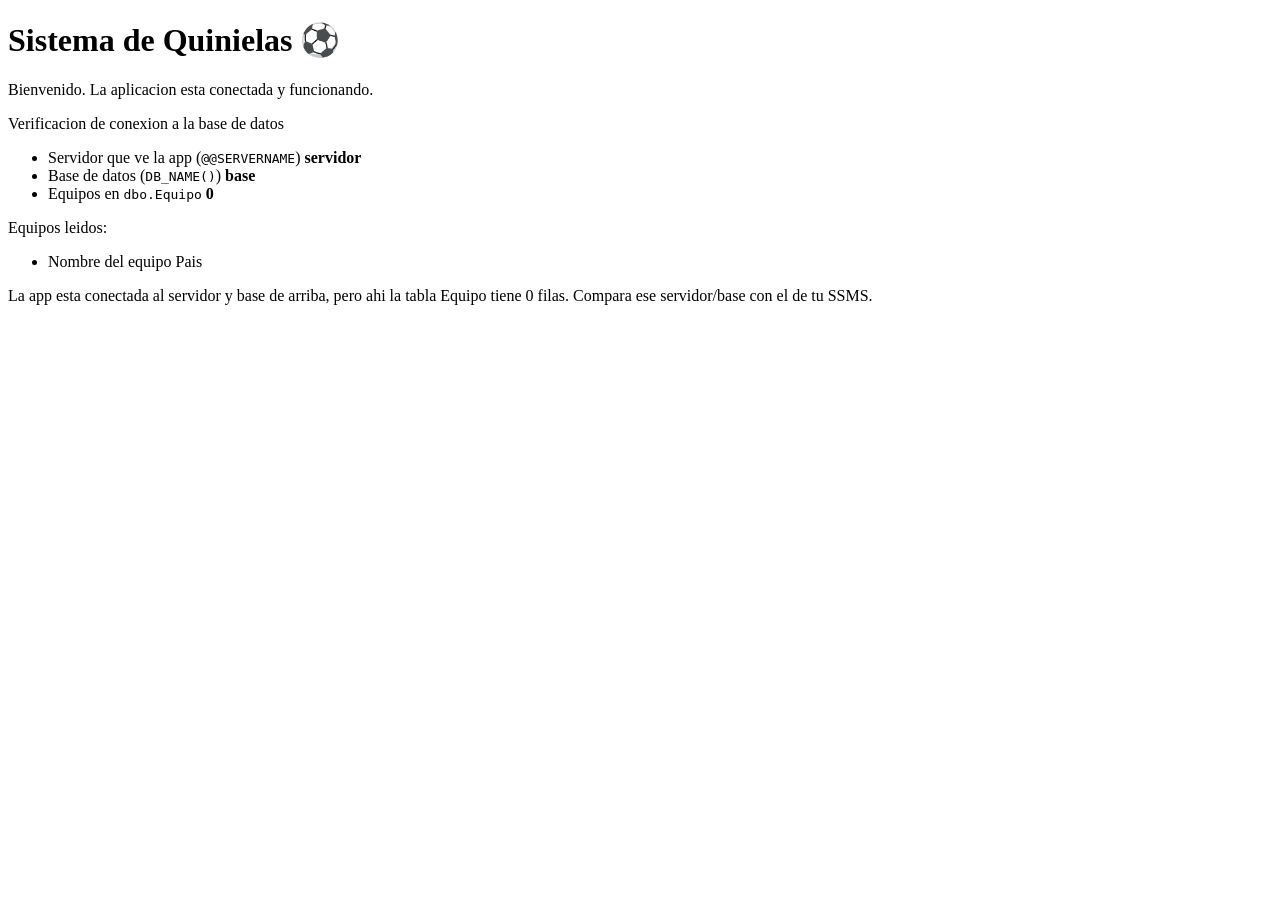
<file: src/main/resources/templates/index.html>
<!DOCTYPE html>
<html lang="es" xmlns:th="http://www.thymeleaf.org">

<head th:replace="~{fragments :: head('Inicio - Quiniela UNA')}"></head>

<body>
<nav th:replace="~{fragments :: navbar}"></nav>

<div class="container mt-4">
    <div th:replace="~{fragments :: alerts}"></div>

    <h1 class="fw-bold">Sistema de Quinielas &#9917;</h1>
    <p class="text-muted">Bienvenido. La aplicacion esta conectada y funcionando.</p>

    <div class="card mt-4 card-accent">
        <div class="card-header bg-dark text-white fw-semibold">Verificacion de conexion a la base de datos</div>
        <div class="card-body">
            <ul class="list-group mb-3">
                <li class="list-group-item d-flex justify-content-between">
                    <span><i class="bi bi-circle-fill text-success me-2" style="font-size:.55rem;vertical-align:middle"></i>Servidor que ve la app (<code>@@SERVERNAME</code>)</span>
                    <strong th:text="${conexion.servidor}">servidor</strong>
                </li>
                <li class="list-group-item d-flex justify-content-between">
                    <span><i class="bi bi-circle-fill text-success me-2" style="font-size:.55rem;vertical-align:middle"></i>Base de datos (<code>DB_NAME()</code>)</span>
                    <strong th:text="${conexion.base}">base</strong>
                </li>
                <li class="list-group-item d-flex justify-content-between">
                    <span><i class="bi bi-circle-fill text-success me-2" style="font-size:.55rem;vertical-align:middle"></i>Equipos en <code>dbo.Equipo</code></span>
                    <strong th:text="${conexion.totalEquipos}">0</strong>
                </li>
            </ul>

            <p>Equipos leidos:</p>

            <ul class="list-group" th:if="${not #lists.isEmpty(equipos)}">
                <li class="list-group-item d-flex justify-content-between align-items-center"
                    th:each="e : ${equipos}">
                    <span th:text="${e.nombre}">Nombre del equipo</span>
                    <span class="badge bg-success bg-opacity-10 text-success border border-success" th:text="${e.pais}">Pais</span>
                </li>
            </ul>

            <div class="alert alert-warning mb-0" th:if="${#lists.isEmpty(equipos)}">
                La app esta conectada al servidor y base de arriba, pero ahi la tabla
                Equipo tiene 0 filas. Compara ese servidor/base con el de tu SSMS.
            </div>
        </div>
    </div>
</div>

<footer th:replace="~{fragments :: footer}"></footer>
</body>
</html>
</file>
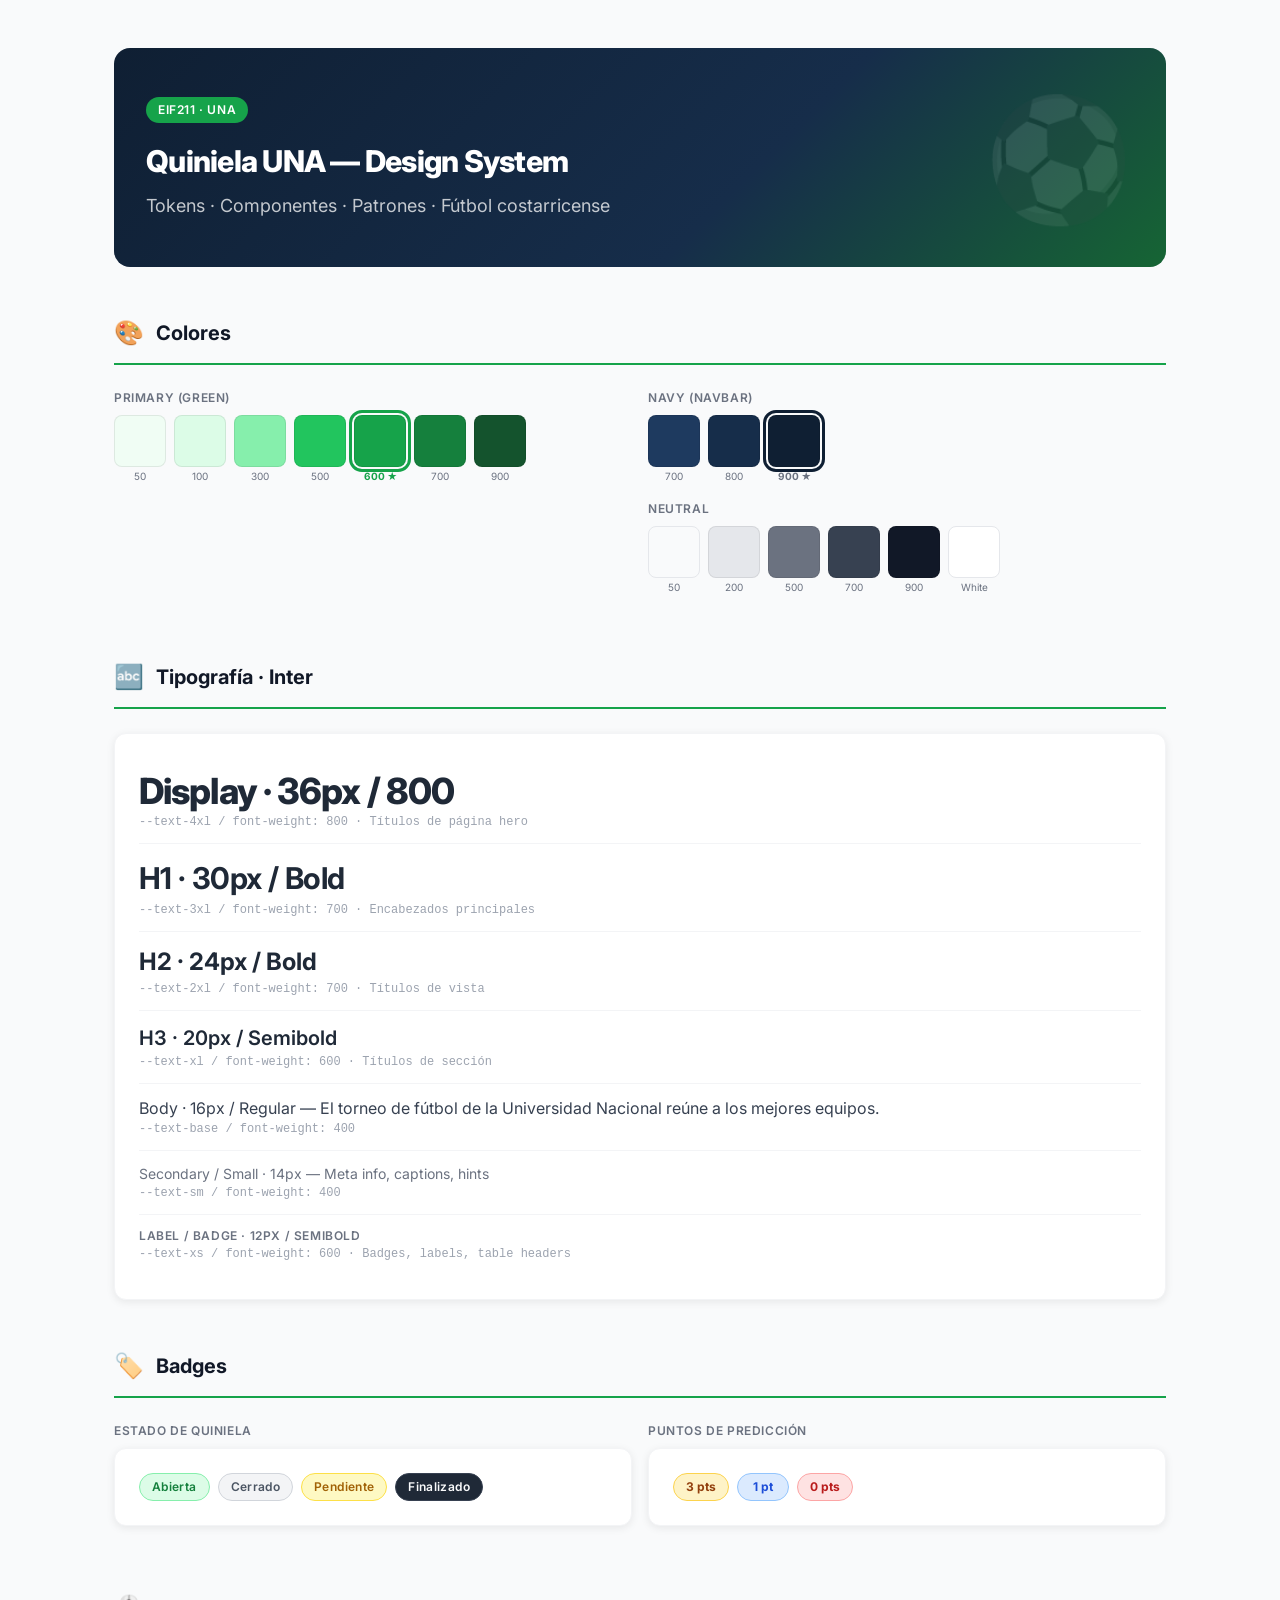
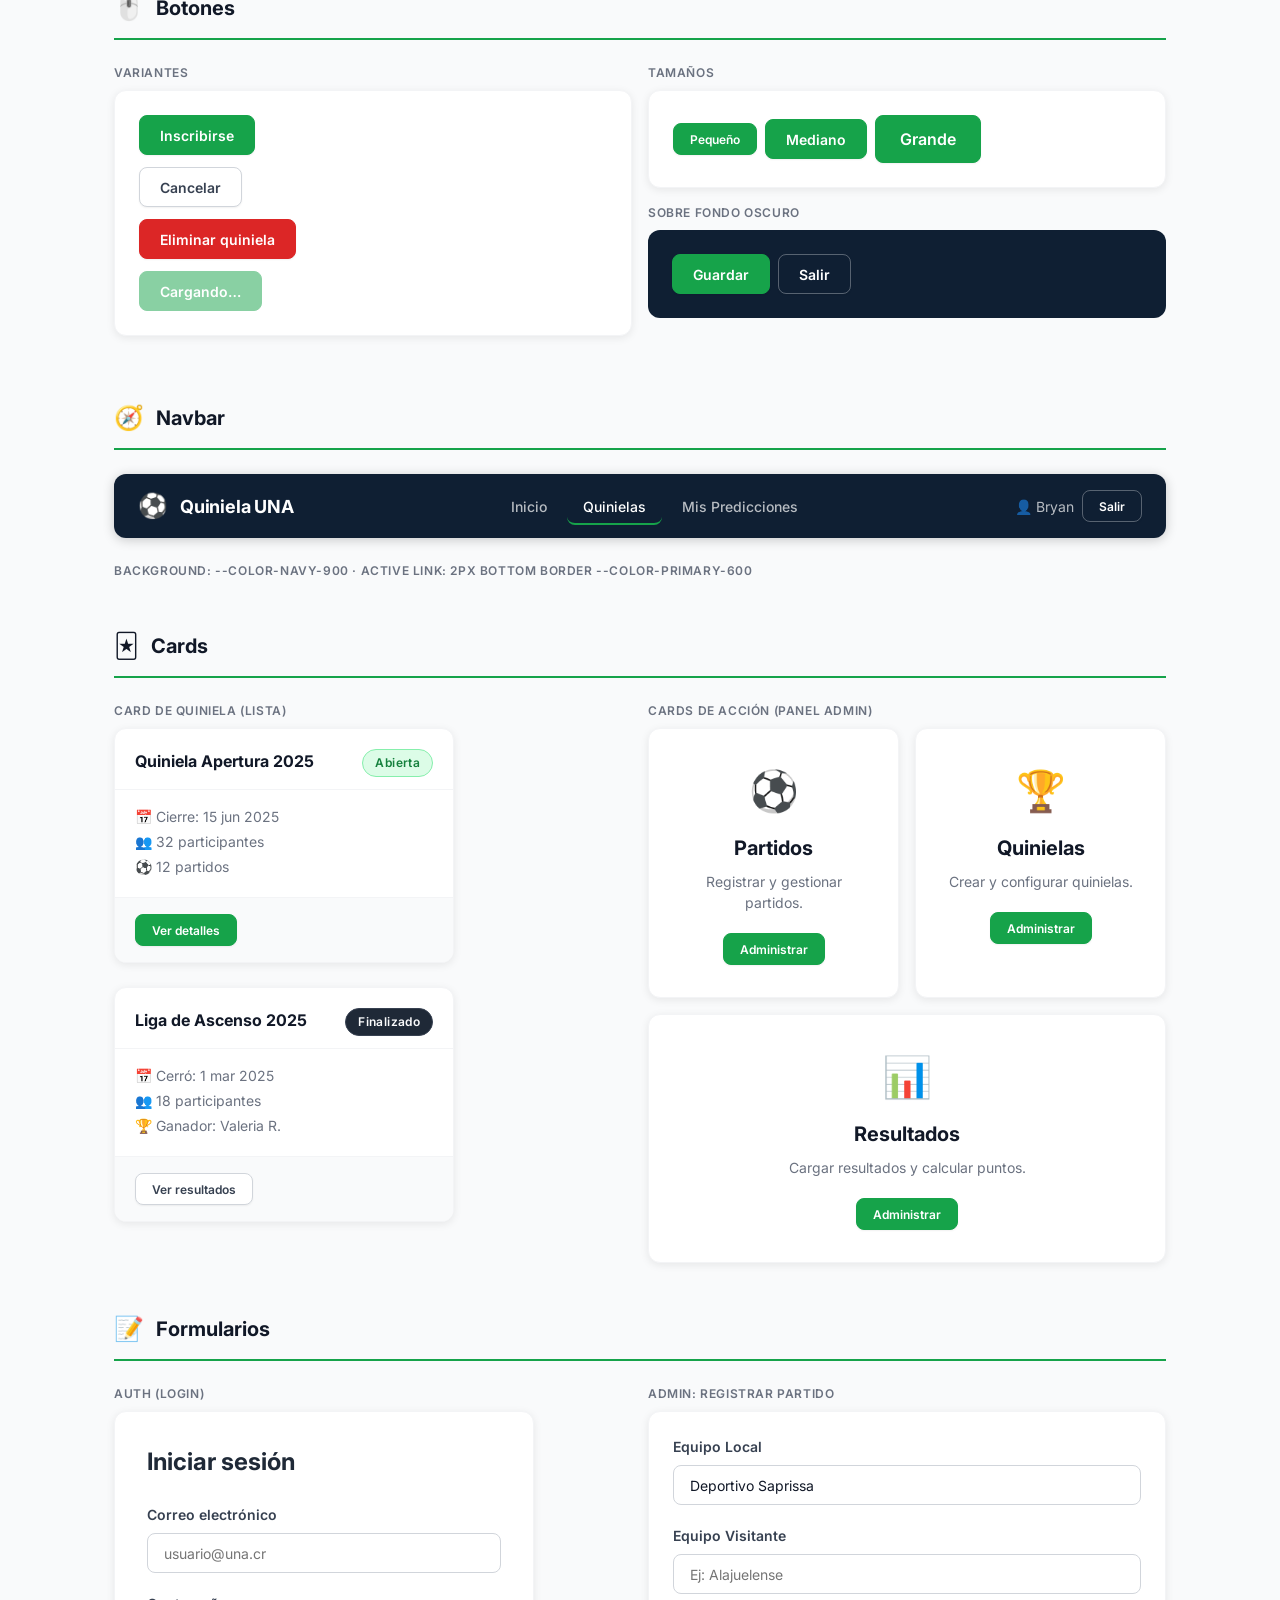
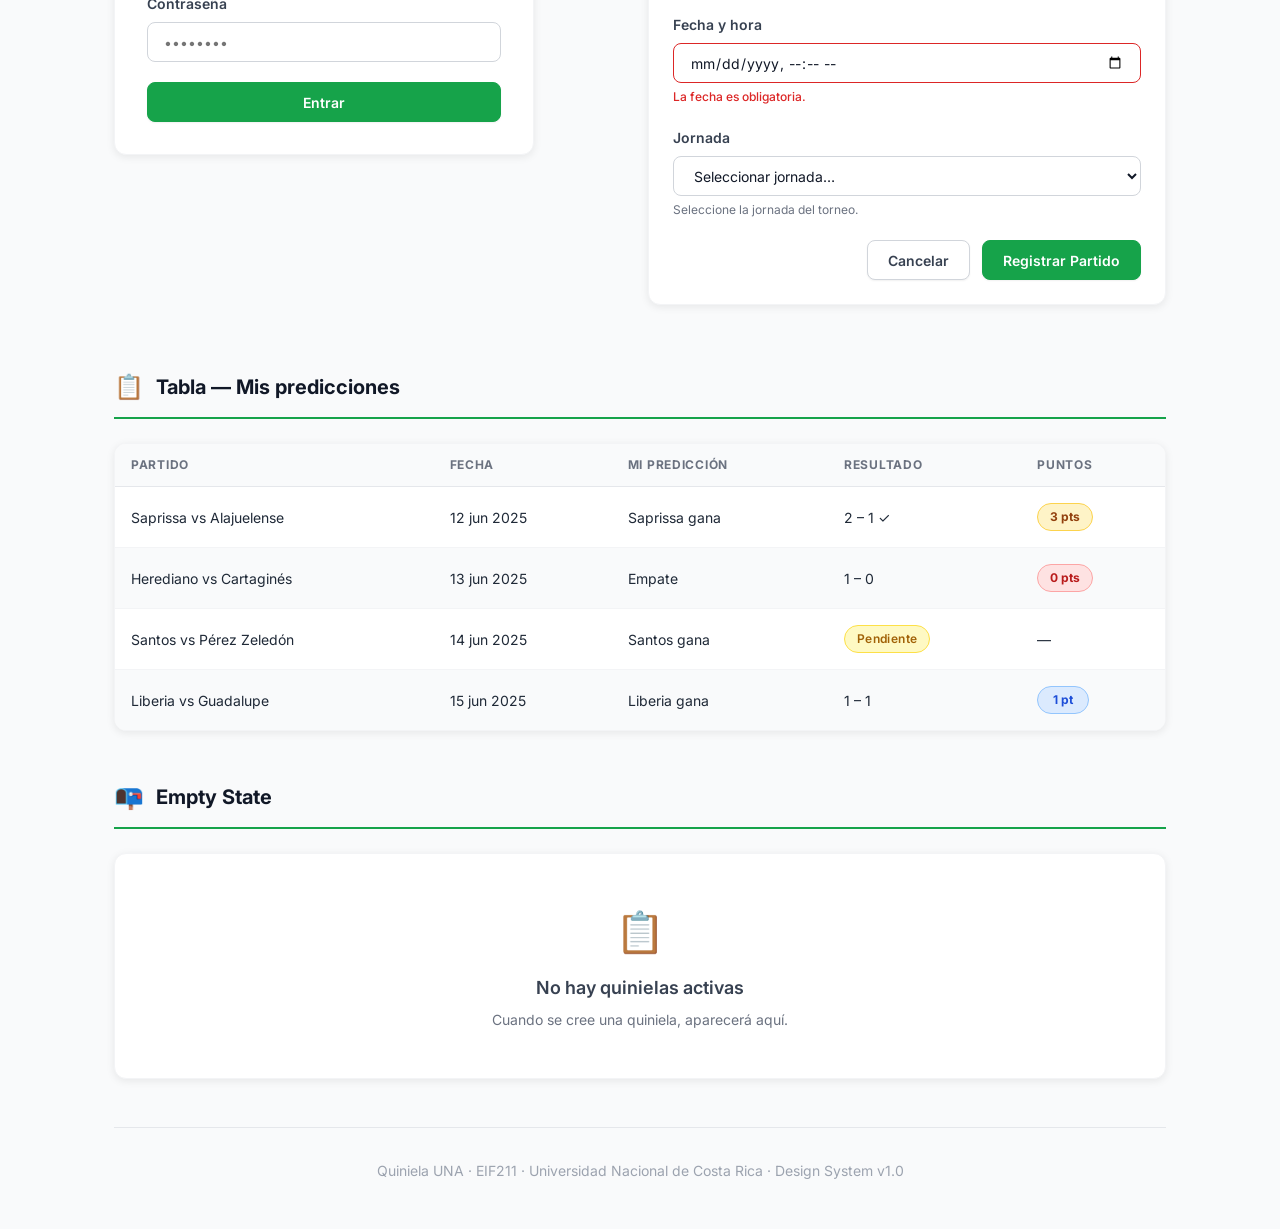
<file: design-system-showcase.html>
<!DOCTYPE html>
<html lang="es">
<head>
<meta charset="UTF-8">
<meta name="viewport" content="width=device-width, initial-scale=1.0">
<title>Quiniela UNA — Design System</title>
<link rel="preconnect" href="https://fonts.googleapis.com">
<link href="https://fonts.googleapis.com/css2?family=Inter:wght@400;500;600;700;800&display=swap" rel="stylesheet">
<style>
/* ================================================================
   DESIGN TOKENS
================================================================ */
:root {
  --color-primary-50:  #f0fdf4;
  --color-primary-100: #dcfce7;
  --color-primary-200: #bbf7d0;
  --color-primary-300: #86efac;
  --color-primary-400: #4ade80;
  --color-primary-500: #22c55e;
  --color-primary-600: #16a34a;
  --color-primary-700: #15803d;
  --color-primary-800: #166534;
  --color-primary-900: #14532d;

  --color-navy-700: #1e3a5f;
  --color-navy-800: #162d4a;
  --color-navy-900: #0f1f33;

  --color-white:    #ffffff;
  --color-gray-50:  #f9fafb;
  --color-gray-100: #f3f4f6;
  --color-gray-200: #e5e7eb;
  --color-gray-300: #d1d5db;
  --color-gray-400: #9ca3af;
  --color-gray-500: #6b7280;
  --color-gray-600: #4b5563;
  --color-gray-700: #374151;
  --color-gray-800: #1f2937;
  --color-gray-900: #111827;

  --badge-abierta-bg:   #dcfce7; --badge-abierta-text:    #15803d; --badge-abierta-border:  #86efac;
  --badge-cerrado-bg:   #f3f4f6; --badge-cerrado-text:    #4b5563; --badge-cerrado-border:  #d1d5db;
  --badge-pendiente-bg: #fef9c3; --badge-pendiente-text:  #a16207; --badge-pendiente-border:#fde047;
  --badge-finalizado-bg:#1f2937; --badge-finalizado-text: #f9fafb; --badge-finalizado-border:#374151;

  --badge-1pt-bg:   #dbeafe; --badge-1pt-text:   #1d4ed8; --badge-1pt-border:  #93c5fd;
  --badge-3pt-bg:   #fef3c7; --badge-3pt-text:   #92400e; --badge-3pt-border:  #fcd34d;
  --badge-0pt-bg:   #fee2e2; --badge-0pt-text:   #b91c1c; --badge-0pt-border:  #fca5a5;

  --font-sans: 'Inter', 'Segoe UI', system-ui, sans-serif;
  --text-xs:   0.75rem;
  --text-sm:   0.875rem;
  --text-base: 1rem;
  --text-lg:   1.125rem;
  --text-xl:   1.25rem;
  --text-2xl:  1.5rem;
  --text-3xl:  1.875rem;

  --space-1:  0.25rem; --space-2:  0.5rem;  --space-3:  0.75rem;
  --space-4:  1rem;    --space-5:  1.25rem; --space-6:  1.5rem;
  --space-8:  2rem;    --space-10: 2.5rem;  --space-12: 3rem;
  --space-16: 4rem;

  --radius-sm:   0.25rem; --radius-md:   0.5rem;
  --radius-lg:   0.75rem; --radius-xl:   1rem;
  --radius-full: 9999px;

  --shadow-card: 0 2px 8px 0 rgb(0 0 0 / 0.08);
  --shadow-md:   0 4px 6px -1px rgb(0 0 0 / 0.10), 0 2px 4px -2px rgb(0 0 0 / 0.10);
  --shadow-nav:  0 2px 12px 0 rgb(0 0 0 / 0.20);
  --duration-slow: 300ms;
  --ease-default: cubic-bezier(0.4, 0, 0.2, 1);
}

/* ================================================================
   BASE
================================================================ */
*, *::before, *::after { box-sizing: border-box; margin: 0; padding: 0; }
body {
  font-family: var(--font-sans);
  font-size: var(--text-base);
  color: var(--color-gray-800);
  background: var(--color-gray-50);
  line-height: 1.5;
}
a { color: inherit; text-decoration: none; }

/* ================================================================
   SHOWCASE LAYOUT
================================================================ */
.ds-page { max-width: 1100px; margin: 0 auto; padding: var(--space-12) var(--space-6); }
.ds-hero {
  background: linear-gradient(135deg, var(--color-navy-900) 0%, var(--color-navy-800) 60%, var(--color-primary-800) 100%);
  color: var(--color-white);
  padding: var(--space-12) var(--space-8);
  border-radius: var(--radius-xl);
  margin-bottom: var(--space-12);
  position: relative; overflow: hidden;
}
.ds-hero::after {
  content: '⚽'; font-size: 120px; position: absolute;
  right: var(--space-8); top: 50%; transform: translateY(-50%);
  opacity: 0.10; pointer-events: none;
}
.ds-hero h1 { font-size: var(--text-3xl); font-weight: 800; letter-spacing: -0.025em; }
.ds-hero p  { font-size: var(--text-lg); opacity: 0.75; margin-top: var(--space-2); }
.ds-tag {
  display: inline-block;
  background: var(--color-primary-600);
  color: var(--color-white);
  font-size: var(--text-xs); font-weight: 600;
  padding: var(--space-1) var(--space-3);
  border-radius: var(--radius-full);
  letter-spacing: 0.05em; text-transform: uppercase;
  margin-bottom: var(--space-4);
}

.ds-section { margin-bottom: var(--space-12); }
.ds-section-title {
  font-size: var(--text-xl); font-weight: 700;
  color: var(--color-gray-900);
  padding-bottom: var(--space-3);
  border-bottom: 2px solid var(--color-primary-600);
  margin-bottom: var(--space-6);
  display: flex; align-items: center; gap: var(--space-3);
}
.ds-section-title span { font-size: 1.2em; }
.ds-row  { display: flex; flex-wrap: wrap; gap: var(--space-4); align-items: flex-start; }
.ds-col  { flex: 1 1 300px; }
.ds-label {
  font-size: var(--text-xs); font-weight: 600;
  color: var(--color-gray-500); letter-spacing: 0.05em;
  text-transform: uppercase; margin-bottom: var(--space-2);
}
.ds-swatch-row { display: flex; flex-wrap: wrap; gap: var(--space-2); margin-bottom: var(--space-4); }
.ds-swatch {
  width: 52px; height: 52px;
  border-radius: var(--radius-md);
  border: 1px solid rgb(0 0 0 / 0.08);
}
.ds-swatch-label { font-size: 10px; color: var(--color-gray-500); text-align: center; margin-top: 2px; }

/* ================================================================
   NAVBAR COMPONENT
================================================================ */
.navbar {
  background: var(--color-navy-900);
  box-shadow: var(--shadow-nav);
  padding: 0 var(--space-6);
  height: 64px;
  display: flex; align-items: center; justify-content: space-between;
  border-radius: var(--radius-lg);
  margin-bottom: var(--space-6);
}
.navbar__brand { display: flex; align-items: center; gap: var(--space-3); }
.navbar__logo  { font-size: 1.5rem; }
.navbar__title {
  color: var(--color-white); font-weight: 700;
  font-size: var(--text-lg); letter-spacing: -0.01em;
}
.navbar__links { display: flex; gap: var(--space-1); list-style: none; }
.navbar__link {
  color: rgb(255 255 255 / 0.7);
  font-size: var(--text-sm); font-weight: 500;
  padding: var(--space-2) var(--space-4);
  border-radius: var(--radius-md);
  transition: all 150ms var(--ease-default);
}
.navbar__link:hover { color: var(--color-white); background: rgb(255 255 255 / 0.08); }
.navbar__link--active {
  color: var(--color-white);
  border-bottom: 2px solid var(--color-primary-600);
}
.navbar__user { color: rgb(255 255 255 / 0.7); font-size: var(--text-sm); margin-right: var(--space-2); }

/* ================================================================
   BADGES — Status
================================================================ */
.badge {
  display: inline-flex; align-items: center;
  font-size: var(--text-xs); font-weight: 600;
  padding: var(--space-1) var(--space-3);
  border-radius: var(--radius-full);
  border: 1px solid transparent;
  letter-spacing: 0.03em;
  white-space: nowrap;
}
.badge--abierta   { background: var(--badge-abierta-bg);   color: var(--badge-abierta-text);   border-color: var(--badge-abierta-border);   }
.badge--cerrado   { background: var(--badge-cerrado-bg);   color: var(--badge-cerrado-text);   border-color: var(--badge-cerrado-border);   }
.badge--pendiente { background: var(--badge-pendiente-bg); color: var(--badge-pendiente-text); border-color: var(--badge-pendiente-border); }
.badge--finalizado{ background: var(--badge-finalizado-bg);color: var(--badge-finalizado-text);border-color: var(--badge-finalizado-border);}

/* Points badges */
.badge-pts {
  display: inline-flex; align-items: center; justify-content: center;
  font-size: var(--text-xs); font-weight: 700;
  padding: var(--space-1) var(--space-3);
  border-radius: var(--radius-full);
  border: 1px solid transparent;
  min-width: 52px;
}
.badge-pts--zero  { background: var(--badge-0pt-bg);  color: var(--badge-0pt-text);  border-color: var(--badge-0pt-border);  }
.badge-pts--one   { background: var(--badge-1pt-bg);  color: var(--badge-1pt-text);  border-color: var(--badge-1pt-border);  }
.badge-pts--three { background: var(--badge-3pt-bg);  color: var(--badge-3pt-text);  border-color: var(--badge-3pt-border);  }

/* ================================================================
   BUTTONS
================================================================ */
.btn {
  display: inline-flex; align-items: center; justify-content: center;
  gap: var(--space-2);
  font-family: var(--font-sans);
  font-size: var(--text-sm); font-weight: 600;
  padding: 0 var(--space-5);
  height: 40px;
  border-radius: var(--radius-md);
  border: 1.5px solid transparent;
  cursor: pointer;
  transition: all 150ms var(--ease-default);
  white-space: nowrap;
  box-shadow: 0 1px 2px rgb(0 0 0 / 0.06);
}
.btn:focus-visible {
  outline: 3px solid var(--color-primary-600);
  outline-offset: 2px;
}
.btn--primary {
  background: var(--color-primary-600); color: var(--color-white);
  border-color: var(--color-primary-600);
}
.btn--primary:hover { background: var(--color-primary-700); border-color: var(--color-primary-700); transform: translateY(-1px); box-shadow: var(--shadow-md); }
.btn--primary:active { transform: translateY(0); box-shadow: none; }

.btn--secondary {
  background: var(--color-white); color: var(--color-gray-700);
  border-color: var(--color-gray-300);
}
.btn--secondary:hover { background: var(--color-gray-50); border-color: var(--color-gray-400); }

.btn--ghost {
  background: transparent; color: var(--color-white);
  border-color: rgb(255 255 255 / 0.3);
}
.btn--ghost:hover { background: rgb(255 255 255 / 0.1); }

.btn--danger {
  background: #dc2626; color: var(--color-white); border-color: #dc2626;
}
.btn--danger:hover { background: #b91c1c; border-color: #b91c1c; }

.btn--sm  { height: 32px; padding: 0 var(--space-4); font-size: var(--text-xs); }
.btn--lg  { height: 48px; padding: 0 var(--space-6); font-size: var(--text-base); }
.btn:disabled { opacity: 0.5; cursor: not-allowed; transform: none !important; box-shadow: none !important; }

/* ================================================================
   CARDS
================================================================ */
.card {
  background: var(--color-white);
  border-radius: var(--radius-lg);
  box-shadow: var(--shadow-card);
  border: 1px solid var(--color-gray-100);
  transition: box-shadow var(--duration-slow) var(--ease-default),
              transform var(--duration-slow) var(--ease-default);
  overflow: hidden;
}
.card:hover { box-shadow: var(--shadow-md); transform: translateY(-2px); }

.card--quiniela { padding: 0; }
.card--quiniela .card__header {
  padding: var(--space-5) var(--space-5) var(--space-3);
  display: flex; justify-content: space-between; align-items: flex-start;
  border-bottom: 1px solid var(--color-gray-100);
}
.card__title { font-size: var(--text-base); font-weight: 700; color: var(--color-gray-900); }
.card--quiniela .card__body { padding: var(--space-4) var(--space-5); }
.card__meta { font-size: var(--text-sm); color: var(--color-gray-500); margin-bottom: var(--space-1); }
.card--quiniela .card__footer {
  padding: var(--space-4) var(--space-5);
  background: var(--color-gray-50);
  border-top: 1px solid var(--color-gray-100);
}

.card--action {
  padding: var(--space-8);
  text-align: center;
  cursor: pointer;
}
.card--action .card__icon { font-size: 2.5rem; margin-bottom: var(--space-3); }
.card--action .card__title { font-size: var(--text-xl); margin-bottom: var(--space-2); }
.card--action .card__description { color: var(--color-gray-500); font-size: var(--text-sm); margin-bottom: var(--space-5); }

.card--auth { max-width: 420px; padding: var(--space-8); }
.card--auth h2 { font-size: var(--text-2xl); font-weight: 700; margin-bottom: var(--space-6); }

/* ================================================================
   FORMS
================================================================ */
.form-group { margin-bottom: var(--space-5); }
.form-label {
  display: block;
  font-size: var(--text-sm); font-weight: 600;
  color: var(--color-gray-700);
  margin-bottom: var(--space-2);
}
.form-input,
.form-select {
  width: 100%;
  font-family: var(--font-sans);
  font-size: var(--text-sm);
  color: var(--color-gray-900);
  background: var(--color-white);
  border: 1.5px solid var(--color-gray-300);
  border-radius: var(--radius-md);
  padding: var(--space-2) var(--space-4);
  height: 40px;
  transition: border-color 150ms, box-shadow 150ms;
  outline: none;
}
.form-input:hover, .form-select:hover { border-color: var(--color-gray-400); }
.form-input:focus, .form-select:focus {
  border-color: var(--color-primary-600);
  box-shadow: 0 0 0 3px rgb(22 163 74 / 0.12);
}
.form-hint { font-size: var(--text-xs); color: var(--color-gray-500); margin-top: var(--space-1); }
.form-group--error .form-input { border-color: #dc2626; }
.form-group--error .form-input:focus { box-shadow: 0 0 0 3px rgb(220 38 38 / 0.12); }
.form-error { font-size: var(--text-xs); color: #dc2626; font-weight: 500; margin-top: var(--space-1); }

/* ================================================================
   TABLE
================================================================ */
.table-wrapper {
  background: var(--color-white);
  border-radius: var(--radius-lg);
  box-shadow: var(--shadow-card);
  border: 1px solid var(--color-gray-100);
  overflow: hidden;
}
.table { width: 100%; border-collapse: collapse; font-size: var(--text-sm); }
.table thead tr { background: var(--color-gray-50); }
.table thead th {
  padding: var(--space-3) var(--space-4);
  text-align: left;
  font-size: var(--text-xs); font-weight: 700;
  color: var(--color-gray-500);
  letter-spacing: 0.06em; text-transform: uppercase;
  border-bottom: 1px solid var(--color-gray-200);
}
.table tbody td { padding: var(--space-4); border-bottom: 1px solid var(--color-gray-100); }
.table tbody tr:last-child td { border-bottom: none; }
.table tbody tr:nth-child(even) { background: var(--color-gray-50); }
.table tbody tr:hover { background: var(--color-primary-50); }

/* ================================================================
   SHOWCASE HELPERS
================================================================ */
.demo-box {
  background: var(--color-white);
  border-radius: var(--radius-lg);
  box-shadow: var(--shadow-card);
  border: 1px solid var(--color-gray-100);
  padding: var(--space-6);
  margin-bottom: var(--space-4);
}
.demo-box--dark {
  background: var(--color-navy-900);
  padding: var(--space-6);
  border-radius: var(--radius-lg);
}
.token-grid {
  display: grid;
  grid-template-columns: repeat(auto-fill, minmax(120px, 1fr));
  gap: var(--space-3);
}
.token-item { text-align: center; }
.type-sample { padding: var(--space-3) 0; border-bottom: 1px solid var(--color-gray-100); }
.type-sample:last-child { border-bottom: none; }
.type-sample p { margin: 0; }
.type-meta { font-size: var(--text-xs); color: var(--color-gray-400); font-family: monospace; }
.chips { display: flex; flex-wrap: wrap; gap: var(--space-2); }
.empty-state {
  text-align: center;
  padding: var(--space-12) var(--space-8);
  color: var(--color-gray-500);
}
.empty-state__icon { font-size: 2.5rem; display: block; margin-bottom: var(--space-3); }
.empty-state__title { font-size: var(--text-lg); font-weight: 600; color: var(--color-gray-700); margin-bottom: var(--space-2); }
.empty-state__desc  { font-size: var(--text-sm); }
</style>
</head>
<body>

<!-- ========================================================
     SHOWCASE PAGE
======================================================== -->
<div class="ds-page">

  <!-- HERO -->
  <div class="ds-hero">
    <div class="ds-tag">EIF211 · UNA</div>
    <h1>Quiniela UNA — Design System</h1>
    <p>Tokens · Componentes · Patrones · Fútbol costarricense</p>
  </div>

  <!-- 1. COLORS -->
  <section class="ds-section">
    <h2 class="ds-section-title"><span>🎨</span> Colores</h2>
    <div class="ds-row">
      <div class="ds-col">
        <p class="ds-label">Primary (Green)</p>
        <div class="ds-swatch-row">
          <div class="token-item">
            <div class="ds-swatch" style="background:#f0fdf4"></div>
            <div class="ds-swatch-label">50</div>
          </div>
          <div class="token-item">
            <div class="ds-swatch" style="background:#dcfce7"></div>
            <div class="ds-swatch-label">100</div>
          </div>
          <div class="token-item">
            <div class="ds-swatch" style="background:#86efac"></div>
            <div class="ds-swatch-label">300</div>
          </div>
          <div class="token-item">
            <div class="ds-swatch" style="background:#22c55e"></div>
            <div class="ds-swatch-label">500</div>
          </div>
          <div class="token-item">
            <div class="ds-swatch" style="background:#16a34a; outline: 3px solid #16a34a; outline-offset: 2px;"></div>
            <div class="ds-swatch-label" style="font-weight:700; color: #16a34a;">600 ★</div>
          </div>
          <div class="token-item">
            <div class="ds-swatch" style="background:#15803d"></div>
            <div class="ds-swatch-label">700</div>
          </div>
          <div class="token-item">
            <div class="ds-swatch" style="background:#14532d"></div>
            <div class="ds-swatch-label">900</div>
          </div>
        </div>
      </div>
      <div class="ds-col">
        <p class="ds-label">Navy (Navbar)</p>
        <div class="ds-swatch-row">
          <div class="token-item">
            <div class="ds-swatch" style="background:#1e3a5f"></div>
            <div class="ds-swatch-label">700</div>
          </div>
          <div class="token-item">
            <div class="ds-swatch" style="background:#162d4a"></div>
            <div class="ds-swatch-label">800</div>
          </div>
          <div class="token-item">
            <div class="ds-swatch" style="background:#0f1f33; outline: 3px solid #0f1f33; outline-offset: 2px;"></div>
            <div class="ds-swatch-label" style="font-weight:700">900 ★</div>
          </div>
        </div>
        <p class="ds-label" style="margin-top:var(--space-4)">Neutral</p>
        <div class="ds-swatch-row">
          <div class="token-item"><div class="ds-swatch" style="background:#f9fafb; border:1px solid #e5e7eb"></div><div class="ds-swatch-label">50</div></div>
          <div class="token-item"><div class="ds-swatch" style="background:#e5e7eb"></div><div class="ds-swatch-label">200</div></div>
          <div class="token-item"><div class="ds-swatch" style="background:#6b7280"></div><div class="ds-swatch-label">500</div></div>
          <div class="token-item"><div class="ds-swatch" style="background:#374151"></div><div class="ds-swatch-label">700</div></div>
          <div class="token-item"><div class="ds-swatch" style="background:#111827"></div><div class="ds-swatch-label">900</div></div>
          <div class="token-item"><div class="ds-swatch" style="background:#ffffff; border:1px solid #e5e7eb"></div><div class="ds-swatch-label">White</div></div>
        </div>
      </div>
    </div>
  </section>

  <!-- 2. TYPOGRAPHY -->
  <section class="ds-section">
    <h2 class="ds-section-title"><span>🔤</span> Tipografía · Inter</h2>
    <div class="demo-box">
      <div class="type-sample">
        <p style="font-size:2.25rem; font-weight:800; letter-spacing:-0.025em; line-height:1.2">Display · 36px / 800</p>
        <p class="type-meta">--text-4xl / font-weight: 800 · Títulos de página hero</p>
      </div>
      <div class="type-sample">
        <p style="font-size:1.875rem; font-weight:700; letter-spacing:-0.02em">H1 · 30px / Bold</p>
        <p class="type-meta">--text-3xl / font-weight: 700 · Encabezados principales</p>
      </div>
      <div class="type-sample">
        <p style="font-size:1.5rem; font-weight:700">H2 · 24px / Bold</p>
        <p class="type-meta">--text-2xl / font-weight: 700 · Títulos de vista</p>
      </div>
      <div class="type-sample">
        <p style="font-size:1.25rem; font-weight:600">H3 · 20px / Semibold</p>
        <p class="type-meta">--text-xl / font-weight: 600 · Títulos de sección</p>
      </div>
      <div class="type-sample">
        <p style="font-size:1rem; font-weight:400; color:#374151">Body · 16px / Regular — El torneo de fútbol de la Universidad Nacional reúne a los mejores equipos.</p>
        <p class="type-meta">--text-base / font-weight: 400</p>
      </div>
      <div class="type-sample">
        <p style="font-size:0.875rem; font-weight:400; color:#6b7280">Secondary / Small · 14px — Meta info, captions, hints</p>
        <p class="type-meta">--text-sm / font-weight: 400</p>
      </div>
      <div class="type-sample">
        <p style="font-size:0.75rem; font-weight:600; letter-spacing:0.05em; text-transform:uppercase; color:#6b7280">LABEL / BADGE · 12px / Semibold</p>
        <p class="type-meta">--text-xs / font-weight: 600 · Badges, labels, table headers</p>
      </div>
    </div>
  </section>

  <!-- 3. BADGES -->
  <section class="ds-section">
    <h2 class="ds-section-title"><span>🏷️</span> Badges</h2>
    <div class="ds-row">
      <div class="ds-col">
        <p class="ds-label">Estado de quiniela</p>
        <div class="demo-box">
          <div class="chips">
            <span class="badge badge--abierta">Abierta</span>
            <span class="badge badge--cerrado">Cerrado</span>
            <span class="badge badge--pendiente">Pendiente</span>
            <span class="badge badge--finalizado">Finalizado</span>
          </div>
        </div>
      </div>
      <div class="ds-col">
        <p class="ds-label">Puntos de predicción</p>
        <div class="demo-box">
          <div class="chips">
            <span class="badge-pts badge-pts--three">3 pts</span>
            <span class="badge-pts badge-pts--one">1 pt</span>
            <span class="badge-pts badge-pts--zero">0 pts</span>
          </div>
        </div>
      </div>
    </div>
  </section>

  <!-- 4. BUTTONS -->
  <section class="ds-section">
    <h2 class="ds-section-title"><span>🖱️</span> Botones</h2>
    <div class="ds-row">
      <div class="ds-col">
        <p class="ds-label">Variantes</p>
        <div class="demo-box">
          <div class="chips" style="flex-direction:column; align-items:flex-start; gap:var(--space-3)">
            <button class="btn btn--primary">Inscribirse</button>
            <button class="btn btn--secondary">Cancelar</button>
            <button class="btn btn--danger">Eliminar quiniela</button>
            <button class="btn btn--primary" disabled>Cargando…</button>
          </div>
        </div>
      </div>
      <div class="ds-col">
        <p class="ds-label">Tamaños</p>
        <div class="demo-box">
          <div class="chips" style="align-items:center">
            <button class="btn btn--primary btn--sm">Pequeño</button>
            <button class="btn btn--primary">Mediano</button>
            <button class="btn btn--primary btn--lg">Grande</button>
          </div>
        </div>
        <p class="ds-label" style="margin-top:var(--space-4)">Sobre fondo oscuro</p>
        <div class="demo-box--dark">
          <div class="chips">
            <button class="btn btn--primary">Guardar</button>
            <button class="btn btn--ghost">Salir</button>
          </div>
        </div>
      </div>
    </div>
  </section>

  <!-- 5. NAVBAR -->
  <section class="ds-section">
    <h2 class="ds-section-title"><span>🧭</span> Navbar</h2>
    <nav class="navbar" aria-label="Navegación principal">
      <div class="navbar__brand">
        <span class="navbar__logo">⚽</span>
        <span class="navbar__title">Quiniela UNA</span>
      </div>
      <ul class="navbar__links">
        <li><a class="navbar__link" href="#">Inicio</a></li>
        <li><a class="navbar__link navbar__link--active" href="#">Quinielas</a></li>
        <li><a class="navbar__link" href="#">Mis Predicciones</a></li>
      </ul>
      <div style="display:flex; align-items:center">
        <span class="navbar__user">👤 Bryan</span>
        <button class="btn btn--ghost btn--sm">Salir</button>
      </div>
    </nav>
    <p class="ds-label" style="margin-top:var(--space-2)">background: --color-navy-900 · active link: 2px bottom border --color-primary-600</p>
  </section>

  <!-- 6. CARDS -->
  <section class="ds-section">
    <h2 class="ds-section-title"><span>🃏</span> Cards</h2>
    <div class="ds-row">
      <!-- Quiniela card -->
      <div class="ds-col">
        <p class="ds-label">Card de quiniela (lista)</p>
        <div class="card card--quiniela" style="max-width:340px">
          <div class="card__header">
            <h2 class="card__title">Quiniela Apertura 2025</h2>
            <span class="badge badge--abierta">Abierta</span>
          </div>
          <div class="card__body">
            <p class="card__meta">📅 Cierre: 15 jun 2025</p>
            <p class="card__meta">👥 32 participantes</p>
            <p class="card__meta">⚽ 12 partidos</p>
          </div>
          <div class="card__footer">
            <button class="btn btn--primary btn--sm">Ver detalles</button>
          </div>
        </div>
        <br>
        <div class="card card--quiniela" style="max-width:340px">
          <div class="card__header">
            <h2 class="card__title">Liga de Ascenso 2025</h2>
            <span class="badge badge--finalizado">Finalizado</span>
          </div>
          <div class="card__body">
            <p class="card__meta">📅 Cerró: 1 mar 2025</p>
            <p class="card__meta">👥 18 participantes</p>
            <p class="card__meta">🏆 Ganador: Valeria R.</p>
          </div>
          <div class="card__footer">
            <button class="btn btn--secondary btn--sm">Ver resultados</button>
          </div>
        </div>
      </div>
      <!-- Admin action cards -->
      <div class="ds-col">
        <p class="ds-label">Cards de acción (panel admin)</p>
        <div style="display:grid; grid-template-columns: 1fr 1fr; gap:var(--space-4)">
          <div class="card card--action">
            <div class="card__icon">⚽</div>
            <h3 class="card__title">Partidos</h3>
            <p class="card__description">Registrar y gestionar partidos.</p>
            <button class="btn btn--primary btn--sm">Administrar</button>
          </div>
          <div class="card card--action">
            <div class="card__icon">🏆</div>
            <h3 class="card__title">Quinielas</h3>
            <p class="card__description">Crear y configurar quinielas.</p>
            <button class="btn btn--primary btn--sm">Administrar</button>
          </div>
          <div class="card card--action" style="grid-column: 1/-1">
            <div class="card__icon">📊</div>
            <h3 class="card__title">Resultados</h3>
            <p class="card__description">Cargar resultados y calcular puntos.</p>
            <button class="btn btn--primary btn--sm">Administrar</button>
          </div>
        </div>
      </div>
    </div>
  </section>

  <!-- 7. FORMS -->
  <section class="ds-section">
    <h2 class="ds-section-title"><span>📝</span> Formularios</h2>
    <div class="ds-row">
      <div class="ds-col">
        <p class="ds-label">Auth (Login)</p>
        <div class="card card--auth">
          <h2>Iniciar sesión</h2>
          <div class="form-group">
            <label class="form-label" for="email">Correo electrónico</label>
            <input class="form-input" id="email" type="email" placeholder="usuario@una.cr">
          </div>
          <div class="form-group">
            <label class="form-label" for="pass">Contraseña</label>
            <input class="form-input" id="pass" type="password" placeholder="••••••••">
          </div>
          <button class="btn btn--primary" style="width:100%">Entrar</button>
        </div>
      </div>
      <div class="ds-col">
        <p class="ds-label">Admin: Registrar partido</p>
        <div class="demo-box">
          <div class="form-group">
            <label class="form-label" for="local">Equipo Local</label>
            <input class="form-input" id="local" type="text" value="Deportivo Saprissa">
          </div>
          <div class="form-group">
            <label class="form-label" for="visita">Equipo Visitante</label>
            <input class="form-input" id="visita" type="text" placeholder="Ej: Alajuelense">
          </div>
          <div class="form-group form-group--error">
            <label class="form-label" for="fecha2">Fecha y hora</label>
            <input class="form-input" id="fecha2" type="datetime-local">
            <span class="form-error" role="alert">La fecha es obligatoria.</span>
          </div>
          <div class="form-group">
            <label class="form-label" for="jornada">Jornada</label>
            <select class="form-select" id="jornada">
              <option value="">Seleccionar jornada…</option>
              <option>Jornada 1</option>
              <option>Jornada 2</option>
            </select>
            <span class="form-hint">Seleccione la jornada del torneo.</span>
          </div>
          <div style="display:flex; gap:var(--space-3); justify-content:flex-end">
            <button class="btn btn--secondary">Cancelar</button>
            <button class="btn btn--primary">Registrar Partido</button>
          </div>
        </div>
      </div>
    </div>
  </section>

  <!-- 8. TABLE -->
  <section class="ds-section">
    <h2 class="ds-section-title"><span>📋</span> Tabla — Mis predicciones</h2>
    <div class="table-wrapper">
      <table class="table" aria-label="Mis predicciones">
        <thead>
          <tr>
            <th scope="col">Partido</th>
            <th scope="col">Fecha</th>
            <th scope="col">Mi predicción</th>
            <th scope="col">Resultado</th>
            <th scope="col">Puntos</th>
          </tr>
        </thead>
        <tbody>
          <tr>
            <td>Saprissa vs Alajuelense</td>
            <td>12 jun 2025</td>
            <td>Saprissa gana</td>
            <td>2 – 1 ✓</td>
            <td><span class="badge-pts badge-pts--three">3 pts</span></td>
          </tr>
          <tr>
            <td>Herediano vs Cartaginés</td>
            <td>13 jun 2025</td>
            <td>Empate</td>
            <td>1 – 0</td>
            <td><span class="badge-pts badge-pts--zero">0 pts</span></td>
          </tr>
          <tr>
            <td>Santos vs Pérez Zeledón</td>
            <td>14 jun 2025</td>
            <td>Santos gana</td>
            <td><span class="badge badge--pendiente">Pendiente</span></td>
            <td>—</td>
          </tr>
          <tr>
            <td>Liberia vs Guadalupe</td>
            <td>15 jun 2025</td>
            <td>Liberia gana</td>
            <td>1 – 1</td>
            <td><span class="badge-pts badge-pts--one">1 pt</span></td>
          </tr>
        </tbody>
      </table>
    </div>
  </section>

  <!-- 9. EMPTY STATE -->
  <section class="ds-section">
    <h2 class="ds-section-title"><span>📭</span> Empty State</h2>
    <div class="card">
      <div class="empty-state">
        <span class="empty-state__icon">📋</span>
        <p class="empty-state__title">No hay quinielas activas</p>
        <p class="empty-state__desc">Cuando se cree una quiniela, aparecerá aquí.</p>
      </div>
    </div>
  </section>

  <!-- FOOTER -->
  <footer style="text-align:center; color:var(--color-gray-400); font-size:var(--text-sm); padding-top:var(--space-8); border-top:1px solid var(--color-gray-200)">
    Quiniela UNA · EIF211 · Universidad Nacional de Costa Rica · Design System v1.0
  </footer>

</div>
</body>
</html>
</file>
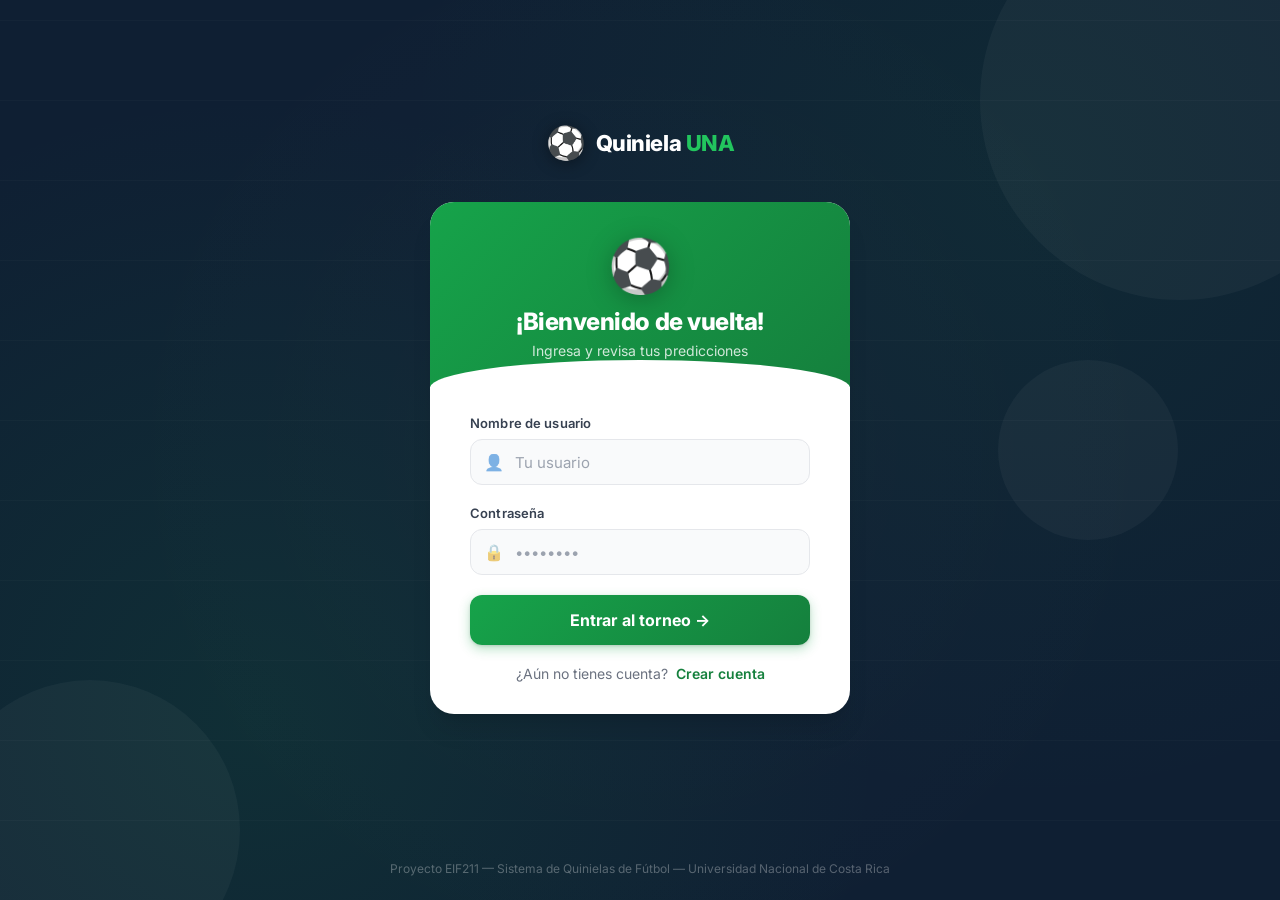
<file: login-redesign-preview.html>
<!DOCTYPE html>
<html lang="es">
<head>
<meta charset="UTF-8">
<meta name="viewport" content="width=device-width, initial-scale=1.0">
<title>Quiniela UNA — Iniciar sesión</title>
<link rel="preconnect" href="https://fonts.googleapis.com">
<link href="https://fonts.googleapis.com/css2?family=Inter:wght@400;500;600;700;800&display=swap" rel="stylesheet">
<style>
/* ── Tokens ─────────────────────────────────────────────── */
:root {
  --green-50:  #f0fdf4; --green-100: #dcfce7; --green-200: #bbf7d0;
  --green-500: #22c55e; --green-600: #16a34a; --green-700: #15803d;
  --green-800: #166534; --green-900: #14532d;
  --navy-800:  #162d4a; --navy-900:  #0f1f33;
  --gray-50:   #f9fafb; --gray-100:  #f3f4f6; --gray-200:  #e5e7eb;
  --gray-300:  #d1d5db; --gray-400:  #9ca3af; --gray-500:  #6b7280;
  --gray-600:  #4b5563; --gray-700:  #374151; --gray-800:  #1f2937;
  --white: #ffffff;
  --font: 'Inter', 'Segoe UI', system-ui, sans-serif;
  --radius-md: 0.5rem; --radius-lg: 0.75rem; --radius-xl: 1rem; --radius-2xl: 1.5rem; --radius-full: 9999px;
  --shadow-card: 0 2px 8px rgb(0 0 0 / 0.08);
  --shadow-lg: 0 10px 15px -3px rgb(0 0 0 / 0.10), 0 4px 6px -4px rgb(0 0 0 / 0.10);
  --shadow-xl: 0 20px 25px -5px rgb(0 0 0 / 0.10), 0 8px 10px -6px rgb(0 0 0 / 0.10);
}

/* ── Reset ──────────────────────────────────────────────── */
*, *::before, *::after { box-sizing: border-box; margin: 0; padding: 0; }
body {
  font-family: var(--font);
  min-height: 100vh;
  display: flex;
  flex-direction: column;
  background: var(--navy-900);
  /* Subtle pitch pattern overlay */
  background-image:
    radial-gradient(circle at 20% 80%, rgb(22 163 74 / 0.12) 0%, transparent 50%),
    radial-gradient(circle at 80% 20%, rgb(22 163 74 / 0.08) 0%, transparent 50%),
    radial-gradient(circle at 50% 50%, rgb(255 255 255 / 0.02) 0%, transparent 70%);
}

/* ── Pitch lines decoration ─────────────────────────────── */
body::before {
  content: '';
  position: fixed; inset: 0;
  background-image:
    repeating-linear-gradient(
      0deg,
      transparent,
      transparent 79px,
      rgb(255 255 255 / 0.025) 79px,
      rgb(255 255 255 / 0.025) 80px
    );
  pointer-events: none;
  z-index: 0;
}

/* ── Layout ─────────────────────────────────────────────── */
.page {
  position: relative; z-index: 1;
  flex: 1;
  display: flex;
  flex-direction: column;
  align-items: center;
  justify-content: center;
  padding: 2rem 1rem;
}

/* ── Brand strip (top) ──────────────────────────────────── */
.brand-strip {
  display: flex;
  align-items: center;
  gap: 0.625rem;
  margin-bottom: 2.5rem;
}
.brand-strip__logo {
  font-size: 2rem;
  filter: drop-shadow(0 2px 8px rgb(0 0 0 / 0.40));
}
.brand-strip__name {
  font-size: 1.375rem;
  font-weight: 800;
  letter-spacing: -0.02em;
  color: var(--white);
}
.brand-strip__name span {
  color: var(--green-500);
}

/* ── Card ───────────────────────────────────────────────── */
.card {
  width: 100%;
  max-width: 420px;
  background: var(--white);
  border-radius: var(--radius-2xl);
  box-shadow: var(--shadow-xl);
  overflow: hidden;
}

/* Card header — green accent band */
.card__head {
  background: linear-gradient(135deg, var(--green-600) 0%, var(--green-700) 100%);
  padding: 2rem 2.5rem 1.75rem;
  text-align: center;
  position: relative;
  overflow: hidden;
}
.card__head::after {
  content: '';
  position: absolute;
  bottom: -1px; left: 0; right: 0;
  height: 28px;
  background: var(--white);
  border-radius: 50% 50% 0 0 / 100% 100% 0 0;
}
.card__head-ball {
  font-size: 3.25rem;
  display: block;
  margin-bottom: 0.625rem;
  filter: drop-shadow(0 4px 12px rgb(0 0 0 / 0.25));
  position: relative; z-index: 1;
}
.card__head-title {
  font-size: 1.5rem;
  font-weight: 800;
  color: var(--white);
  letter-spacing: -0.02em;
  position: relative; z-index: 1;
}
.card__head-sub {
  font-size: 0.875rem;
  color: rgb(255 255 255 / 0.80);
  margin-top: 0.375rem;
  position: relative; z-index: 1;
}

/* Card body */
.card__body {
  padding: 1.75rem 2.5rem 2rem;
}

/* ── Form ───────────────────────────────────────────────── */
.form-group { margin-bottom: 1.25rem; }
.form-label {
  display: block;
  font-size: 0.8125rem;
  font-weight: 600;
  color: var(--gray-700);
  margin-bottom: 0.5rem;
  letter-spacing: 0.01em;
}
.form-input-wrap {
  position: relative;
}
.form-input-icon {
  position: absolute;
  left: 0.875rem;
  top: 50%;
  transform: translateY(-50%);
  font-size: 1rem;
  pointer-events: none;
  opacity: 0.55;
}
.form-input {
  width: 100%;
  font-family: var(--font);
  font-size: 0.9375rem;
  color: var(--gray-900, #111827);
  background: var(--gray-50);
  border: 1.5px solid var(--gray-200);
  border-radius: var(--radius-lg);
  padding: 0.6875rem 1rem 0.6875rem 2.75rem;
  height: 46px;
  transition: border-color 150ms, box-shadow 150ms, background 150ms;
  outline: none;
}
.form-input::placeholder { color: var(--gray-400); }
.form-input:hover  { border-color: var(--gray-300); background: var(--white); }
.form-input:focus  {
  border-color: var(--green-600);
  background: var(--white);
  box-shadow: 0 0 0 3px rgb(22 163 74 / 0.12);
}

/* ── Divider ─────────────────────────────────────────────── */
.divider {
  display: flex; align-items: center; gap: 0.75rem;
  margin: 1.5rem 0 1.25rem;
}
.divider::before, .divider::after {
  content: '';
  flex: 1;
  height: 1px;
  background: var(--gray-200);
}
.divider span { font-size: 0.75rem; color: var(--gray-400); white-space: nowrap; }

/* ── CTA Button ─────────────────────────────────────────── */
.btn-primary {
  display: flex; align-items: center; justify-content: center; gap: 0.5rem;
  width: 100%;
  font-family: var(--font);
  font-size: 1rem;
  font-weight: 700;
  color: var(--white);
  background: linear-gradient(135deg, var(--green-600) 0%, var(--green-700) 100%);
  border: none;
  border-radius: var(--radius-lg);
  height: 50px;
  cursor: pointer;
  letter-spacing: 0.01em;
  box-shadow: 0 1px 3px rgb(0 0 0 / 0.12), 0 4px 12px rgb(22 163 74 / 0.30);
  transition: all 150ms cubic-bezier(0.4, 0, 0.2, 1);
  text-decoration: none;
}
.btn-primary:hover {
  background: linear-gradient(135deg, var(--green-700) 0%, var(--green-800) 100%);
  box-shadow: 0 2px 6px rgb(0 0 0 / 0.15), 0 6px 20px rgb(22 163 74 / 0.35);
  transform: translateY(-1px);
}
.btn-primary:active { transform: translateY(0); box-shadow: none; }
.btn-primary:focus-visible { outline: 3px solid var(--green-600); outline-offset: 2px; }

/* ── Register link ──────────────────────────────────────── */
.register-row {
  text-align: center;
  margin-top: 1.25rem;
  font-size: 0.875rem;
  color: var(--gray-500);
}
.register-row a {
  color: var(--green-700);
  font-weight: 600;
  text-decoration: none;
  transition: color 150ms;
}
.register-row a:hover { color: var(--green-600); text-decoration: underline; }

/* ── Footer ─────────────────────────────────────────────── */
footer {
  position: relative; z-index: 1;
  padding: 1.5rem;
  text-align: center;
  font-size: 0.75rem;
  color: rgb(255 255 255 / 0.30);
}

/* ── Error alert (Spring Security) ─────────────────────── */
.alert-error {
  display: flex; align-items: flex-start; gap: 0.625rem;
  background: #fef2f2;
  border: 1.5px solid #fca5a5;
  border-radius: var(--radius-lg);
  padding: 0.75rem 1rem;
  margin-bottom: 1.25rem;
  font-size: 0.8125rem;
  color: #b91c1c;
  font-weight: 500;
}
.alert-error__icon { font-size: 1rem; flex-shrink: 0; margin-top: 1px; }

/* ── Decorative dots (background flavor) ────────────────── */
.bg-dots {
  position: fixed; inset: 0; pointer-events: none; z-index: 0; overflow: hidden;
}
.bg-dots span {
  position: absolute;
  border-radius: 50%;
  background: rgb(255 255 255 / 0.04);
}
</style>
</head>
<body>

<!-- Background dots -->
<div class="bg-dots" aria-hidden="true">
  <span style="width:400px;height:400px;top:-100px;right:-100px;"></span>
  <span style="width:300px;height:300px;bottom:-80px;left:-60px;"></span>
  <span style="width:180px;height:180px;top:40%;right:8%;"></span>
</div>

<main class="page">

  <!-- Brand above card -->
  <div class="brand-strip" aria-label="Quiniela UNA">
    <span class="brand-strip__logo" aria-hidden="true">⚽</span>
    <span class="brand-strip__name">Quiniela <span>UNA</span></span>
  </div>

  <!-- Login card -->
  <div class="card" role="main">

    <!-- Green header -->
    <div class="card__head">
      <span class="card__head-ball" aria-hidden="true">⚽</span>
      <h1 class="card__head-title">¡Bienvenido de vuelta!</h1>
      <p class="card__head-sub">Ingresa y revisa tus predicciones</p>
    </div>

    <!-- Form body -->
    <div class="card__body">

      <!-- Error alert — shown by Spring Security on bad credentials -->
      <!-- (hidden in preview; shown via Thymeleaf th:if="${param.error}") -->
      <div class="alert-error" style="display:none" aria-live="polite">
        <span class="alert-error__icon">⚠️</span>
        Usuario o contraseña incorrectos. Vuelve a intentarlo.
      </div>

      <form method="post" action="/login" novalidate>

        <!-- Username -->
        <div class="form-group">
          <label class="form-label" for="username">Nombre de usuario</label>
          <div class="form-input-wrap">
            <span class="form-input-icon" aria-hidden="true">👤</span>
            <input class="form-input"
                   id="username"
                   name="username"
                   type="text"
                   placeholder="Tu usuario"
                   autocomplete="username"
                   required>
          </div>
        </div>

        <!-- Password -->
        <div class="form-group">
          <label class="form-label" for="password">Contraseña</label>
          <div class="form-input-wrap">
            <span class="form-input-icon" aria-hidden="true">🔒</span>
            <input class="form-input"
                   id="password"
                   name="password"
                   type="password"
                   placeholder="••••••••"
                   autocomplete="current-password"
                   required>
          </div>
        </div>

        <!-- CSRF hidden (Thymeleaf auto-injects this) -->
        <!-- <input type="hidden" th:name="${_csrf.parameterName}" th:value="${_csrf.token}"> -->

        <!-- Submit -->
        <button class="btn-primary" type="submit">
          Entrar al torneo →
        </button>

      </form>

      <!-- Register link -->
      <p class="register-row">
        ¿Aún no tienes cuenta?&nbsp;
        <a href="/register">Crear cuenta</a>
      </p>

    </div>
  </div>

</main>

<footer>
  Proyecto EIF211 &mdash; Sistema de Quinielas de Fútbol &mdash; Universidad Nacional de Costa Rica
</footer>

</body>
</html>
</file>
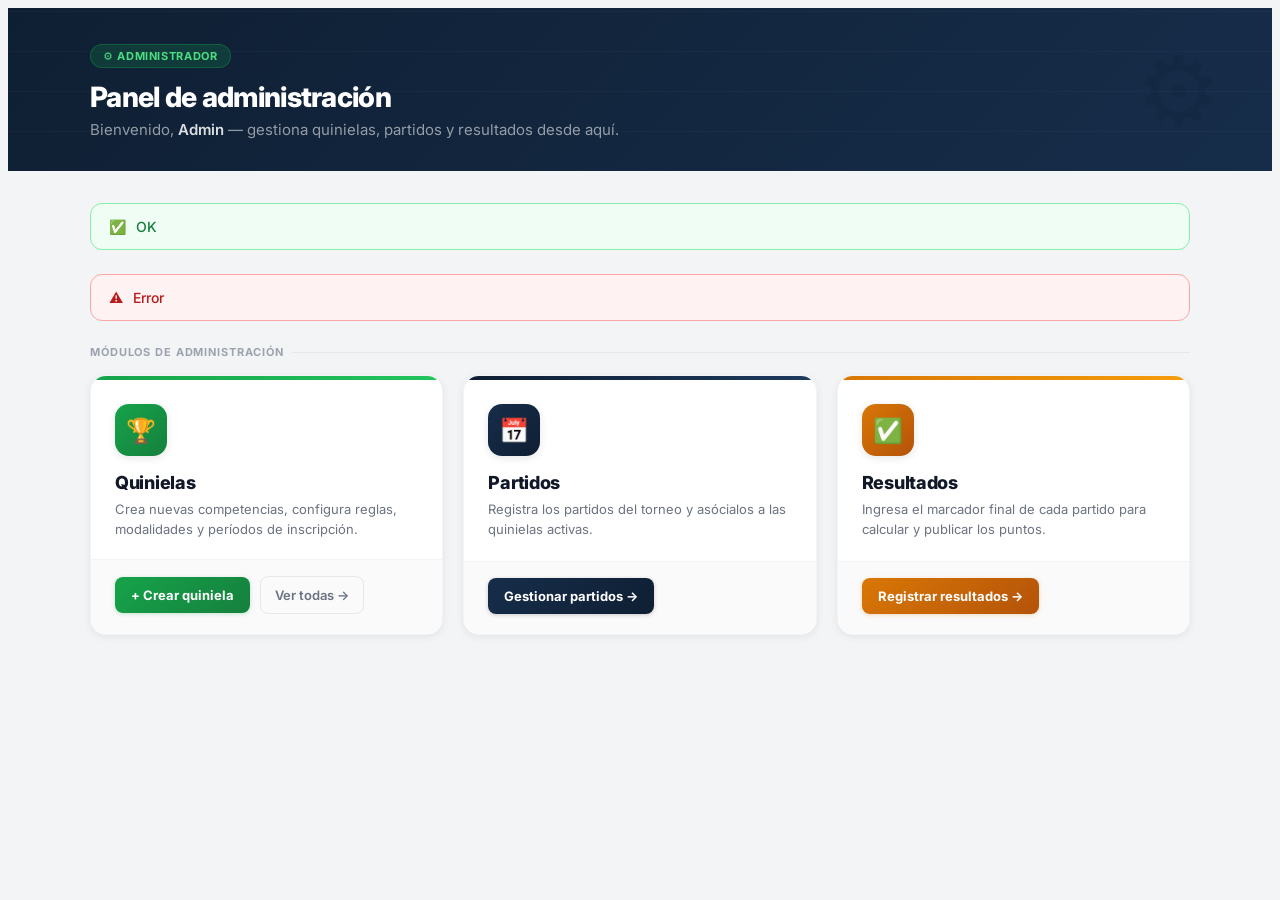
<file: src/main/resources/templates/Admin.html>
<!DOCTYPE html>
<html lang="es" xmlns:th="http://www.thymeleaf.org">

<head th:replace="~{fragments :: head('Panel de administracion - Quiniela UNA')}">
    <link rel="preconnect" href="https://fonts.googleapis.com">
    <link href="https://fonts.googleapis.com/css2?family=Inter:wght@400;500;600;700;800&display=swap" rel="stylesheet">
</head>

<body>
<nav th:replace="~{fragments :: navbar}"></nav>

<style>
body { background: #f3f4f6; font-family: 'Inter','Segoe UI',system-ui,sans-serif; }

/* ── Admin hero ──────────────────────────────────────────── */
.admin-hero {
    background: linear-gradient(135deg, #0f1f33 0%, #162d4a 100%);
    padding: 2.25rem 0 2rem;
    margin-bottom: 0;
    position: relative; overflow: hidden;
}
.admin-hero::before {
    content: '';
    position: absolute; inset: 0;
    background-image:
        repeating-linear-gradient(0deg, transparent, transparent 39px,
            rgb(255 255 255 / 0.025) 39px, rgb(255 255 255 / 0.025) 40px);
    pointer-events: none;
}
.admin-hero::after {
    content: '⚙️';
    position: absolute; right: 4%; top: 50%; transform: translateY(-50%);
    font-size: 6rem; opacity: 0.06; pointer-events: none; line-height: 1;
}
.admin-hero__inner {
    max-width: 1100px; margin: 0 auto; padding: 0 1.5rem;
    position: relative; z-index: 1;
}
.admin-hero__badge {
    display: inline-flex; align-items: center; gap: 0.375rem;
    background: rgb(22 163 74 / 0.20); border: 1px solid rgb(22 163 74 / 0.35);
    color: #4ade80; font-size: 0.6875rem; font-weight: 700;
    padding: 0.25rem 0.75rem; border-radius: 9999px;
    letter-spacing: 0.06em; text-transform: uppercase;
    margin-bottom: 0.75rem;
}
.admin-hero__title {
    font-size: 1.75rem; font-weight: 800; color: #ffffff;
    letter-spacing: -0.025em; margin: 0;
}
.admin-hero__sub {
    font-size: 0.9375rem; color: rgb(255 255 255 / 0.55);
    margin: 0.375rem 0 0;
}
.admin-hero__sub strong { color: rgb(255 255 255 / 0.85); font-weight: 600; }

/* ── Page wrapper ────────────────────────────────────────── */
.admin-page {
    max-width: 1100px; margin: 0 auto;
    padding: 2rem 1.5rem 4rem;
}

/* ── Alerts ──────────────────────────────────────────────── */
.admin-alert {
    display: flex; align-items: flex-start; gap: 0.625rem;
    border-radius: 0.75rem; padding: 0.875rem 1.125rem;
    margin-bottom: 1.5rem; font-size: 0.875rem; font-weight: 500;
}
.admin-alert--success { background: #f0fdf4; border: 1.5px solid #86efac; color: #15803d; }
.admin-alert--error   { background: #fef2f2; border: 1.5px solid #fca5a5; color: #b91c1c; }

/* ── Section label ───────────────────────────────────────── */
.section-label {
    font-size: 0.6875rem; font-weight: 700; color: #9ca3af;
    text-transform: uppercase; letter-spacing: 0.08em;
    margin-bottom: 1rem; display: flex; align-items: center; gap: 0.5rem;
}
.section-label::after {
    content: ''; flex: 1; height: 1px; background: #e5e7eb;
}

/* ── Card grid ───────────────────────────────────────────── */
.admin-grid {
    display: grid;
    grid-template-columns: repeat(3, 1fr);
    gap: 1.25rem;
}

/* ── Admin card ──────────────────────────────────────────── */
.admin-card {
    background: #ffffff; border-radius: 1rem;
    box-shadow: 0 2px 8px rgb(0 0 0 / 0.07);
    border: 1px solid #f1f5f9;
    overflow: hidden; display: flex; flex-direction: column;
    transition: box-shadow 250ms ease, transform 250ms ease;
}
.admin-card:hover {
    box-shadow: 0 6px 20px rgb(0 0 0 / 0.10);
    transform: translateY(-2px);
}

/* Card color accent bar at top */
.admin-card__bar {
    height: 4px;
    background: linear-gradient(90deg, #16a34a, #22c55e);
}
.admin-card--partidos .admin-card__bar {
    background: linear-gradient(90deg, #0f1f33, #1e3a5f);
}
.admin-card--resultados .admin-card__bar {
    background: linear-gradient(90deg, #d97706, #f59e0b);
}

.admin-card__body { padding: 1.5rem 1.5rem 1.25rem; flex: 1; }

/* Icon tile */
.admin-card__icon {
    width: 52px; height: 52px; border-radius: 0.875rem;
    display: flex; align-items: center; justify-content: center;
    font-size: 1.5rem; margin-bottom: 1rem;
    box-shadow: 0 2px 8px rgb(0 0 0 / 0.10);
}
.admin-card--quinielas  .admin-card__icon { background: linear-gradient(135deg, #16a34a, #15803d); }
.admin-card--partidos   .admin-card__icon { background: linear-gradient(135deg, #162d4a, #0f1f33); }
.admin-card--resultados .admin-card__icon { background: linear-gradient(135deg, #d97706, #b45309); }

.admin-card__title {
    font-size: 1.125rem; font-weight: 800; color: #111827;
    letter-spacing: -0.015em; margin: 0 0 0.375rem;
}
.admin-card__desc {
    font-size: 0.8125rem; color: #6b7280; line-height: 1.55; margin: 0;
}

/* Card footer */
.admin-card__foot {
    padding: 1rem 1.5rem 1.25rem;
    border-top: 1px solid #f3f4f6;
    background: #fafafa;
    display: flex; align-items: center; gap: 0.625rem; flex-wrap: wrap;
}

/* Buttons */
.btn-cta {
    display: inline-flex; align-items: center; gap: 0.375rem;
    font-family: inherit; font-size: 0.8125rem; font-weight: 700;
    color: #ffffff; border: none; border-radius: 0.5rem;
    height: 36px; padding: 0 1rem; text-decoration: none;
    cursor: pointer; white-space: nowrap;
    transition: all 150ms ease;
}
.btn-cta--green {
    background: linear-gradient(135deg, #16a34a, #15803d);
    box-shadow: 0 1px 4px rgb(22 163 74 / 0.25);
}
.btn-cta--green:hover {
    background: linear-gradient(135deg, #15803d, #166534);
    transform: translateY(-1px); color: #ffffff; text-decoration: none;
    box-shadow: 0 3px 10px rgb(22 163 74 / 0.30);
}
.btn-cta--navy {
    background: linear-gradient(135deg, #162d4a, #0f1f33);
    box-shadow: 0 1px 4px rgb(0 0 0 / 0.20);
}
.btn-cta--navy:hover {
    background: linear-gradient(135deg, #0f1f33, #0a1628);
    transform: translateY(-1px); color: #ffffff; text-decoration: none;
}
.btn-cta--amber {
    background: linear-gradient(135deg, #d97706, #b45309);
    box-shadow: 0 1px 4px rgb(217 119 6 / 0.25);
}
.btn-cta--amber:hover {
    background: linear-gradient(135deg, #b45309, #92400e);
    transform: translateY(-1px); color: #ffffff; text-decoration: none;
}
.btn-ghost {
    display: inline-flex; align-items: center; gap: 0.375rem;
    font-family: inherit; font-size: 0.8125rem; font-weight: 600;
    color: #6b7280; background: transparent;
    border: 1.5px solid #e5e7eb; border-radius: 0.5rem;
    height: 36px; padding: 0 0.875rem; text-decoration: none;
    cursor: pointer; white-space: nowrap; transition: all 150ms ease;
}
.btn-ghost:hover {
    background: #f3f4f6; border-color: #d1d5db;
    color: #374151; text-decoration: none;
}

/* ── Responsive ──────────────────────────────────────────── */
@media (max-width: 768px) {
    .admin-grid { grid-template-columns: 1fr; }
    .admin-hero__title { font-size: 1.375rem; }
}
</style>

<!-- ── Admin hero ─────────────────────────────────────────── -->
<div class="admin-hero">
    <div class="admin-hero__inner">
        <div class="admin-hero__badge">⚙️ Administrador</div>
        <h1 class="admin-hero__title">Panel de administración</h1>
        <p class="admin-hero__sub">
            Bienvenido, <strong th:text="${session.usuario.nombreCompleto}">Admin</strong> &mdash;
            gestiona quinielas, partidos y resultados desde aquí.
        </p>
    </div>
</div>

<!-- ── Page body ──────────────────────────────────────────── -->
<div class="admin-page">

    <!-- Alerts -->
    <div class="admin-alert admin-alert--success" th:if="${exito}" role="status">
        <span aria-hidden="true">✅</span><span th:text="${exito}">OK</span>
    </div>
    <div class="admin-alert admin-alert--error" th:if="${error}" role="alert">
        <span aria-hidden="true">⚠️</span><span th:text="${error}">Error</span>
    </div>

    <p class="section-label">Módulos de administración</p>

    <!-- ── 3-card grid ────────────────────────────────────── -->
    <div class="admin-grid">

        <!-- Quinielas -->
        <div class="admin-card admin-card--quinielas">
            <div class="admin-card__bar"></div>
            <div class="admin-card__body">
                <div class="admin-card__icon" aria-hidden="true">🏆</div>
                <h2 class="admin-card__title">Quinielas</h2>
                <p class="admin-card__desc">
                    Crea nuevas competencias, configura reglas, modalidades y períodos de inscripción.
                </p>
            </div>
            <div class="admin-card__foot">
                <a class="btn-cta btn-cta--green"
                   th:href="@{/admin/quinielas/nueva}">+ Crear quiniela</a>
                <a class="btn-ghost"
                   th:href="@{/quinielas}">Ver todas →</a>
            </div>
        </div>

        <!-- Partidos -->
        <div class="admin-card admin-card--partidos">
            <div class="admin-card__bar"></div>
            <div class="admin-card__body">
                <div class="admin-card__icon" aria-hidden="true">📅</div>
                <h2 class="admin-card__title">Partidos</h2>
                <p class="admin-card__desc">
                    Registra los partidos del torneo y asócialos a las quinielas activas.
                </p>
            </div>
            <div class="admin-card__foot">
                <a class="btn-cta btn-cta--navy"
                   th:href="@{/admin/partidos}">Gestionar partidos →</a>
            </div>
        </div>

        <!-- Resultados -->
        <div class="admin-card admin-card--resultados">
            <div class="admin-card__bar"></div>
            <div class="admin-card__body">
                <div class="admin-card__icon" aria-hidden="true">✅</div>
                <h2 class="admin-card__title">Resultados</h2>
                <p class="admin-card__desc">
                    Ingresa el marcador final de cada partido para calcular y publicar los puntos.
                </p>
            </div>
            <div class="admin-card__foot">
                <a class="btn-cta btn-cta--amber"
                   th:href="@{/admin/partidos}">Registrar resultados →</a>
            </div>
        </div>

    </div><!-- /.admin-grid -->

</div><!-- /.admin-page -->

<footer th:replace="~{fragments :: footer}"></footer>
</body>
</html>
</file>
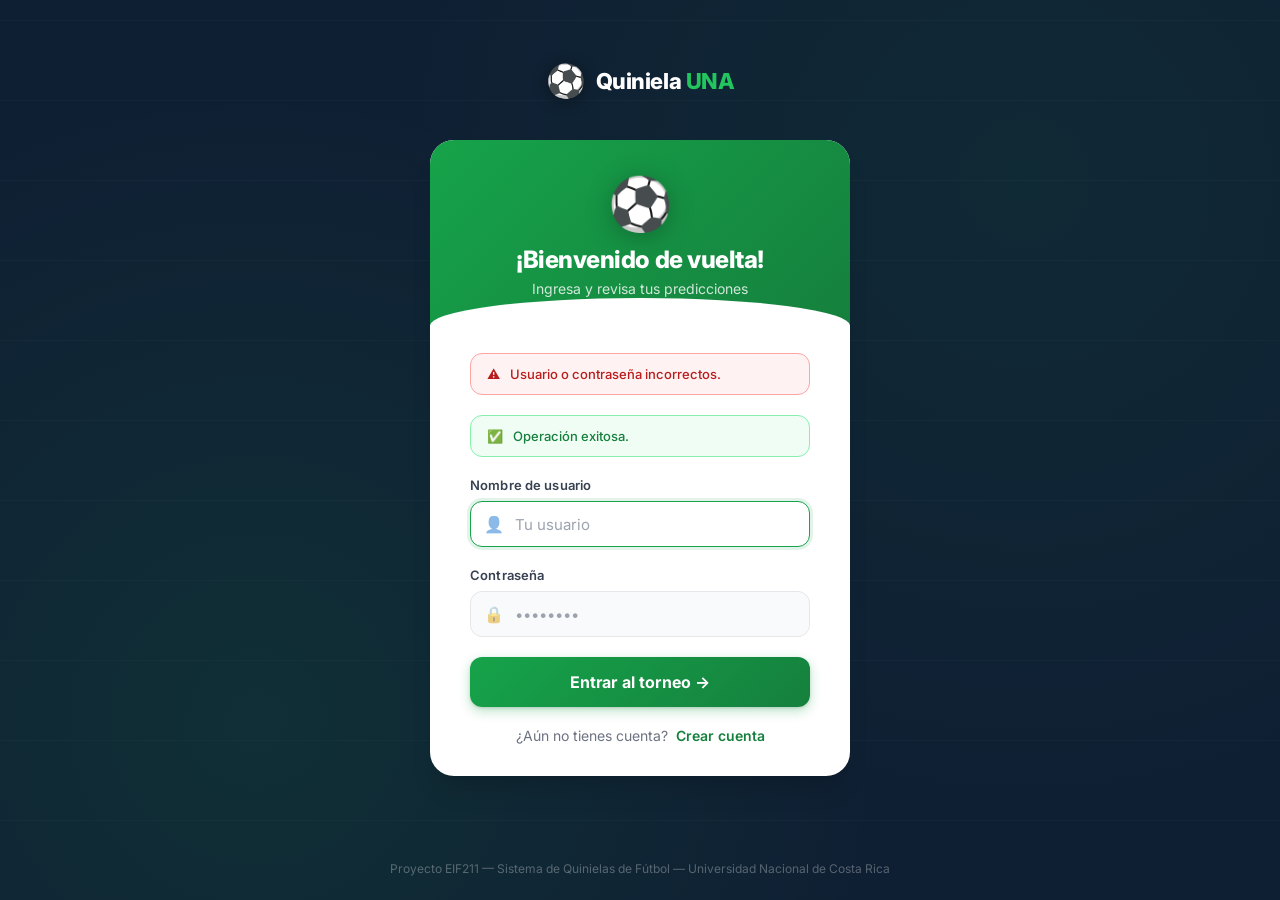
<file: src/main/resources/templates/login.html>
<!DOCTYPE html>
<html lang="es" xmlns:th="http://www.thymeleaf.org">
<head>
<meta charset="UTF-8">
<meta name="viewport" content="width=device-width, initial-scale=1.0">
<title>Iniciar sesión — Quiniela UNA</title>
<link rel="preconnect" href="https://fonts.googleapis.com">
<link href="https://fonts.googleapis.com/css2?family=Inter:wght@400;500;600;700;800&display=swap" rel="stylesheet">
<style>
/* ── Reset & base ─────────────────────────────────────── */
*, *::before, *::after { box-sizing: border-box; margin: 0; padding: 0; }

body {
    font-family: 'Inter', 'Segoe UI', system-ui, sans-serif;
    min-height: 100vh;
    display: flex;
    flex-direction: column;
    background: #0f1f33;
    background-image:
        radial-gradient(circle at 20% 80%, rgb(22 163 74 / 0.12) 0%, transparent 50%),
        radial-gradient(circle at 80% 20%, rgb(22 163 74 / 0.08) 0%, transparent 50%);
}
body::before {
    content: '';
    position: fixed; inset: 0;
    background-image:
        repeating-linear-gradient(0deg, transparent, transparent 79px,
            rgb(255 255 255 / 0.025) 79px, rgb(255 255 255 / 0.025) 80px);
    pointer-events: none; z-index: 0;
}

/* ── Layout ───────────────────────────────────────────── */
.page {
    position: relative; z-index: 1;
    flex: 1;
    display: flex;
    flex-direction: column;
    align-items: center;
    justify-content: center;
    padding: 2rem 1rem;
}

/* ── Brand ────────────────────────────────────────────── */
.brand-strip {
    display: flex; align-items: center; gap: 0.625rem;
    margin-bottom: 2.5rem;
}
.brand-strip__logo {
    font-size: 2rem;
    filter: drop-shadow(0 2px 8px rgb(0 0 0 / 0.4));
}
.brand-strip__name {
    font-size: 1.375rem; font-weight: 800;
    letter-spacing: -0.02em; color: #ffffff;
}
.brand-strip__name span { color: #22c55e; }

/* ── Card ─────────────────────────────────────────────── */
.auth-card {
    width: 100%; max-width: 420px;
    background: #ffffff;
    border-radius: 1.5rem;
    box-shadow: 0 20px 25px -5px rgb(0 0 0 / 0.10), 0 8px 10px -6px rgb(0 0 0 / 0.10);
    overflow: hidden;
}
.auth-card__head {
    background: linear-gradient(135deg, #16a34a 0%, #15803d 100%);
    padding: 2rem 2.5rem 1.75rem;
    text-align: center;
    position: relative; overflow: hidden;
}
.auth-card__head::after {
    content: '';
    position: absolute; bottom: -1px; left: 0; right: 0;
    height: 28px; background: #ffffff;
    border-radius: 50% 50% 0 0 / 100% 100% 0 0;
}
.auth-card__ball {
    font-size: 3.25rem; display: block; margin-bottom: 0.625rem;
    filter: drop-shadow(0 4px 12px rgb(0 0 0 / 0.25));
    position: relative; z-index: 1;
}
.auth-card__title {
    font-size: 1.5rem; font-weight: 800; color: #ffffff;
    letter-spacing: -0.02em; position: relative; z-index: 1;
}
.auth-card__sub {
    font-size: 0.875rem; color: rgb(255 255 255 / 0.8);
    margin-top: 0.375rem; position: relative; z-index: 1;
}
.auth-card__body { padding: 1.75rem 2.5rem 2rem; }

/* ── Alerts ───────────────────────────────────────────── */
.alert {
    display: flex; align-items: flex-start; gap: 0.625rem;
    border-radius: 0.75rem; padding: 0.75rem 1rem;
    margin-bottom: 1.25rem;
    font-size: 0.8125rem; font-weight: 500;
}
.alert--error   { background: #fef2f2; border: 1.5px solid #fca5a5; color: #b91c1c; }
.alert--success { background: #f0fdf4; border: 1.5px solid #86efac; color: #15803d; }

/* ── Form ─────────────────────────────────────────────── */
.form-group { margin-bottom: 1.25rem; }
.form-label {
    display: block; font-size: 0.8125rem; font-weight: 600;
    color: #374151; margin-bottom: 0.5rem; letter-spacing: 0.01em;
}
.input-wrap { position: relative; }
.input-icon {
    position: absolute; left: 0.875rem; top: 50%; transform: translateY(-50%);
    font-size: 1rem; pointer-events: none; opacity: 0.5;
}
.form-input {
    width: 100%; font-family: inherit; font-size: 0.9375rem;
    color: #111827; background: #f9fafb;
    border: 1.5px solid #e5e7eb; border-radius: 0.75rem;
    padding: 0.6875rem 1rem 0.6875rem 2.75rem;
    height: 46px; outline: none;
    transition: border-color 150ms, box-shadow 150ms, background 150ms;
}
.form-input::placeholder { color: #9ca3af; }
.form-input:hover  { border-color: #d1d5db; background: #ffffff; }
.form-input:focus  {
    border-color: #16a34a; background: #ffffff;
    box-shadow: 0 0 0 3px rgb(22 163 74 / 0.12);
}

/* ── Button ───────────────────────────────────────────── */
.btn-login {
    display: flex; align-items: center; justify-content: center; gap: 0.5rem;
    width: 100%; font-family: inherit;
    font-size: 1rem; font-weight: 700; color: #ffffff;
    background: linear-gradient(135deg, #16a34a 0%, #15803d 100%);
    border: none; border-radius: 0.75rem; height: 50px;
    cursor: pointer; letter-spacing: 0.01em;
    box-shadow: 0 1px 3px rgb(0 0 0 / 0.12), 0 4px 12px rgb(22 163 74 / 0.30);
    transition: all 150ms ease;
    margin-top: 0.25rem;
}
.btn-login:hover {
    background: linear-gradient(135deg, #15803d 0%, #166534 100%);
    box-shadow: 0 2px 6px rgb(0 0 0 / 0.15), 0 6px 20px rgb(22 163 74 / 0.35);
    transform: translateY(-1px);
}
.btn-login:active  { transform: translateY(0); box-shadow: none; }
.btn-login:focus-visible { outline: 3px solid #16a34a; outline-offset: 2px; }

/* ── Register row ─────────────────────────────────────── */
.register-row {
    text-align: center; margin-top: 1.25rem;
    font-size: 0.875rem; color: #6b7280;
}
.register-row a {
    color: #15803d; font-weight: 600; text-decoration: none;
    transition: color 150ms;
}
.register-row a:hover { color: #16a34a; text-decoration: underline; }

/* ── Page footer ──────────────────────────────────────── */
.page-footer {
    position: relative; z-index: 1;
    padding: 1.5rem; text-align: center;
    font-size: 0.75rem; color: rgb(255 255 255 / 0.30);
}
</style>
</head>

<body>
<main class="page">

    <!-- Brand strip -->
    <div class="brand-strip" aria-label="Quiniela UNA">
        <span class="brand-strip__logo" aria-hidden="true">⚽</span>
        <span class="brand-strip__name">Quiniela <span>UNA</span></span>
    </div>

    <!-- Login card -->
    <div class="auth-card">

        <!-- Green header band -->
        <div class="auth-card__head">
            <span class="auth-card__ball" aria-hidden="true">⚽</span>
            <h1 class="auth-card__title">¡Bienvenido de vuelta!</h1>
            <p class="auth-card__sub">Ingresa y revisa tus predicciones</p>
        </div>

        <div class="auth-card__body">

            <!-- Session error (e.g. bad credentials forwarded by controller) -->
            <div class="alert alert--error" th:if="${error}" role="alert" aria-live="polite">
                <span aria-hidden="true">⚠️</span>
                <span th:text="${error}">Usuario o contraseña incorrectos.</span>
            </div>

            <!-- Success message (e.g. after registration) -->
            <div class="alert alert--success" th:if="${exito}" role="status" aria-live="polite">
                <span aria-hidden="true">✅</span>
                <span th:text="${exito}">Operación exitosa.</span>
            </div>

            <!-- Login form — binds to LoginForm DTO -->
            <form th:action="@{/login}" th:object="${loginForm}" method="post" novalidate>

                <!-- Username -->
                <div class="form-group">
                    <label class="form-label" for="nombreUsuario">Nombre de usuario</label>
                    <div class="input-wrap">
                        <span class="input-icon" aria-hidden="true">👤</span>
                        <input class="form-input"
                               id="nombreUsuario"
                               type="text"
                               th:field="*{nombreUsuario}"
                               placeholder="Tu usuario"
                               autocomplete="username"
                               required
                               autofocus>
                    </div>
                </div>

                <!-- Password -->
                <div class="form-group">
                    <label class="form-label" for="contrasena">Contraseña</label>
                    <div class="input-wrap">
                        <span class="input-icon" aria-hidden="true">🔒</span>
                        <input class="form-input"
                               id="contrasena"
                               type="password"
                               th:field="*{contrasena}"
                               placeholder="••••••••"
                               autocomplete="current-password"
                               required>
                    </div>
                </div>

                <button class="btn-login" type="submit">
                    Entrar al torneo →
                </button>

            </form>

            <!-- Register link -->
            <p class="register-row">
                ¿Aún no tienes cuenta?&nbsp;
                <a th:href="@{/registro}">Crear cuenta</a>
            </p>

        </div><!-- /.auth-card__body -->
    </div><!-- /.auth-card -->

</main>

<footer class="page-footer">
    Proyecto EIF211 &mdash; Sistema de Quinielas de Fútbol &mdash; Universidad Nacional de Costa Rica
</footer>

</body>
</html>
</file>
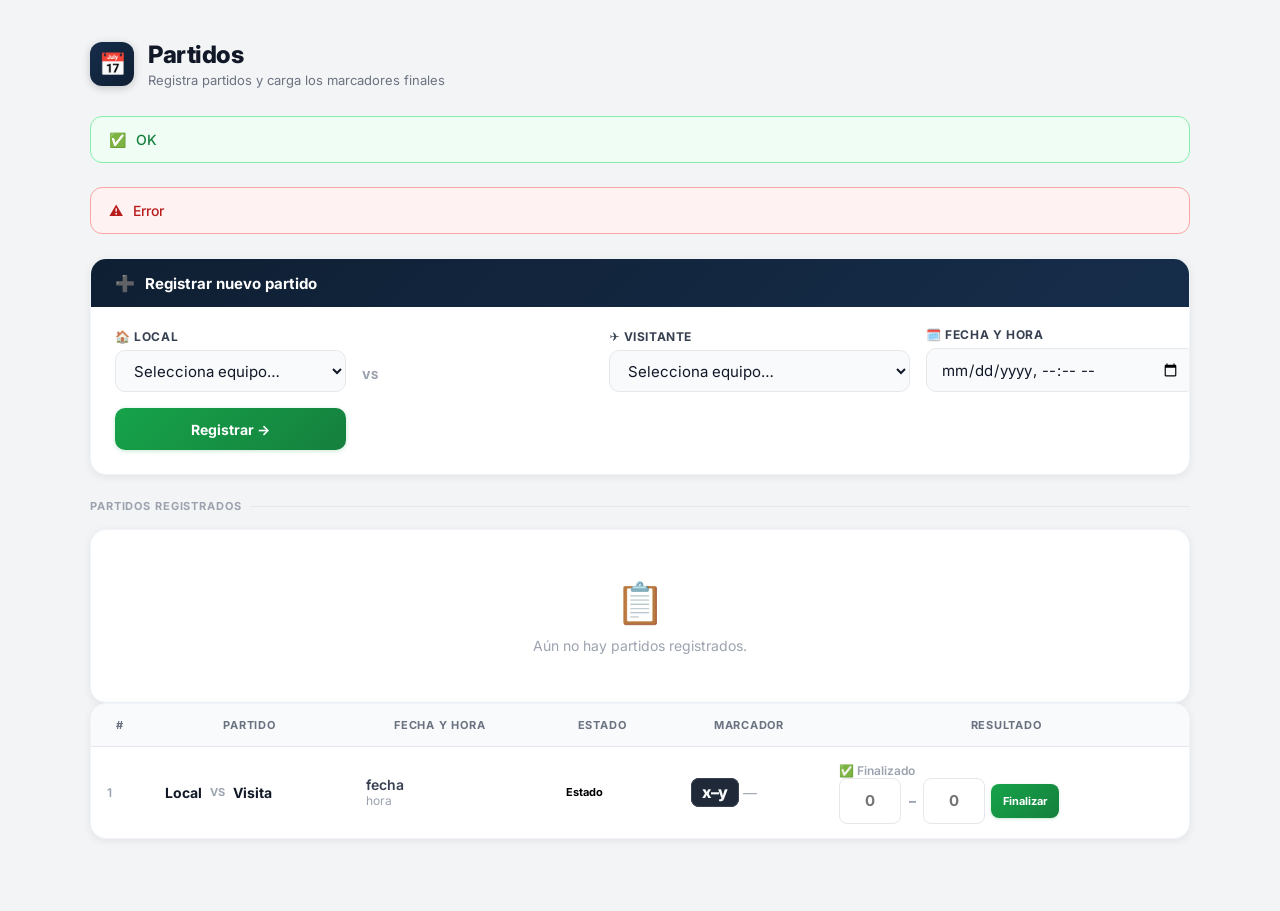
<file: src/main/resources/templates/Partidos.html>
<!DOCTYPE html>
<html lang="es" xmlns:th="http://www.thymeleaf.org">

<head th:replace="~{fragments :: head('Partidos - Quiniela UNA')}">
    <link rel="preconnect" href="https://fonts.googleapis.com">
    <link href="https://fonts.googleapis.com/css2?family=Inter:wght@400;500;600;700;800&display=swap" rel="stylesheet">
</head>

<body>
<nav th:replace="~{fragments :: navbar}"></nav>

<style>
body { background: #f3f4f6; font-family: 'Inter','Segoe UI',system-ui,sans-serif; }

/* ── Page wrapper ────────────────────────────────────────── */
.pt-page { max-width: 1100px; margin: 0 auto; padding: 2rem 1.5rem 4rem; }

/* ── Page header ─────────────────────────────────────────── */
.pt-header { display: flex; align-items: center; gap: 0.875rem; margin-bottom: 1.75rem; }
.pt-header__icon {
    width: 44px; height: 44px; border-radius: 0.75rem;
    background: linear-gradient(135deg, #162d4a, #0f1f33);
    display: flex; align-items: center; justify-content: center;
    font-size: 1.375rem; flex-shrink: 0;
    box-shadow: 0 2px 8px rgb(0 0 0 / 0.20);
}
.pt-header h1 {
    font-size: 1.5rem; font-weight: 800; color: #111827;
    letter-spacing: -0.02em; margin: 0;
}
.pt-header p { font-size: 0.8125rem; color: #6b7280; margin: 0.2rem 0 0; }

/* ── Alerts ──────────────────────────────────────────────── */
.pt-alert {
    display: flex; align-items: flex-start; gap: 0.625rem;
    border-radius: 0.75rem; padding: 0.875rem 1.125rem;
    margin-bottom: 1.5rem; font-size: 0.875rem; font-weight: 500;
}
.pt-alert--success { background: #f0fdf4; border: 1.5px solid #86efac; color: #15803d; }
.pt-alert--error   { background: #fef2f2; border: 1.5px solid #fca5a5; color: #b91c1c; }

/* ── Register card ───────────────────────────────────────── */
.register-card {
    background: #ffffff; border-radius: 1rem;
    box-shadow: 0 2px 8px rgb(0 0 0 / 0.07);
    border: 1px solid #f1f5f9;
    overflow: hidden; margin-bottom: 1.5rem;
}
.register-card__head {
    padding: 0.875rem 1.5rem;
    background: linear-gradient(135deg, #0f1f33, #162d4a);
    display: flex; align-items: center; gap: 0.625rem;
}
.register-card__head h2 {
    font-size: 0.9375rem; font-weight: 700; color: #ffffff; margin: 0;
}
.register-card__body { padding: 1.25rem 1.5rem 1.5rem; }

/* Form row */
.reg-form-row {
    display: grid;
    grid-template-columns: 1fr 1fr 1.3fr auto;
    gap: 1rem; align-items: flex-end;
}
.form-group { display: flex; flex-direction: column; gap: 0.375rem; }
.form-label {
    font-size: 0.75rem; font-weight: 700; color: #374151;
    text-transform: uppercase; letter-spacing: 0.05em;
}

/* VS divider between team selects */
.vs-divider {
    display: flex; align-items: flex-end; padding-bottom: 0.625rem;
    font-size: 0.6875rem; font-weight: 800; color: #9ca3af;
    letter-spacing: 0.05em; text-transform: uppercase;
}

.form-select-custom,
.form-input-custom {
    width: 100%; font-family: inherit; font-size: 0.9375rem;
    color: #111827; background: #f9fafb;
    border: 1.5px solid #e5e7eb; border-radius: 0.625rem;
    padding: 0 0.875rem; height: 42px; outline: none;
    transition: border-color 150ms, box-shadow 150ms, background 150ms;
    cursor: pointer;
}
.form-select-custom:hover, .form-input-custom:hover  { border-color: #d1d5db; background: #ffffff; }
.form-select-custom:focus, .form-input-custom:focus  {
    border-color: #16a34a; background: #ffffff;
    box-shadow: 0 0 0 3px rgb(22 163 74 / 0.12);
}

.btn-register {
    font-family: inherit; font-size: 0.875rem; font-weight: 700;
    color: #ffffff; background: linear-gradient(135deg, #16a34a, #15803d);
    border: none; border-radius: 0.625rem; height: 42px;
    padding: 0 1.5rem; cursor: pointer; white-space: nowrap;
    box-shadow: 0 1px 4px rgb(22 163 74 / 0.25);
    transition: all 150ms ease;
}
.btn-register:hover {
    background: linear-gradient(135deg, #15803d, #166534);
    transform: translateY(-1px); box-shadow: 0 3px 10px rgb(22 163 74 / 0.30);
}

/* ── Section label ───────────────────────────────────────── */
.section-label {
    font-size: 0.6875rem; font-weight: 700; color: #9ca3af;
    text-transform: uppercase; letter-spacing: 0.08em;
    margin-bottom: 1rem; display: flex; align-items: center; gap: 0.5rem;
}
.section-label::after { content: ''; flex: 1; height: 1px; background: #e5e7eb; }

/* ── Table card ──────────────────────────────────────────── */
.table-card {
    background: #ffffff; border-radius: 1rem;
    box-shadow: 0 2px 8px rgb(0 0 0 / 0.07);
    border: 1px solid #f1f5f9; overflow: hidden;
}
.pt-table { width: 100%; border-collapse: collapse; font-size: 0.875rem; }
.pt-table thead tr { background: #f8fafc; }
.pt-table thead th {
    padding: 0.875rem 1rem;
    font-size: 0.6875rem; font-weight: 700; color: #6b7280;
    text-transform: uppercase; letter-spacing: 0.07em;
    border-bottom: 1px solid #e5e7eb; white-space: nowrap;
}
.pt-table tbody tr {
    border-bottom: 1px solid #f3f4f6;
    transition: background 120ms;
}
.pt-table tbody tr:last-child { border-bottom: none; }
.pt-table tbody tr:hover { background: #fafafa; }
.pt-table tbody td { padding: 0.875rem 1rem; vertical-align: middle; }

/* ID cell */
.td-id { font-size: 0.75rem; color: #9ca3af; font-weight: 600; }

/* Match cell */
.match-col { display: flex; align-items: center; gap: 0.5rem; font-weight: 700; color: #111827; }
.match-col .vs { font-size: 0.6875rem; font-weight: 700; color: #9ca3af; text-transform: uppercase; }

/* Date cell */
.td-date { white-space: nowrap; }
.td-date__day  { font-weight: 600; color: #374151; font-size: 0.875rem; }
.td-date__time { font-size: 0.75rem; color: #9ca3af; }

/* Estado badges */
.estado-badge {
    display: inline-flex; align-items: center; gap: 0.275rem;
    font-size: 0.6875rem; font-weight: 700;
    padding: 0.25rem 0.625rem; border-radius: 9999px;
    border: 1px solid transparent; white-space: nowrap; text-transform: capitalize;
}
.estado-badge .dot { width: 5px; height: 5px; border-radius: 50%; flex-shrink: 0; }
.estado-badge--pendiente  { background: #fef9c3; color: #a16207; border-color: #fde047; }
.estado-badge--pendiente .dot  { background: #d97706; }
.estado-badge--en_curso   { background: #dcfce7; color: #15803d; border-color: #86efac; }
.estado-badge--en_curso .dot   { background: #16a34a; }
.estado-badge--finalizado { background: #1f2937; color: #f9fafb; border-color: #374151; }
.estado-badge--finalizado .dot { background: #9ca3af; }

/* Score display */
.score-chip {
    font-size: 1rem; font-weight: 800; color: #111827;
    background: #f3f4f6; border: 1px solid #e5e7eb;
    border-radius: 0.5rem; padding: 0.2rem 0.625rem;
    letter-spacing: -0.02em; white-space: nowrap;
}
.score-chip--finalizado { background: #1f2937; color: #f9fafb; border-color: #374151; }

/* Inline result form */
.result-form { display: flex; align-items: center; gap: 0.375rem; }
.score-in {
    width: 52px; font-family: inherit; font-size: 0.9375rem; font-weight: 700;
    text-align: center; color: #111827; background: #ffffff;
    border: 1.5px solid #e5e7eb; border-radius: 0.5rem;
    padding: 0.3rem 0.25rem; height: 34px; outline: none;
    transition: border-color 150ms, box-shadow 150ms;
    -moz-appearance: textfield;
}
.score-in::-webkit-inner-spin-button,
.score-in::-webkit-outer-spin-button { -webkit-appearance: none; }
.score-in:focus { border-color: #16a34a; box-shadow: 0 0 0 3px rgb(22 163 74 / 0.12); }
.score-sep { font-weight: 800; color: #9ca3af; padding: 0 0.1rem; }
.btn-finalizar {
    font-family: inherit; font-size: 0.6875rem; font-weight: 700;
    color: #ffffff; background: linear-gradient(135deg, #16a34a, #15803d);
    border: none; border-radius: 0.5rem; height: 34px;
    padding: 0 0.75rem; cursor: pointer; white-space: nowrap;
    box-shadow: 0 1px 3px rgb(22 163 74 / 0.25);
    transition: all 120ms ease;
}
.btn-finalizar:hover {
    background: linear-gradient(135deg, #15803d, #166534); transform: translateY(-1px);
}
.done-tag {
    display: inline-flex; align-items: center; gap: 0.3rem;
    font-size: 0.75rem; font-weight: 600; color: #9ca3af;
}

/* Empty state */
.pt-empty {
    padding: 3rem 1.5rem; text-align: center; font-size: 0.875rem; color: #9ca3af;
}
.pt-empty__icon { font-size: 2.5rem; display: block; margin-bottom: 0.625rem; }

/* Responsive */
@media (max-width: 900px) {
    .reg-form-row { grid-template-columns: 1fr 1fr; }
    .vs-divider { display: none; }
}
@media (max-width: 600px) {
    .reg-form-row { grid-template-columns: 1fr; }
    .pt-page { padding: 1.5rem 1rem 3rem; }
}
</style>

<div class="pt-page">

    <!-- Page header -->
    <div class="pt-header">
        <div class="pt-header__icon" aria-hidden="true">📅</div>
        <div>
            <h1>Partidos</h1>
            <p>Registra partidos y carga los marcadores finales</p>
        </div>
    </div>

    <!-- Alerts -->
    <div class="pt-alert pt-alert--success" th:if="${exito}" role="status">
        <span aria-hidden="true">✅</span><span th:text="${exito}">OK</span>
    </div>
    <div class="pt-alert pt-alert--error" th:if="${error}" role="alert">
        <span aria-hidden="true">⚠️</span><span th:text="${error}">Error</span>
    </div>

    <!-- ── Register form card ─────────────────────────────── -->
    <div class="register-card">
        <div class="register-card__head">
            <span aria-hidden="true">➕</span>
            <h2>Registrar nuevo partido</h2>
        </div>
        <div class="register-card__body">
            <form th:action="@{/admin/partidos}" th:object="${partidoForm}" method="post" novalidate>
                <div class="reg-form-row">

                    <!-- Local -->
                    <div class="form-group">
                        <label class="form-label" for="idEquipoLocal">🏠 Local</label>
                        <select class="form-select-custom" id="idEquipoLocal"
                                th:field="*{idEquipoLocal}" required>
                            <option value="">Selecciona equipo…</option>
                            <option th:each="e : ${equipos}"
                                    th:value="${e.idEquipo}"
                                    th:text="${e.nombre}">equipo</option>
                        </select>
                    </div>

                    <!-- VS label -->
                    <div class="vs-divider" aria-hidden="true">VS</div>

                    <!-- Visitante -->
                    <div class="form-group">
                        <label class="form-label" for="idEquipoVisita">✈️ Visitante</label>
                        <select class="form-select-custom" id="idEquipoVisita"
                                th:field="*{idEquipoVisita}" required>
                            <option value="">Selecciona equipo…</option>
                            <option th:each="e : ${equipos}"
                                    th:value="${e.idEquipo}"
                                    th:text="${e.nombre}">equipo</option>
                        </select>
                    </div>

                    <!-- Fecha y hora -->
                    <div class="form-group">
                        <label class="form-label" for="fechaHora">🗓️ Fecha y hora</label>
                        <input class="form-input-custom" id="fechaHora"
                               type="datetime-local" th:field="*{fechaHora}" required>
                    </div>

                    <!-- Submit -->
                    <div class="form-group" style="justify-content:flex-end">
                        <button class="btn-register" type="submit">Registrar →</button>
                    </div>

                </div>
            </form>
        </div>
    </div>

    <!-- ── Partidos table ─────────────────────────────────── -->
    <p class="section-label">Partidos registrados</p>

    <!-- Empty state -->
    <div class="table-card" th:if="${#lists.isEmpty(partidos)}">
        <div class="pt-empty">
            <span class="pt-empty__icon" aria-hidden="true">📋</span>
            Aún no hay partidos registrados.
        </div>
    </div>

    <!-- Table -->
    <div class="table-card" th:unless="${#lists.isEmpty(partidos)}">
        <table class="pt-table" aria-label="Partidos registrados">
            <thead>
                <tr>
                    <th scope="col">#</th>
                    <th scope="col">Partido</th>
                    <th scope="col">Fecha y hora</th>
                    <th scope="col">Estado</th>
                    <th scope="col">Marcador</th>
                    <th scope="col">Resultado</th>
                </tr>
            </thead>
            <tbody>
            <tr th:each="p : ${partidos}">

                <!-- # -->
                <td class="td-id" th:text="${p.idPartido}">1</td>

                <!-- Partido (Local vs Visitante merged) -->
                <td>
                    <div class="match-col">
                        <span th:text="${p.equipoLocal}">Local</span>
                        <span class="vs" aria-label="versus">vs</span>
                        <span th:text="${p.equipoVisita}">Visita</span>
                    </div>
                </td>

                <!-- Fecha formateada -->
                <td class="td-date">
                    <div class="td-date__day"
                         th:text="${#temporals.format(p.fechaHora, 'dd MMM yyyy')}">fecha</div>
                    <div class="td-date__time"
                         th:text="${#temporals.format(p.fechaHora, 'HH:mm')}">hora</div>
                </td>

                <!-- Estado badge -->
                <td>
                    <span class="estado-badge"
                          th:classappend="${p.estado == 'finalizado'} ? ' estado-badge--finalizado'
                                        : (${p.estado == 'en curso'} ? ' estado-badge--en_curso'
                                        : ' estado-badge--pendiente')">
                        <span class="dot" aria-hidden="true"></span>
                        <span th:text="${p.estado}">estado</span>
                    </span>
                </td>

                <!-- Marcador -->
                <td>
                    <span class="score-chip score-chip--finalizado"
                          th:if="${p.golesLocal != null}"
                          th:text="${p.golesLocal + ' – ' + p.golesVisita}">x–y</span>
                    <span th:unless="${p.golesLocal != null}" style="color:#9ca3af">—</span>
                </td>

                <!-- Resultado: form or done -->
                <td>
                    <span class="done-tag" th:if="${p.estado == 'finalizado'}">
                        ✅ Finalizado
                    </span>
                    <form class="result-form"
                          th:unless="${p.estado == 'finalizado'}"
                          th:action="@{/admin/partidos/{id}/resultado(id=${p.idPartido})}"
                          method="post">
                        <input class="score-in" type="number"
                               name="golesLocal" min="0" max="99"
                               placeholder="0" required
                               aria-label="Goles local">
                        <span class="score-sep" aria-hidden="true">–</span>
                        <input class="score-in" type="number"
                               name="golesVisita" min="0" max="99"
                               placeholder="0" required
                               aria-label="Goles visita">
                        <button class="btn-finalizar" type="submit">Finalizar</button>
                    </form>
                </td>

            </tr>
            </tbody>
        </table>
    </div>

</div><!-- /.pt-page -->

<footer th:replace="~{fragments :: footer}"></footer>
</body>
</html>
</file>
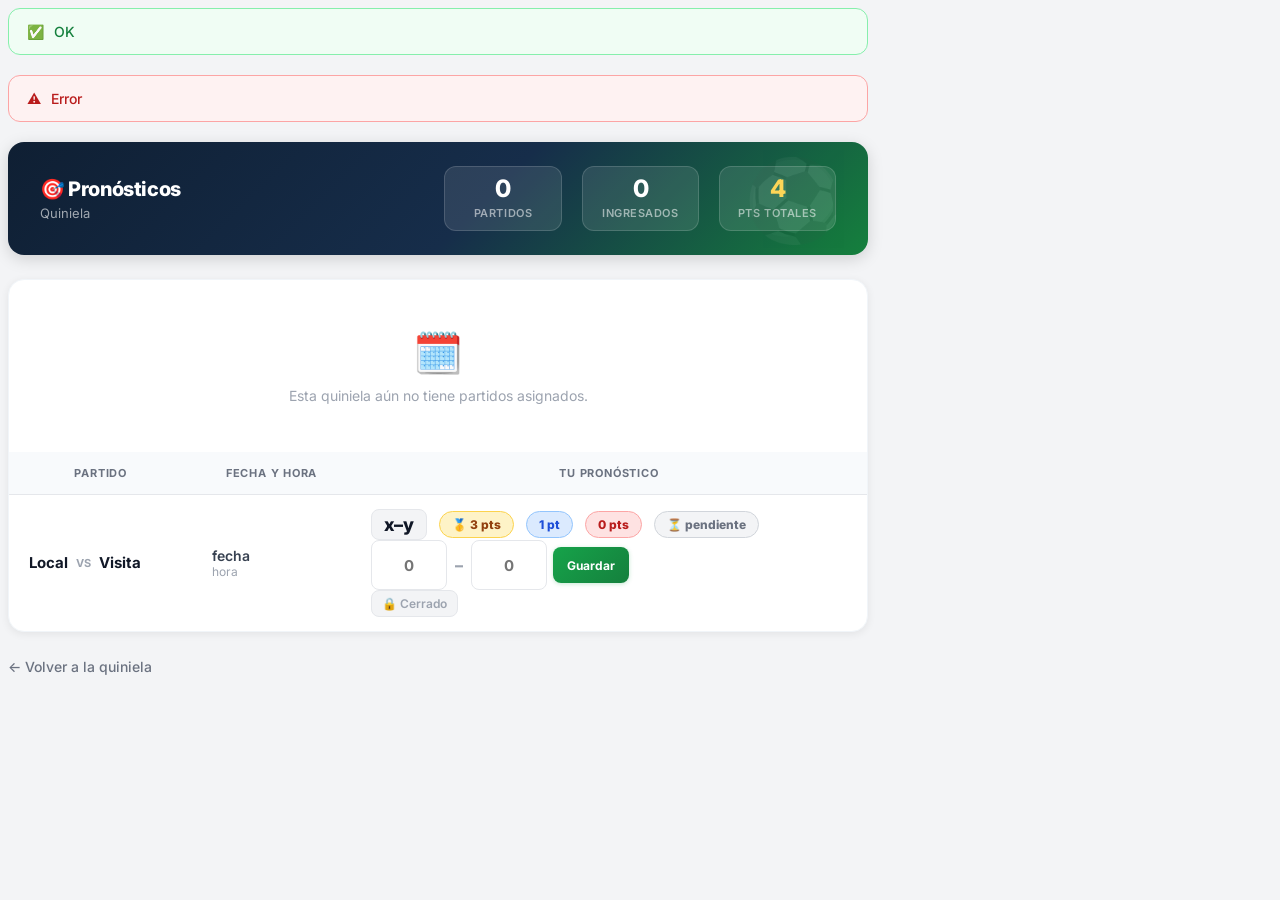
<file: src/main/resources/templates/Pronosticos.html>
<!DOCTYPE html>
<html lang="es" xmlns:th="http://www.thymeleaf.org">

<head th:replace="~{fragments :: head('Mis pronosticos - Quiniela UNA')}">
    <link rel="preconnect" href="https://fonts.googleapis.com">
    <link href="https://fonts.googleapis.com/css2?family=Inter:wght@400;500;600;700;800&display=swap" rel="stylesheet">
</head>

<body>
<nav th:replace="~{fragments :: navbar}"></nav>

<style>
body { background: #f3f4f6; font-family: 'Inter','Segoe UI',system-ui,sans-serif; }

/* ── Summary card ────────────────────────────────────────── */
.pron-summary {
    background: linear-gradient(135deg, #0f1f33 0%, #162d4a 55%, #15803d 100%);
    border-radius: 1rem; padding: 1.5rem 2rem;
    display: flex; align-items: center; justify-content: space-between;
    flex-wrap: wrap; gap: 1rem; margin-bottom: 1.5rem;
    box-shadow: 0 4px 16px rgb(0 0 0 / 0.15);
    position: relative; overflow: hidden;
}
.pron-summary::after {
    content: '⚽'; position: absolute; right: 1.5rem; top: 50%;
    transform: translateY(-50%); font-size: 5rem; opacity: 0.06;
    pointer-events: none; line-height: 1;
}
.pron-summary__left h1 {
    font-size: 1.25rem; font-weight: 800; color: #ffffff;
    letter-spacing: -0.02em; margin: 0;
}
.pron-summary__left p {
    font-size: 0.8125rem; color: rgb(255 255 255 / 0.60);
    margin: 0.25rem 0 0;
}
.pron-summary__stats {
    display: flex; align-items: center; gap: 1.25rem; flex-wrap: wrap;
}
.stat-pill {
    text-align: center;
    background: rgb(255 255 255 / 0.10);
    border: 1px solid rgb(255 255 255 / 0.15);
    border-radius: 0.75rem; padding: 0.6rem 1.1rem;
    min-width: 80px;
}
.stat-pill__value {
    font-size: 1.5rem; font-weight: 800; color: #ffffff;
    letter-spacing: -0.03em; line-height: 1; display: block;
}
.stat-pill__label {
    font-size: 0.6875rem; font-weight: 600; color: rgb(255 255 255 / 0.55);
    text-transform: uppercase; letter-spacing: 0.05em; margin-top: 0.2rem;
}
.stat-pill--pts .stat-pill__value { color: #fcd34d; }

/* ── Alerts ──────────────────────────────────────────────── */
.pron-alert {
    display: flex; align-items: flex-start; gap: 0.625rem;
    border-radius: 0.75rem; padding: 0.875rem 1.125rem;
    margin-bottom: 1.25rem; font-size: 0.875rem; font-weight: 500;
}
.pron-alert--success { background: #f0fdf4; border: 1.5px solid #86efac; color: #15803d; }
.pron-alert--error   { background: #fef2f2; border: 1.5px solid #fca5a5; color: #b91c1c; }

/* ── Table card ──────────────────────────────────────────── */
.table-card {
    background: #ffffff; border-radius: 1rem;
    box-shadow: 0 2px 8px rgb(0 0 0 / 0.07);
    border: 1px solid #f1f5f9;
    overflow: hidden; margin-bottom: 1.5rem;
}
.pron-table { width: 100%; border-collapse: collapse; font-size: 0.875rem; }
.pron-table thead tr { background: #f8fafc; }
.pron-table thead th {
    padding: 0.875rem 1.25rem;
    font-size: 0.6875rem; font-weight: 700;
    color: #6b7280; text-transform: uppercase; letter-spacing: 0.07em;
    border-bottom: 1px solid #e5e7eb; white-space: nowrap;
}
.pron-table tbody tr { border-bottom: 1px solid #f3f4f6; transition: background 120ms; }
.pron-table tbody tr:last-child { border-bottom: none; }

/* Row states */
.row--closed  { background: #f9fafb; }
.row--open    { background: #ffffff; }
.row--scored  { background: #f0fdf4; }
.row--closed:hover  { background: #f3f4f6; }
.row--open:hover    { background: #fafafa; }
.row--scored:hover  { background: #dcfce7; }

.pron-table tbody td { padding: 0.875rem 1.25rem; vertical-align: middle; }

/* Partido cell */
.match-cell { display: flex; flex-direction: column; gap: 0.125rem; }
.match-cell__teams {
    font-weight: 700; color: #111827; font-size: 0.9375rem;
    display: flex; align-items: center; gap: 0.5rem;
}
.match-cell__local   { color: #111827; }
.match-cell__vs      { font-size: 0.6875rem; font-weight: 700; color: #9ca3af; text-transform: uppercase; }
.match-cell__visita  { color: #111827; }
.match-cell__closed-tag {
    display: inline-flex; align-items: center; gap: 0.25rem;
    font-size: 0.6875rem; font-weight: 600; color: #9ca3af;
    margin-top: 0.1rem;
}

/* Date cell */
.date-cell { white-space: nowrap; }
.date-cell__day  { font-weight: 600; color: #374151; }
.date-cell__time { font-size: 0.75rem; color: #9ca3af; }

/* Pronostico cell */
.pron-cell { display: flex; align-items: center; gap: 0.75rem; flex-wrap: wrap; }

/* Submitted score */
.score-display {
    font-size: 1.125rem; font-weight: 800; color: #111827;
    letter-spacing: -0.02em;
    background: #f3f4f6; border: 1px solid #e5e7eb;
    border-radius: 0.5rem; padding: 0.25rem 0.75rem;
    white-space: nowrap;
}
.row--scored .score-display {
    background: #dcfce7; border-color: #86efac; color: #15803d;
}

/* Points badges */
.pts-badge {
    display: inline-flex; align-items: center;
    font-size: 0.75rem; font-weight: 800;
    padding: 0.3rem 0.75rem; border-radius: 9999px;
    border: 1.5px solid transparent; white-space: nowrap;
}
.pts-badge--three { background: #fef3c7; color: #92400e; border-color: #fcd34d; }
.pts-badge--one   { background: #dbeafe; color: #1d4ed8; border-color: #93c5fd; }
.pts-badge--zero  { background: #fee2e2; color: #b91c1c; border-color: #fca5a5; }
.pts-badge--pending { background: #f3f4f6; color: #6b7280; border-color: #d1d5db; }

/* Inline score form */
.score-form { display: flex; align-items: center; gap: 0.4rem; flex-wrap: nowrap; }
.score-input {
    width: 58px; font-family: inherit; font-size: 0.9375rem; font-weight: 700;
    text-align: center; color: #111827; background: #ffffff;
    border: 1.5px solid #e5e7eb; border-radius: 0.5rem;
    padding: 0.375rem 0.5rem; height: 36px; outline: none;
    transition: border-color 150ms, box-shadow 150ms;
    -moz-appearance: textfield;
}
.score-input::-webkit-inner-spin-button,
.score-input::-webkit-outer-spin-button { -webkit-appearance: none; }
.score-input:focus { border-color: #16a34a; box-shadow: 0 0 0 3px rgb(22 163 74 / 0.12); }
.score-sep { font-weight: 800; color: #9ca3af; font-size: 1rem; padding: 0 0.1rem; }
.btn-save {
    font-family: inherit; font-size: 0.75rem; font-weight: 700;
    color: #ffffff; background: linear-gradient(135deg, #16a34a, #15803d);
    border: none; border-radius: 0.5rem; height: 36px;
    padding: 0 0.875rem; cursor: pointer;
    box-shadow: 0 1px 4px rgb(22 163 74 / 0.25);
    transition: all 120ms ease; white-space: nowrap;
}
.btn-save:hover { background: linear-gradient(135deg, #15803d, #166534); transform: translateY(-1px); }

/* Closed tag */
.closed-tag {
    display: inline-flex; align-items: center; gap: 0.3rem;
    font-size: 0.75rem; font-weight: 600; color: #9ca3af;
    background: #f3f4f6; border: 1px solid #e5e7eb;
    border-radius: 0.5rem; padding: 0.3rem 0.625rem;
}

/* Empty state */
.pron-empty {
    padding: 3rem 1.5rem; text-align: center;
    font-size: 0.875rem; color: #9ca3af;
}
.pron-empty__icon { font-size: 2.5rem; display: block; margin-bottom: 0.625rem; }

/* ── Back link ───────────────────────────────────────────── */
.back-link {
    display: inline-flex; align-items: center; gap: 0.375rem;
    font-size: 0.875rem; font-weight: 500; color: #6b7280;
    text-decoration: none; transition: color 150ms;
}
.back-link:hover { color: #16a34a; text-decoration: none; }
</style>

<div class="container mt-4 mb-5" style="max-width: 860px;">

    <!-- Alerts -->
    <div class="pron-alert pron-alert--success" th:if="${exito}" role="status">
        <span aria-hidden="true">✅</span><span th:text="${exito}">OK</span>
    </div>
    <div class="pron-alert pron-alert--error" th:if="${error}" role="alert">
        <span aria-hidden="true">⚠️</span><span th:text="${error}">Error</span>
    </div>

    <!-- ── Summary card ──────────────────────────────────── -->
    <div class="pron-summary">
        <div class="pron-summary__left">
            <h1>🎯 Pronósticos</h1>
            <p th:text="${quiniela.nombre}">Quiniela</p>
        </div>
        <div class="pron-summary__stats">
            <div class="stat-pill">
                <span class="stat-pill__value"
                      th:text="${#lists.size(partidos)}">0</span>
                <span class="stat-pill__label">Partidos</span>
            </div>
            <div class="stat-pill">
                <span class="stat-pill__value"
                      th:text="${#maps.size(misPronosticos)}">0</span>
                <span class="stat-pill__label">Ingresados</span>
            </div>
            <!-- Total pts — summed by JS from data-pts attributes -->
            <div class="stat-pill stat-pill--pts">
                <span class="stat-pill__value" id="total-pts">—</span>
                <span class="stat-pill__label">Pts totales</span>
            </div>
        </div>
    </div>

    <!-- ── Table ─────────────────────────────────────────── -->
    <div class="table-card">

        <!-- Empty -->
        <div class="pron-empty" th:if="${#lists.isEmpty(partidos)}">
            <span class="pron-empty__icon" aria-hidden="true">🗓️</span>
            Esta quiniela aún no tiene partidos asignados.
        </div>

        <table class="pron-table" th:unless="${#lists.isEmpty(partidos)}"
               aria-label="Mis pronósticos">
            <thead>
                <tr>
                    <th scope="col">Partido</th>
                    <th scope="col">Fecha y hora</th>
                    <th scope="col">Tu pronóstico</th>
                </tr>
            </thead>
            <tbody>
            <tr th:each="p : ${partidos}"
                th:with="pron=${misPronosticos.get(p.idPartido)}"
                th:classappend="${pron != null and pron.puntos != null} ? 'row--scored'
                              : (${pron != null} ? 'row--scored'
                              : (${p.pronosticable} ? 'row--open' : 'row--closed'))">

                <!-- Partido -->
                <td>
                    <div class="match-cell">
                        <div class="match-cell__teams">
                            <span class="match-cell__local"  th:text="${p.equipoLocal}">Local</span>
                            <span class="match-cell__vs" aria-hidden="true">vs</span>
                            <span class="match-cell__visita" th:text="${p.equipoVisita}">Visita</span>
                        </div>
                    </div>
                </td>

                <!-- Fecha y hora — formatted -->
                <td class="date-cell">
                    <div class="date-cell__day"
                         th:text="${#temporals.format(p.fechaHora, 'dd MMM')}">fecha</div>
                    <div class="date-cell__time"
                         th:text="${#temporals.format(p.fechaHora, 'HH:mm')}">hora</div>
                </td>

                <!-- Tu pronóstico -->
                <td>
                    <!-- Has pronóstico -->
                    <th:block th:if="${pron != null}">
                        <div class="pron-cell">
                            <span class="score-display"
                                  th:text="${pron.golesLocal + ' – ' + pron.golesVisita}">x–y</span>

                            <!-- Points badge — 3pts gold, 1pt blue, 0pts red, null=pending -->
                            <span class="pts-badge pts-badge--three"
                                  th:if="${pron.puntos == 3}"
                                  data-pts="3">🥇 3 pts</span>
                            <span class="pts-badge pts-badge--one"
                                  th:if="${pron.puntos == 1}"
                                  data-pts="1">1 pt</span>
                            <span class="pts-badge pts-badge--zero"
                                  th:if="${pron.puntos == 0}"
                                  data-pts="0">0 pts</span>
                            <span class="pts-badge pts-badge--pending"
                                  th:if="${pron.puntos == null}">
                                ⏳ pendiente
                            </span>
                        </div>
                    </th:block>

                    <!-- No pronóstico — open to predict -->
                    <th:block th:unless="${pron != null}">
                        <form th:if="${p.pronosticable}"
                              th:action="@{/quinielas/{id}/pronosticos(id=${quiniela.idQuiniela})}"
                              method="post">
                            <input type="hidden" name="idPartido" th:value="${p.idPartido}">
                            <div class="score-form">
                                <input class="score-input" type="number"
                                       name="golesLocal" min="0" max="99"
                                       placeholder="0" required
                                       aria-label="Goles local">
                                <span class="score-sep" aria-hidden="true">–</span>
                                <input class="score-input" type="number"
                                       name="golesVisita" min="0" max="99"
                                       placeholder="0" required
                                       aria-label="Goles visita">
                                <button class="btn-save" type="submit">Guardar</button>
                            </div>
                        </form>
                        <span class="closed-tag" th:unless="${p.pronosticable}">
                            🔒 Cerrado
                        </span>
                    </th:block>
                </td>

            </tr>
            </tbody>
        </table>
    </div><!-- /.table-card -->

    <a class="back-link" th:href="@{/quinielas/{id}(id=${quiniela.idQuiniela})}">
        ← Volver a la quiniela
    </a>

</div>

<!-- Sum pts badges via JS -->
<script>
(function () {
    var badges = document.querySelectorAll('[data-pts]');
    var total = 0;
    badges.forEach(function (el) { total += parseInt(el.getAttribute('data-pts'), 10) || 0; });
    var el = document.getElementById('total-pts');
    if (el) el.textContent = badges.length ? total : '—';
})();
</script>

<footer th:replace="~{fragments :: footer}"></footer>
</body>
</html>
</file>
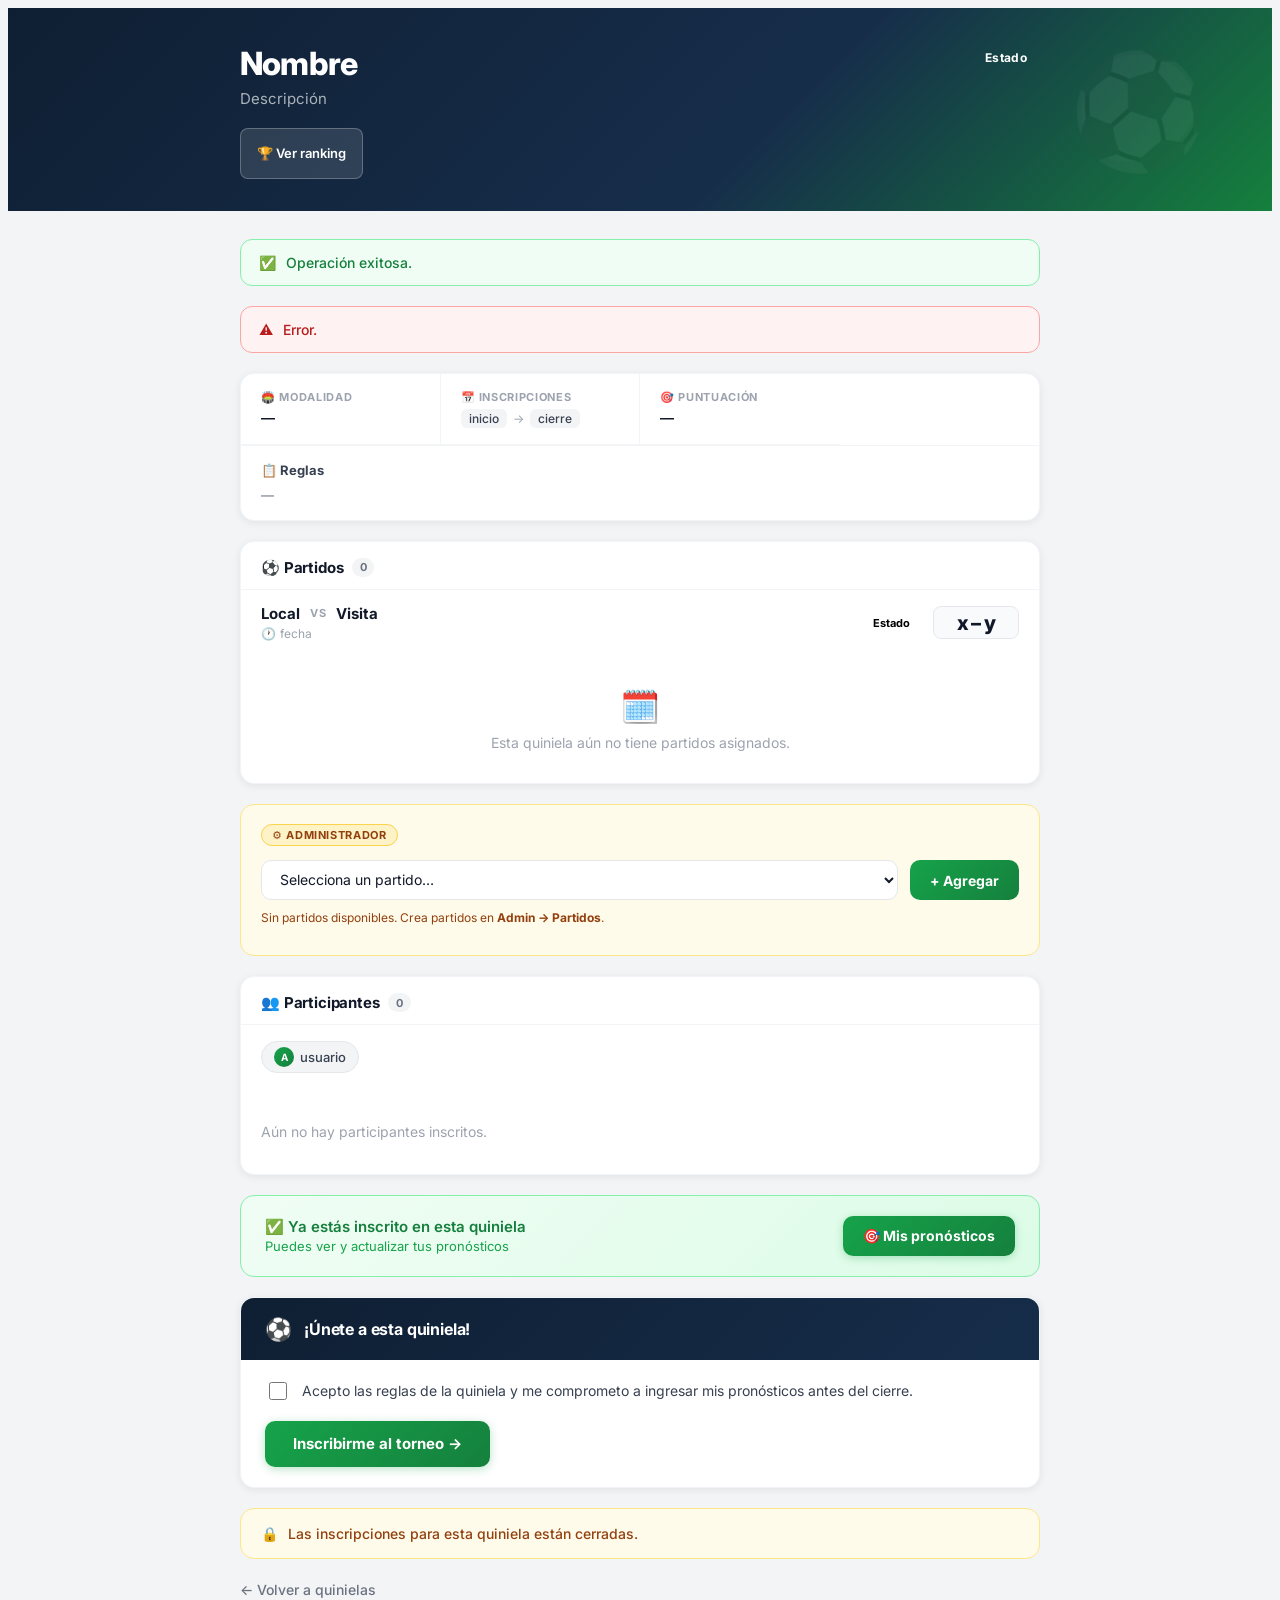
<file: src/main/resources/templates/quiniela-detalle.html>
<!DOCTYPE html>
<html lang="es" xmlns:th="http://www.thymeleaf.org">

<head th:replace="~{fragments :: head('Quiniela - Quiniela UNA')}">
    <link rel="preconnect" href="https://fonts.googleapis.com">
    <link href="https://fonts.googleapis.com/css2?family=Inter:wght@400;500;600;700;800&display=swap" rel="stylesheet">
</head>

<body>
<nav th:replace="~{fragments :: navbar}"></nav>

<!-- ── Custom styles ─────────────────────────────────────── -->
<style>
body { background: #f3f4f6; font-family: 'Inter', 'Segoe UI', system-ui, sans-serif; }

/* ── Hero header ─────────────────────────────────────────── */
.qd-hero {
    background: linear-gradient(135deg, #0f1f33 0%, #162d4a 60%, #15803d 100%);
    color: #ffffff;
    padding: 2.25rem 0 2rem;
    margin-bottom: 0;
    position: relative; overflow: hidden;
}
.qd-hero::before {
    content: '⚽';
    position: absolute; right: 5%; top: 50%; transform: translateY(-50%);
    font-size: 7rem; opacity: 0.06; pointer-events: none;
    line-height: 1;
}
.qd-hero__inner {
    max-width: 800px; margin: 0 auto;
    padding: 0 1.5rem;
}
.qd-hero__top {
    display: flex; align-items: flex-start; justify-content: space-between;
    gap: 1rem; margin-bottom: 0.375rem;
}
.qd-hero__name {
    font-size: 2rem; font-weight: 800; letter-spacing: -0.025em;
    color: #ffffff; margin: 0;
}
.qd-hero__desc {
    font-size: 0.9375rem; color: rgb(255 255 255 / 0.65);
    margin: 0.25rem 0 1.25rem;
}
.qd-hero__actions { display: flex; align-items: center; gap: 0.75rem; }

/* Status badge in hero */
.hero-badge {
    display: inline-flex; align-items: center; gap: 0.3rem;
    font-size: 0.75rem; font-weight: 700;
    padding: 0.3rem 0.75rem; border-radius: 9999px;
    border: 1.5px solid transparent; white-space: nowrap;
    letter-spacing: 0.03em; text-transform: capitalize;
}
.hero-badge--abierta    { background: #dcfce7; color: #15803d; border-color: #86efac; }
.hero-badge--cerrada    { background: #f3f4f6; color: #4b5563; border-color: #d1d5db; }
.hero-badge--pendiente  { background: #fef9c3; color: #a16207; border-color: #fde047; }
.hero-badge--finalizada { background: #1f2937; color: #f9fafb; border-color: #374151; }
.hero-badge .dot { width: 6px; height: 6px; border-radius: 50%; flex-shrink: 0; }
.hero-badge--abierta .dot    { background: #16a34a; }
.hero-badge--cerrada .dot    { background: #6b7280; }
.hero-badge--pendiente .dot  { background: #d97706; }
.hero-badge--finalizada .dot { background: #9ca3af; }

.btn-ranking {
    display: inline-flex; align-items: center; gap: 0.375rem;
    font-family: inherit; font-size: 0.8125rem; font-weight: 600;
    color: #ffffff;
    background: rgb(255 255 255 / 0.12);
    border: 1.5px solid rgb(255 255 255 / 0.25);
    border-radius: 0.5rem; padding: 0.4rem 1rem; height: 36px;
    text-decoration: none; cursor: pointer;
    transition: all 150ms ease;
}
.btn-ranking:hover {
    background: rgb(255 255 255 / 0.20); color: #ffffff;
    text-decoration: none; border-color: rgb(255 255 255 / 0.45);
}

/* ── Page wrapper ────────────────────────────────────────── */
.qd-page { max-width: 800px; margin: 0 auto; padding: 1.75rem 1.5rem 4rem; }

/* ── Section card ────────────────────────────────────────── */
.section-card {
    background: #ffffff; border-radius: 0.875rem;
    box-shadow: 0 2px 8px rgb(0 0 0 / 0.07);
    border: 1px solid #f1f5f9;
    margin-bottom: 1.25rem; overflow: hidden;
}
.section-card__head {
    padding: 1rem 1.25rem 0.75rem;
    border-bottom: 1px solid #f3f4f6;
    display: flex; align-items: center; justify-content: space-between;
}
.section-title {
    font-size: 0.9375rem; font-weight: 700; color: #111827;
    letter-spacing: -0.01em; margin: 0;
    display: flex; align-items: center; gap: 0.5rem;
}
.section-count {
    background: #f3f4f6; color: #6b7280;
    font-size: 0.6875rem; font-weight: 700;
    padding: 0.15rem 0.5rem; border-radius: 9999px;
}

/* ── Alerts ──────────────────────────────────────────────── */
.qd-alert {
    display: flex; align-items: flex-start; gap: 0.625rem;
    border-radius: 0.75rem; padding: 0.875rem 1.125rem;
    margin-bottom: 1.25rem; font-size: 0.875rem; font-weight: 500;
}
.qd-alert--success { background: #f0fdf4; border: 1.5px solid #86efac; color: #15803d; }
.qd-alert--error   { background: #fef2f2; border: 1.5px solid #fca5a5; color: #b91c1c; }

/* ── Info grid ───────────────────────────────────────────── */
.info-grid {
    display: grid; grid-template-columns: repeat(auto-fill, minmax(180px, 1fr));
    gap: 0; padding: 0;
}
.info-cell {
    padding: 1rem 1.25rem;
    border-right: 1px solid #f3f4f6;
    border-bottom: 1px solid #f3f4f6;
}
.info-cell:last-child { border-right: none; }
.info-cell__label {
    font-size: 0.6875rem; font-weight: 700; color: #9ca3af;
    text-transform: uppercase; letter-spacing: 0.06em; margin-bottom: 0.3rem;
}
.info-cell__value { font-size: 0.875rem; font-weight: 600; color: #111827; }
.info-cell__value--muted { color: #6b7280; font-weight: 400; }
.info-dates { display: flex; align-items: center; gap: 0.375rem; flex-wrap: wrap; }
.date-chip {
    background: #f3f4f6; border-radius: 0.375rem;
    padding: 0.15rem 0.5rem; font-size: 0.75rem; font-weight: 500; color: #374151;
}
.reglas-box {
    padding: 0.875rem 1.25rem;
    font-size: 0.8125rem; color: #6b7280; line-height: 1.6;
    border-top: 1px solid #f3f4f6;
}
.reglas-box__label { font-weight: 700; color: #374151; margin-bottom: 0.25rem; font-size: 0.8125rem; }

/* ── Match cards ─────────────────────────────────────────── */
.match-item {
    padding: 0.875rem 1.25rem;
    border-bottom: 1px solid #f3f4f6;
    display: grid;
    grid-template-columns: 1fr auto;
    gap: 0.75rem; align-items: center;
}
.match-item:last-child { border-bottom: none; }
.match-teams {
    display: flex; align-items: center; gap: 0.625rem;
    font-size: 0.9375rem;
}
.match-team { font-weight: 700; color: #111827; }
.match-vs {
    font-size: 0.6875rem; font-weight: 700; color: #9ca3af;
    text-transform: uppercase; letter-spacing: 0.05em;
}
.match-dt {
    font-size: 0.75rem; color: #9ca3af;
    margin-top: 0.2rem; display: flex; align-items: center; gap: 0.25rem;
}
.match-right {
    display: flex; align-items: center; gap: 0.75rem;
    justify-content: flex-end;
}
.match-score {
    font-size: 1.25rem; font-weight: 800; color: #111827;
    letter-spacing: -0.03em; white-space: nowrap;
    background: #f8fafc; border: 1px solid #e5e7eb;
    border-radius: 0.5rem; padding: 0.2rem 0.625rem;
    min-width: 4rem; text-align: center;
}
.match-badge {
    display: inline-flex; align-items: center;
    font-size: 0.6875rem; font-weight: 700;
    padding: 0.2rem 0.625rem; border-radius: 9999px;
    border: 1px solid transparent; white-space: nowrap;
    text-transform: capitalize;
}
.match-badge--pendiente  { background: #fef9c3; color: #a16207; border-color: #fde047; }
.match-badge--finalizado { background: #1f2937; color: #f9fafb; border-color: #374151; }
.match-badge--en_juego   { background: #dcfce7; color: #15803d; border-color: #86efac; }
.match-empty {
    padding: 2rem 1.25rem; text-align: center;
    font-size: 0.875rem; color: #9ca3af;
}
.match-empty__icon { font-size: 2rem; display: block; margin-bottom: 0.5rem; }

/* ── Admin panel ─────────────────────────────────────────── */
.admin-panel {
    background: #fffbeb; border: 1.5px solid #fde68a;
    border-radius: 0.875rem; padding: 1.125rem 1.25rem;
    margin-bottom: 1.25rem;
}
.admin-label {
    display: inline-flex; align-items: center; gap: 0.375rem;
    font-size: 0.6875rem; font-weight: 700; color: #92400e;
    text-transform: uppercase; letter-spacing: 0.06em;
    background: #fef3c7; border: 1px solid #fcd34d;
    padding: 0.2rem 0.625rem; border-radius: 9999px;
    margin-bottom: 0.875rem;
}
.admin-form-row {
    display: flex; gap: 0.75rem; align-items: flex-end;
}
.admin-select {
    flex: 1; font-family: inherit; font-size: 0.875rem;
    color: #111827; background: #ffffff;
    border: 1.5px solid #e5e7eb; border-radius: 0.625rem;
    padding: 0 0.875rem; height: 40px; outline: none;
    transition: border-color 150ms;
}
.admin-select:focus { border-color: #16a34a; box-shadow: 0 0 0 3px rgb(22 163 74 / 0.12); }
.btn-add {
    font-family: inherit; font-size: 0.875rem; font-weight: 700;
    color: #ffffff; background: linear-gradient(135deg, #16a34a, #15803d);
    border: none; border-radius: 0.625rem; height: 40px;
    padding: 0 1.25rem; cursor: pointer; white-space: nowrap;
    transition: all 150ms ease;
}
.btn-add:hover { background: linear-gradient(135deg, #15803d, #166534); transform: translateY(-1px); }
.admin-hint { font-size: 0.75rem; color: #92400e; margin-top: 0.625rem; }

/* ── Participants ─────────────────────────────────────────── */
.participants-grid {
    display: flex; flex-wrap: wrap; gap: 0.5rem;
    padding: 1rem 1.25rem;
}
.participant-chip {
    display: inline-flex; align-items: center; gap: 0.35rem;
    background: #f3f4f6; border: 1px solid #e5e7eb;
    border-radius: 9999px; padding: 0.3rem 0.75rem;
    font-size: 0.8125rem; font-weight: 500; color: #374151;
}
.participant-chip__avatar {
    width: 20px; height: 20px; border-radius: 50%;
    background: linear-gradient(135deg, #16a34a, #15803d);
    color: #fff; font-size: 0.625rem; font-weight: 700;
    display: flex; align-items: center; justify-content: center;
    flex-shrink: 0;
}
.participants-empty { padding: 1.25rem; font-size: 0.875rem; color: #9ca3af; }

/* ── Action section (inscription CTA) ───────────────────── */
.action-inscrito {
    background: linear-gradient(135deg, #f0fdf4, #dcfce7);
    border: 1.5px solid #86efac; border-radius: 0.875rem;
    padding: 1.25rem 1.5rem;
    display: flex; align-items: center; justify-content: space-between;
    gap: 1rem; flex-wrap: wrap;
    margin-bottom: 1.25rem;
}
.action-inscrito__text { font-size: 0.9375rem; font-weight: 600; color: #15803d; }
.action-inscrito__sub  { font-size: 0.8125rem; color: #16a34a; margin-top: 0.125rem; }
.btn-pronosticos {
    display: inline-flex; align-items: center; gap: 0.375rem;
    font-family: inherit; font-size: 0.875rem; font-weight: 700;
    color: #ffffff; background: linear-gradient(135deg, #16a34a, #15803d);
    border: none; border-radius: 0.625rem; height: 40px;
    padding: 0 1.25rem; text-decoration: none; cursor: pointer;
    box-shadow: 0 2px 8px rgb(22 163 74 / 0.30);
    transition: all 150ms ease; white-space: nowrap;
}
.btn-pronosticos:hover {
    background: linear-gradient(135deg, #15803d, #166534);
    color: #ffffff; text-decoration: none; transform: translateY(-1px);
}

.action-inscribirse {
    background: #ffffff; border: 1px solid #f1f5f9;
    border-radius: 0.875rem; box-shadow: 0 2px 8px rgb(0 0 0 / 0.07);
    overflow: hidden; margin-bottom: 1.25rem;
}
.inscribirse-header {
    background: linear-gradient(135deg, #0f1f33, #162d4a);
    padding: 1.125rem 1.5rem;
    display: flex; align-items: center; gap: 0.75rem;
}
.inscribirse-header h2 {
    font-size: 1rem; font-weight: 700; color: #ffffff;
    margin: 0; letter-spacing: -0.01em;
}
.inscribirse-body { padding: 1.25rem 1.5rem; }
.checkbox-row {
    display: flex; align-items: flex-start; gap: 0.75rem;
    margin-bottom: 1.125rem;
}
.checkbox-row input[type="checkbox"] {
    width: 18px; height: 18px; margin-top: 2px; flex-shrink: 0;
    accent-color: #16a34a; cursor: pointer;
}
.checkbox-row label { font-size: 0.875rem; color: #374151; cursor: pointer; line-height: 1.5; }
.btn-inscribirse {
    display: inline-flex; align-items: center; gap: 0.5rem;
    font-family: inherit; font-size: 0.9375rem; font-weight: 700;
    color: #ffffff; background: linear-gradient(135deg, #16a34a, #15803d);
    border: none; border-radius: 0.625rem; height: 46px;
    padding: 0 1.75rem; cursor: pointer;
    box-shadow: 0 2px 10px rgb(22 163 74 / 0.30);
    transition: all 150ms ease;
}
.btn-inscribirse:hover {
    background: linear-gradient(135deg, #15803d, #166534);
    transform: translateY(-1px);
    box-shadow: 0 4px 16px rgb(22 163 74 / 0.35);
}

.action-cerrada {
    background: #fffbeb; border: 1.5px solid #fde68a;
    border-radius: 0.875rem; padding: 1rem 1.25rem;
    display: flex; align-items: center; gap: 0.625rem;
    font-size: 0.875rem; color: #92400e; font-weight: 500;
    margin-bottom: 1.25rem;
}

/* ── Back link ───────────────────────────────────────────── */
.back-link {
    display: inline-flex; align-items: center; gap: 0.375rem;
    font-size: 0.875rem; font-weight: 500; color: #6b7280;
    text-decoration: none; transition: color 150ms;
}
.back-link:hover { color: #16a34a; text-decoration: none; }
</style>

<!-- ── Hero ──────────────────────────────────────────────── -->
<div class="qd-hero">
    <div class="qd-hero__inner">
        <div class="qd-hero__top">
            <h1 class="qd-hero__name" th:text="${quiniela.nombre}">Nombre</h1>
            <span class="hero-badge"
                  th:classappend="'hero-badge--' + ${quiniela.estado}">
                <span class="dot" aria-hidden="true"></span>
                <span th:text="${quiniela.estado}">estado</span>
            </span>
        </div>
        <p class="qd-hero__desc"
           th:if="${quiniela.descripcion != null and !quiniela.descripcion.isEmpty()}"
           th:text="${quiniela.descripcion}">Descripción</p>
        <div class="qd-hero__actions">
            <a class="btn-ranking"
               th:href="@{/quinielas/{id}/ranking(id=${quiniela.idQuiniela})}">
                🏆 Ver ranking
            </a>
        </div>
    </div>
</div>

<!-- ── Page body ─────────────────────────────────────────── -->
<div class="qd-page">

    <!-- Alerts -->
    <div class="qd-alert qd-alert--success" th:if="${exito}" role="status">
        <span aria-hidden="true">✅</span>
        <span th:text="${exito}">Operación exitosa.</span>
    </div>
    <div class="qd-alert qd-alert--error" th:if="${error}" role="alert">
        <span aria-hidden="true">⚠️</span>
        <span th:text="${error}">Error.</span>
    </div>

    <!-- ── Info card ─────────────────────────────────────── -->
    <div class="section-card">
        <div class="info-grid">
            <!-- Modalidad -->
            <div class="info-cell">
                <div class="info-cell__label">🏟️ Modalidad</div>
                <div class="info-cell__value" th:text="${quiniela.modalidad}">—</div>
            </div>
            <!-- Inscripciones -->
            <div class="info-cell">
                <div class="info-cell__label">📅 Inscripciones</div>
                <div class="info-dates">
                    <span class="date-chip"
                          th:text="${#temporals.format(quiniela.fechaInicio, 'dd/MM/yyyy')}">inicio</span>
                    <span style="color:#9ca3af; font-size:.75rem">→</span>
                    <span class="date-chip"
                          th:text="${#temporals.format(quiniela.fechaCierre, 'dd/MM/yyyy')}">cierre</span>
                </div>
            </div>
            <!-- Puntuación -->
            <div class="info-cell" style="border-right:none">
                <div class="info-cell__label">🎯 Puntuación</div>
                <div class="info-cell__value" th:text="${quiniela.tipoPuntuacion}">—</div>
            </div>
        </div>
        <!-- Reglas -->
        <div class="reglas-box"
             th:if="${quiniela.reglas != null and !quiniela.reglas.isEmpty()}">
            <div class="reglas-box__label">📋 Reglas</div>
            <span th:text="${quiniela.reglas}">—</span>
        </div>
    </div>

    <!-- ── Partidos ──────────────────────────────────────── -->
    <div class="section-card">
        <div class="section-card__head">
            <h2 class="section-title">
                ⚽ Partidos
                <span class="section-count" th:text="${#lists.size(partidos)}">0</span>
            </h2>
        </div>

        <!-- Match list -->
        <div th:if="${not #lists.isEmpty(partidos)}">
            <div class="match-item" th:each="p : ${partidos}">
                <div>
                    <div class="match-teams">
                        <span class="match-team" th:text="${p.equipoLocal}">Local</span>
                        <span class="match-vs">vs</span>
                        <span class="match-team" th:text="${p.equipoVisita}">Visita</span>
                    </div>
                    <div class="match-dt">
                        <span aria-hidden="true">🕐</span>
                        <span th:text="${#temporals.format(p.fechaHora, 'dd/MM/yyyy HH:mm')}">fecha</span>
                    </div>
                </div>
                <div class="match-right">
                    <span class="match-badge"
                          th:classappend="'match-badge--' + ${p.estado}"
                          th:text="${p.estado}">estado</span>
                    <span class="match-score"
                          th:if="${p.golesLocal != null}"
                          th:text="${p.golesLocal + ' – ' + p.golesVisita}">x – y</span>
                </div>
            </div>
        </div>

        <!-- Empty -->
        <div class="match-empty" th:if="${#lists.isEmpty(partidos)}">
            <span class="match-empty__icon" aria-hidden="true">🗓️</span>
            Esta quiniela aún no tiene partidos asignados.
        </div>
    </div>

    <!-- ── Admin: agregar partido ────────────────────────── -->
    <div th:if="${session.usuario.esAdministrador()}" class="admin-panel">
        <div class="admin-label">⚙️ Administrador</div>
        <form th:action="@{/admin/quinielas/{id}/partidos(id=${quiniela.idQuiniela})}"
              method="post">
            <div class="admin-form-row">
                <select class="admin-select" name="idPartido" required>
                    <option value="">Selecciona un partido…</option>
                    <option th:each="d : ${disponibles}"
                            th:value="${d.idPartido}"
                            th:text="${d.equipoLocal + ' vs ' + d.equipoVisita + ' — ' + #temporals.format(d.fechaHora, 'dd/MM HH:mm')}">partido</option>
                </select>
                <button class="btn-add" type="submit">+ Agregar</button>
            </div>
            <p class="admin-hint" th:if="${#lists.isEmpty(disponibles)}">
                Sin partidos disponibles. Crea partidos en <strong>Admin → Partidos</strong>.
            </p>
        </form>
    </div>

    <!-- ── Participantes ─────────────────────────────────── -->
    <div class="section-card">
        <div class="section-card__head">
            <h2 class="section-title">
                👥 Participantes
                <span class="section-count" th:text="${#lists.size(participantes)}">0</span>
            </h2>
        </div>
        <div class="participants-grid" th:if="${not #lists.isEmpty(participantes)}">
            <span class="participant-chip" th:each="p : ${participantes}">
                <span class="participant-chip__avatar"
                      th:text="${#strings.toUpperCase(#strings.substring(p, 0, 1))}">A</span>
                <span th:text="${p}">usuario</span>
            </span>
        </div>
        <p class="participants-empty" th:if="${#lists.isEmpty(participantes)}">
            Aún no hay participantes inscritos.
        </p>
    </div>

    <!-- ── Action section ────────────────────────────────── -->

    <!-- Already enrolled -->
    <div class="action-inscrito" th:if="${inscrito}">
        <div>
            <div class="action-inscrito__text">✅ Ya estás inscrito en esta quiniela</div>
            <div class="action-inscrito__sub">Puedes ver y actualizar tus pronósticos</div>
        </div>
        <a class="btn-pronosticos"
           th:href="@{/quinielas/{id}/pronosticos(id=${quiniela.idQuiniela})}">
            🎯 Mis pronósticos
        </a>
    </div>

    <!-- Enroll form (open) -->
    <div class="action-inscribirse"
         th:if="${not inscrito and quiniela.estado == 'abierta'}">
        <div class="inscribirse-header">
            <span aria-hidden="true" style="font-size:1.375rem">⚽</span>
            <h2>¡Únete a esta quiniela!</h2>
        </div>
        <div class="inscribirse-body">
            <form th:action="@{/quinielas/{id}/inscribir(id=${quiniela.idQuiniela})}"
                  method="post">
                <div class="checkbox-row">
                    <input type="checkbox" name="aceptoReglas" value="true" id="acepto" required>
                    <label for="acepto">Acepto las reglas de la quiniela y me comprometo a ingresar mis pronósticos antes del cierre.</label>
                </div>
                <button class="btn-inscribirse" type="submit">
                    Inscribirme al torneo →
                </button>
            </form>
        </div>
    </div>

    <!-- Closed -->
    <div class="action-cerrada"
         th:if="${not inscrito and quiniela.estado != 'abierta'}">
        <span aria-hidden="true">🔒</span>
        Las inscripciones para esta quiniela están cerradas.
    </div>

    <!-- Back link -->
    <a class="back-link" th:href="@{/quinielas}">
        ← Volver a quinielas
    </a>

</div><!-- /.qd-page -->

<footer th:replace="~{fragments :: footer}"></footer>
</body>
</html>
</file>
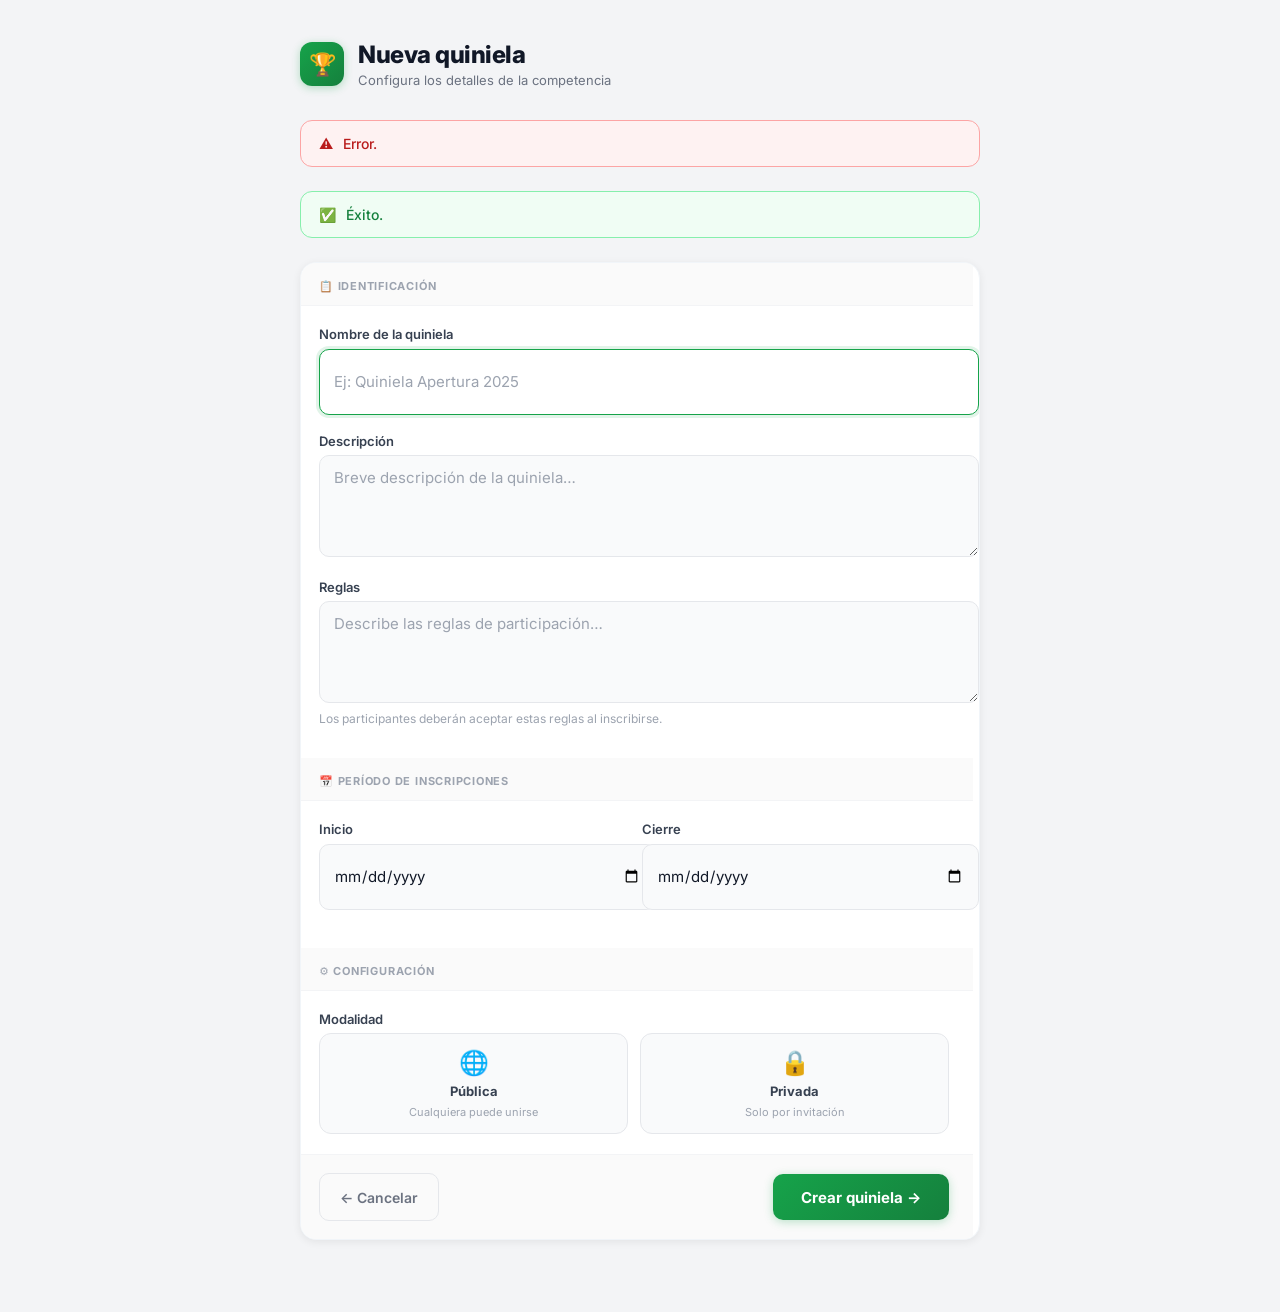
<file: src/main/resources/templates/quiniela-form.html>
<!DOCTYPE html>
<html lang="es" xmlns:th="http://www.thymeleaf.org">

<head th:replace="~{fragments :: head('Nueva quiniela - Quiniela UNA')}">
    <link rel="preconnect" href="https://fonts.googleapis.com">
    <link href="https://fonts.googleapis.com/css2?family=Inter:wght@400;500;600;700;800&display=swap" rel="stylesheet">
</head>

<body>
<nav th:replace="~{fragments :: navbar}"></nav>

<style>
body { background: #f3f4f6; font-family: 'Inter', 'Segoe UI', system-ui, sans-serif; }

/* ── Page wrapper ────────────────────────────────────────── */
.qf-page {
    max-width: 680px; margin: 0 auto;
    padding: 2rem 1.5rem 4rem;
}

/* ── Page header ─────────────────────────────────────────── */
.qf-header {
    display: flex; align-items: center; gap: 0.875rem;
    margin-bottom: 2rem;
}
.qf-header__icon {
    width: 44px; height: 44px; border-radius: 0.75rem;
    background: linear-gradient(135deg, #16a34a, #15803d);
    display: flex; align-items: center; justify-content: center;
    font-size: 1.375rem; flex-shrink: 0;
    box-shadow: 0 2px 8px rgb(22 163 74 / 0.30);
}
.qf-header__text h1 {
    font-size: 1.5rem; font-weight: 800; color: #111827;
    letter-spacing: -0.02em; margin: 0;
}
.qf-header__text p {
    font-size: 0.8125rem; color: #6b7280; margin: 0.2rem 0 0;
}

/* ── Alert ───────────────────────────────────────────────── */
.qf-alert {
    display: flex; align-items: flex-start; gap: 0.625rem;
    border-radius: 0.75rem; padding: 0.875rem 1.125rem;
    margin-bottom: 1.5rem; font-size: 0.875rem; font-weight: 500;
}
.qf-alert--error   { background: #fef2f2; border: 1.5px solid #fca5a5; color: #b91c1c; }
.qf-alert--success { background: #f0fdf4; border: 1.5px solid #86efac; color: #15803d; }

/* ── Form card ───────────────────────────────────────────── */
.form-card {
    background: #ffffff; border-radius: 1rem;
    box-shadow: 0 2px 8px rgb(0 0 0 / 0.07);
    border: 1px solid #f1f5f9;
    overflow: hidden;
}

/* Section divider inside the card */
.form-section {
    padding: 1rem 1.5rem 0.75rem;
    border-bottom: 1px solid #f3f4f6;
    background: #fafafa;
}
.form-section__label {
    font-size: 0.6875rem; font-weight: 700; color: #9ca3af;
    text-transform: uppercase; letter-spacing: 0.07em;
    display: flex; align-items: center; gap: 0.4rem;
}

.form-body { padding: 1.25rem 1.5rem; }

/* ── Form controls ───────────────────────────────────────── */
.form-group { margin-bottom: 1.125rem; }
.form-group:last-child { margin-bottom: 0; }
.form-label {
    display: block; font-size: 0.8125rem; font-weight: 600;
    color: #374151; margin-bottom: 0.4rem;
}
.form-hint { font-size: 0.75rem; color: #9ca3af; margin-top: 0.25rem; }

.form-input,
.form-textarea,
.form-select {
    width: 100%; font-family: inherit; font-size: 0.9375rem;
    color: #111827; background: #f9fafb;
    border: 1.5px solid #e5e7eb; border-radius: 0.625rem;
    padding: 0.625rem 0.875rem;
    outline: none;
    transition: border-color 150ms, box-shadow 150ms, background 150ms;
}
.form-input       { height: 44px; }
.form-select      { height: 44px; cursor: pointer; }
.form-textarea    { resize: vertical; min-height: 80px; line-height: 1.55; }

.form-input::placeholder,
.form-textarea::placeholder { color: #9ca3af; }
.form-input:hover, .form-textarea:hover, .form-select:hover  { border-color: #d1d5db; background: #ffffff; }
.form-input:focus, .form-textarea:focus, .form-select:focus  {
    border-color: #16a34a; background: #ffffff;
    box-shadow: 0 0 0 3px rgb(22 163 74 / 0.12);
}

/* ── Two-col date row ────────────────────────────────────── */
.date-row {
    display: grid; grid-template-columns: 1fr 1fr; gap: 1rem;
}
.date-row__arrow {
    display: none; /* shown on larger screens only */
}

/* ── Modalidad pills ─────────────────────────────────────── */
.modalidad-group { display: flex; gap: 0.75rem; }
.modalidad-option { position: relative; flex: 1; }
.modalidad-option input[type="radio"] {
    position: absolute; opacity: 0; width: 0; height: 0;
}
.modalidad-option label {
    display: flex; flex-direction: column; align-items: center; gap: 0.375rem;
    padding: 0.875rem 1rem;
    background: #f9fafb; border: 1.5px solid #e5e7eb;
    border-radius: 0.75rem; cursor: pointer;
    transition: all 150ms ease; text-align: center;
}
.modalidad-option label .icon { font-size: 1.5rem; }
.modalidad-option label .name { font-size: 0.8125rem; font-weight: 700; color: #374151; }
.modalidad-option label .desc { font-size: 0.6875rem; color: #9ca3af; }
.modalidad-option input:checked + label {
    background: #f0fdf4; border-color: #16a34a;
    box-shadow: 0 0 0 3px rgb(22 163 74 / 0.10);
}
.modalidad-option input:checked + label .name { color: #15803d; }
.modalidad-option label:hover { background: #f3f4f6; border-color: #d1d5db; }

/* ── Puntuacion select — shown in same section ───────────── */

/* ── Footer actions ──────────────────────────────────────── */
.form-footer {
    padding: 1.125rem 1.5rem;
    border-top: 1px solid #f3f4f6;
    background: #fafafa;
    display: flex; align-items: center; justify-content: space-between; gap: 1rem;
}
.btn-create {
    display: inline-flex; align-items: center; gap: 0.5rem;
    font-family: inherit; font-size: 0.9375rem; font-weight: 700;
    color: #ffffff; background: linear-gradient(135deg, #16a34a, #15803d);
    border: none; border-radius: 0.625rem; height: 46px;
    padding: 0 1.75rem; cursor: pointer;
    box-shadow: 0 2px 10px rgb(22 163 74 / 0.28);
    transition: all 150ms ease;
}
.btn-create:hover {
    background: linear-gradient(135deg, #15803d, #166534);
    transform: translateY(-1px);
    box-shadow: 0 4px 16px rgb(22 163 74 / 0.34);
}
.btn-create:active { transform: translateY(0); box-shadow: none; }
.btn-create:focus-visible { outline: 3px solid #16a34a; outline-offset: 2px; }

.btn-cancel {
    display: inline-flex; align-items: center; gap: 0.375rem;
    font-family: inherit; font-size: 0.875rem; font-weight: 600;
    color: #6b7280; background: transparent;
    border: 1.5px solid #e5e7eb; border-radius: 0.625rem; height: 46px;
    padding: 0 1.25rem; text-decoration: none; cursor: pointer;
    transition: all 150ms ease;
}
.btn-cancel:hover { background: #f3f4f6; border-color: #d1d5db; color: #374151; text-decoration: none; }
</style>

<div class="qf-page">

    <!-- Page header -->
    <div class="qf-header">
        <div class="qf-header__icon" aria-hidden="true">🏆</div>
        <div class="qf-header__text">
            <h1>Nueva quiniela</h1>
            <p>Configura los detalles de la competencia</p>
        </div>
    </div>

    <!-- Alerts -->
    <div class="qf-alert qf-alert--error" th:if="${error}" role="alert">
        <span aria-hidden="true">⚠️</span>
        <span th:text="${error}">Error.</span>
    </div>
    <div class="qf-alert qf-alert--success" th:if="${exito}" role="status">
        <span aria-hidden="true">✅</span>
        <span th:text="${exito}">Éxito.</span>
    </div>

    <!-- Form card -->
    <div class="form-card">
        <form th:action="@{/admin/quinielas}" th:object="${quinielaForm}" method="post" novalidate>

            <!-- ── Section: Identificación ──────────────── -->
            <div class="form-section">
                <span class="form-section__label">📋 Identificación</span>
            </div>
            <div class="form-body">
                <div class="form-group">
                    <label class="form-label" for="nombre">Nombre de la quiniela</label>
                    <input class="form-input" id="nombre" type="text"
                           th:field="*{nombre}"
                           placeholder="Ej: Quiniela Apertura 2025"
                           autofocus required>
                </div>
                <div class="form-group">
                    <label class="form-label" for="descripcion">Descripción</label>
                    <textarea class="form-textarea" id="descripcion" rows="2"
                              th:field="*{descripcion}"
                              placeholder="Breve descripción de la quiniela…"></textarea>
                </div>
                <div class="form-group">
                    <label class="form-label" for="reglas">Reglas</label>
                    <textarea class="form-textarea" id="reglas" rows="3"
                              th:field="*{reglas}"
                              placeholder="Describe las reglas de participación…"></textarea>
                    <p class="form-hint">Los participantes deberán aceptar estas reglas al inscribirse.</p>
                </div>
            </div>

            <!-- ── Section: Inscripciones ────────────────── -->
            <div class="form-section">
                <span class="form-section__label">📅 Período de inscripciones</span>
            </div>
            <div class="form-body">
                <div class="date-row">
                    <div class="form-group">
                        <label class="form-label" for="fechaInicio">Inicio</label>
                        <input class="form-input" id="fechaInicio" type="date"
                               th:field="*{fechaInicio}" required>
                    </div>
                    <div class="form-group">
                        <label class="form-label" for="fechaCierre">Cierre</label>
                        <input class="form-input" id="fechaCierre" type="date"
                               th:field="*{fechaCierre}" required>
                    </div>
                </div>
            </div>

            <!-- ── Section: Configuración ────────────────── -->
            <div class="form-section">
                <span class="form-section__label">⚙️ Configuración</span>
            </div>
            <div class="form-body">
                <!-- Modalidad — visual radio pills -->
                <div class="form-group">
                    <label class="form-label">Modalidad</label>
                    <div class="modalidad-group">
                        <div class="modalidad-option">
                            <input type="radio" id="mod-publica" name="modalidad"
                                   th:field="*{modalidad}" value="publica" required>
                            <label for="mod-publica">
                                <span class="icon" aria-hidden="true">🌐</span>
                                <span class="name">Pública</span>
                                <span class="desc">Cualquiera puede unirse</span>
                            </label>
                        </div>
                        <div class="modalidad-option">
                            <input type="radio" id="mod-privada" name="modalidad"
                                   th:field="*{modalidad}" value="privada">
                            <label for="mod-privada">
                                <span class="icon" aria-hidden="true">🔒</span>
                                <span class="name">Privada</span>
                                <span class="desc">Solo por invitación</span>
                            </label>
                        </div>
                    </div>
                </div>
            </div>

            <!-- ── Footer actions ────────────────────────── -->
            <div class="form-footer">
                <a class="btn-cancel" th:href="@{/quinielas}">← Cancelar</a>
                <button class="btn-create" type="submit">
                    Crear quiniela →
                </button>
            </div>

        </form>
    </div><!-- /.form-card -->

</div><!-- /.qf-page -->

<footer th:replace="~{fragments :: footer}"></footer>
</body>
</html>
</file>
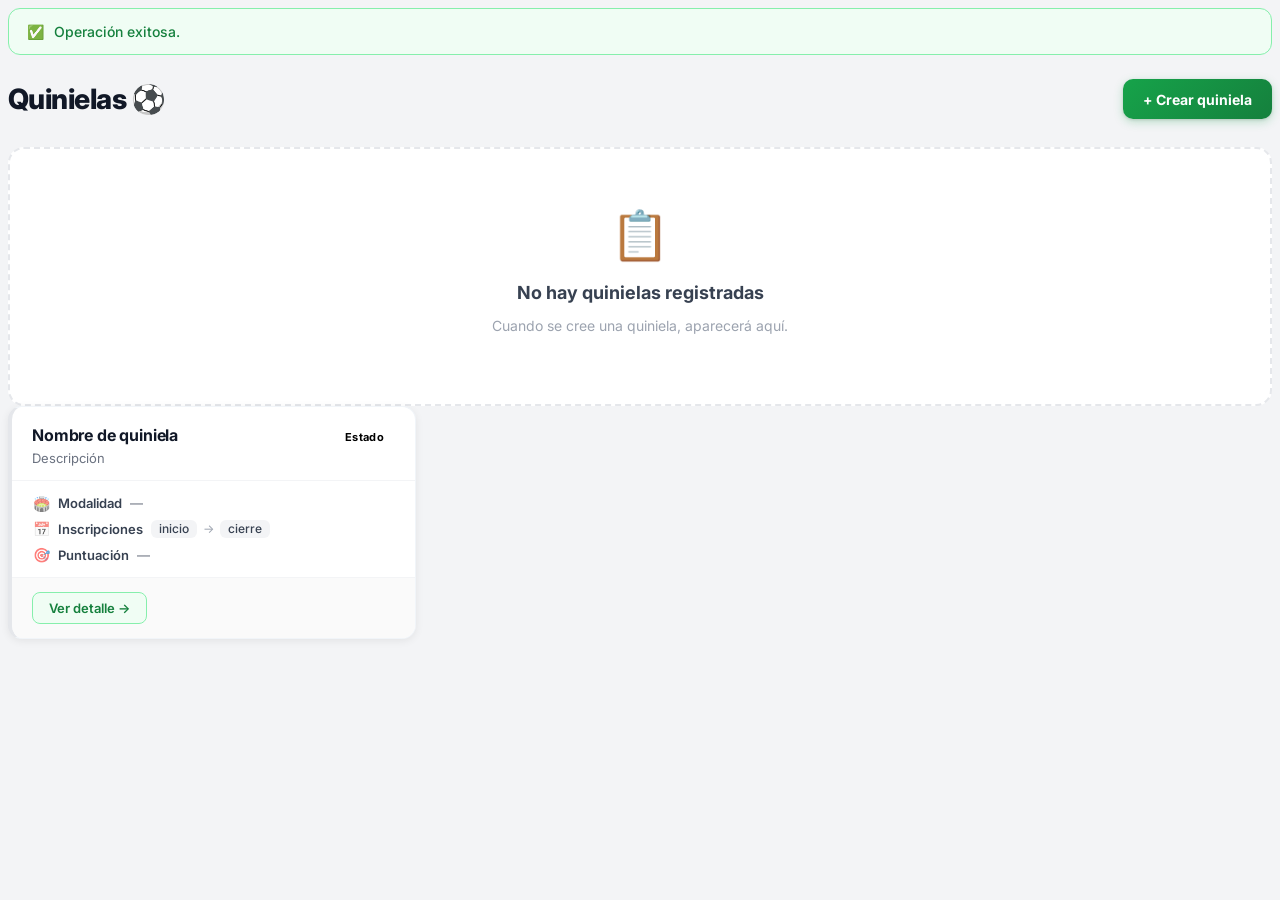
<file: src/main/resources/templates/Quinielas.html>
<!DOCTYPE html>
<html lang="es" xmlns:th="http://www.thymeleaf.org">

<head th:replace="~{fragments :: head('Quinielas - Quiniela UNA')}">
    <link rel="preconnect" href="https://fonts.googleapis.com">
    <link href="https://fonts.googleapis.com/css2?family=Inter:wght@400;500;600;700;800&display=swap" rel="stylesheet">
</head>

<body>
<nav th:replace="~{fragments :: navbar}"></nav>

<!-- ── Custom styles ─────────────────────────────────────── -->
<style>
body { background: #f3f4f6; font-family: 'Inter', 'Segoe UI', system-ui, sans-serif; }

/* ── Page header ─────────────────────────────────────────── */
.ql-header {
    display: flex; align-items: center; justify-content: space-between;
    margin-bottom: 1.75rem;
}
.ql-header h1 {
    font-size: 1.75rem; font-weight: 800;
    color: #111827; letter-spacing: -0.02em; margin: 0;
}
.ql-header h1 span { color: #16a34a; }

/* ── Create button ───────────────────────────────────────── */
.btn-create {
    display: inline-flex; align-items: center; gap: 0.375rem;
    font-family: inherit; font-size: 0.875rem; font-weight: 700;
    color: #ffffff;
    background: linear-gradient(135deg, #16a34a 0%, #15803d 100%);
    border: none; border-radius: 0.625rem;
    padding: 0 1.25rem; height: 40px; cursor: pointer;
    box-shadow: 0 1px 3px rgb(0 0 0 / 0.12), 0 3px 10px rgb(22 163 74 / 0.25);
    text-decoration: none;
    transition: all 150ms ease;
}
.btn-create:hover {
    background: linear-gradient(135deg, #15803d 0%, #166534 100%);
    transform: translateY(-1px);
    box-shadow: 0 2px 6px rgb(0 0 0 / 0.12), 0 5px 16px rgb(22 163 74 / 0.30);
    color: #ffffff; text-decoration: none;
}

/* ── Alert override ──────────────────────────────────────── */
.ql-success {
    display: flex; align-items: center; gap: 0.625rem;
    background: #f0fdf4; border: 1.5px solid #86efac;
    color: #15803d; border-radius: 0.75rem;
    padding: 0.875rem 1.125rem; margin-bottom: 1.5rem;
    font-size: 0.875rem; font-weight: 500;
}

/* ── Empty state ─────────────────────────────────────────── */
.ql-empty {
    background: #ffffff; border-radius: 1rem;
    border: 2px dashed #e5e7eb;
    padding: 3.5rem 2rem; text-align: center;
    margin-top: 1rem;
}
.ql-empty__icon { font-size: 3rem; display: block; margin-bottom: 0.875rem; }
.ql-empty__title { font-size: 1.125rem; font-weight: 700; color: #374151; margin-bottom: 0.375rem; }
.ql-empty__sub   { font-size: 0.875rem; color: #9ca3af; }

/* ── Card grid ───────────────────────────────────────────── */
.ql-grid {
    display: grid;
    grid-template-columns: repeat(auto-fill, minmax(340px, 1fr));
    gap: 1.25rem;
}

/* ── Quiniela card ───────────────────────────────────────── */
.qcard {
    background: #ffffff;
    border-radius: 0.875rem;
    box-shadow: 0 2px 8px rgb(0 0 0 / 0.07);
    border: 1px solid #f1f5f9;
    border-left: 4px solid #e5e7eb; /* overridden by status */
    display: flex; flex-direction: column;
    transition: box-shadow 250ms ease, transform 250ms ease;
    overflow: hidden;
}
.qcard:hover {
    box-shadow: 0 6px 20px rgb(0 0 0 / 0.10);
    transform: translateY(-2px);
}

/* Status accent — left border + subtle tinted header */
.qcard--abierta    { border-left-color: #16a34a; }
.qcard--cerrada    { border-left-color: #6b7280; }
.qcard--pendiente  { border-left-color: #d97706; }
.qcard--finalizada { border-left-color: #1f2937; }

.qcard__head {
    padding: 1.125rem 1.25rem 0.75rem;
    border-bottom: 1px solid #f3f4f6;
    display: flex; align-items: flex-start; justify-content: space-between; gap: 0.75rem;
}
.qcard__name {
    font-size: 1rem; font-weight: 700; color: #111827;
    letter-spacing: -0.01em; margin: 0; line-height: 1.3;
}
.qcard__desc {
    font-size: 0.8125rem; color: #6b7280; margin: 0;
    margin-top: 0.2rem; line-height: 1.45;
}

/* ── Status badge ────────────────────────────────────────── */
.status-badge {
    display: inline-flex; align-items: center; gap: 0.3rem;
    font-size: 0.6875rem; font-weight: 700;
    padding: 0.25rem 0.625rem;
    border-radius: 9999px; border: 1px solid transparent;
    white-space: nowrap; flex-shrink: 0;
    letter-spacing: 0.03em; text-transform: capitalize;
}
.status-badge--abierta    { background: #dcfce7; color: #15803d; border-color: #86efac; }
.status-badge--cerrada    { background: #f3f4f6; color: #4b5563; border-color: #d1d5db; }
.status-badge--pendiente  { background: #fef9c3; color: #a16207; border-color: #fde047; }
.status-badge--finalizada { background: #1f2937; color: #f9fafb; border-color: #374151; }
.status-dot { width: 6px; height: 6px; border-radius: 50%; display: inline-block; }
.status-dot--abierta    { background: #16a34a; }
.status-dot--cerrada    { background: #6b7280; }
.status-dot--pendiente  { background: #d97706; }
.status-dot--finalizada { background: #f9fafb; }

/* ── Meta section ────────────────────────────────────────── */
.qcard__meta {
    padding: 0.875rem 1.25rem;
    display: flex; flex-direction: column; gap: 0.5rem;
    flex: 1;
}
.meta-row {
    display: flex; align-items: center; gap: 0.5rem;
    font-size: 0.8125rem;
}
.meta-row__icon { font-size: 0.875rem; opacity: 0.6; flex-shrink: 0; width: 1.125rem; text-align: center; }
.meta-row__label { font-weight: 600; color: #374151; }
.meta-row__value { color: #6b7280; }
.meta-row__dates {
    display: flex; align-items: center; gap: 0.375rem; flex-wrap: wrap;
    color: #6b7280;
}
.date-chip {
    background: #f3f4f6; border-radius: 0.375rem;
    padding: 0.1rem 0.5rem; font-size: 0.75rem; font-weight: 500; color: #374151;
    white-space: nowrap;
}
.date-arrow { color: #9ca3af; font-size: 0.75rem; }

/* ── Card footer ─────────────────────────────────────────── */
.qcard__foot {
    padding: 0.875rem 1.25rem;
    border-top: 1px solid #f3f4f6;
    background: #fafafa;
}
.btn-detail {
    display: inline-flex; align-items: center; gap: 0.375rem;
    font-family: inherit; font-size: 0.8125rem; font-weight: 600;
    color: #15803d;
    background: #f0fdf4; border: 1.5px solid #86efac;
    border-radius: 0.5rem; padding: 0.4375rem 1rem;
    text-decoration: none; cursor: pointer;
    transition: all 150ms ease;
}
.btn-detail:hover {
    background: #dcfce7; border-color: #4ade80; color: #14532d;
    text-decoration: none; transform: translateX(2px);
}
</style>

<!-- ── Page content ───────────────────────────────────────── -->
<div class="container mt-4 mb-5">

    <!-- Success / error alerts -->
    <div th:if="${exito}" class="ql-success" role="status">
        <span aria-hidden="true">✅</span>
        <span th:text="${exito}">Operación exitosa.</span>
    </div>
    <div class="alert alert-danger" th:if="${error}" th:text="${error}"></div>

    <!-- Page header -->
    <div class="ql-header">
        <h1>Quinielas <span>⚽</span></h1>
        <a class="btn-create"
           th:if="${session.usuario != null and session.usuario.esAdministrador()}"
           th:href="@{/admin/quinielas/nueva}">
            + Crear quiniela
        </a>
    </div>

    <!-- Empty state -->
    <div class="ql-empty" th:if="${#lists.isEmpty(quinielas)}">
        <span class="ql-empty__icon" aria-hidden="true">📋</span>
        <p class="ql-empty__title">No hay quinielas registradas</p>
        <p class="ql-empty__sub">Cuando se cree una quiniela, aparecerá aquí.</p>
    </div>

    <!-- Cards grid -->
    <div class="ql-grid" th:unless="${#lists.isEmpty(quinielas)}">

        <div class="qcard"
             th:each="q : ${quinielas}"
             th:classappend="'qcard--' + ${q.estado}">

            <!-- Card header: name + badge -->
            <div class="qcard__head">
                <div>
                    <h2 class="qcard__name" th:text="${q.nombre}">Nombre de quiniela</h2>
                    <p class="qcard__desc"
                       th:if="${q.descripcion != null and !q.descripcion.isEmpty()}"
                       th:text="${q.descripcion}">Descripción</p>
                </div>
                <span class="status-badge"
                      th:classappend="'status-badge--' + ${q.estado}">
                    <span class="status-dot"
                          th:classappend="'status-dot--' + ${q.estado}"
                          aria-hidden="true"></span>
                    <span th:text="${q.estado}">estado</span>
                </span>
            </div>

            <!-- Meta rows -->
            <div class="qcard__meta">

                <!-- Modalidad -->
                <div class="meta-row">
                    <span class="meta-row__icon" aria-hidden="true">🏟️</span>
                    <span class="meta-row__label">Modalidad</span>
                    <span class="meta-row__value" th:text="${q.modalidad}">—</span>
                </div>

                <!-- Inscripciones — formatted dates -->
                <div class="meta-row">
                    <span class="meta-row__icon" aria-hidden="true">📅</span>
                    <span class="meta-row__label">Inscripciones</span>
                    <div class="meta-row__dates">
                        <span class="date-chip"
                              th:text="${#temporals.format(q.fechaInicio, 'dd/MM/yyyy')}">inicio</span>
                        <span class="date-arrow" aria-label="hasta">→</span>
                        <span class="date-chip"
                              th:text="${#temporals.format(q.fechaCierre, 'dd/MM/yyyy')}">cierre</span>
                    </div>
                </div>

                <!-- Puntuación -->
                <div class="meta-row">
                    <span class="meta-row__icon" aria-hidden="true">🎯</span>
                    <span class="meta-row__label">Puntuación</span>
                    <span class="meta-row__value" th:text="${q.tipoPuntuacion}">—</span>
                </div>

            </div>

            <!-- Card footer: CTA -->
            <div class="qcard__foot">
                <a class="btn-detail"
                   th:href="@{/quinielas/{id}(id=${q.idQuiniela})}">
                    Ver detalle →
                </a>
            </div>

        </div><!-- /.qcard -->

    </div><!-- /.ql-grid -->

</div><!-- /.container -->

<footer th:replace="~{fragments :: footer}"></footer>
</body>
</html>
</file>
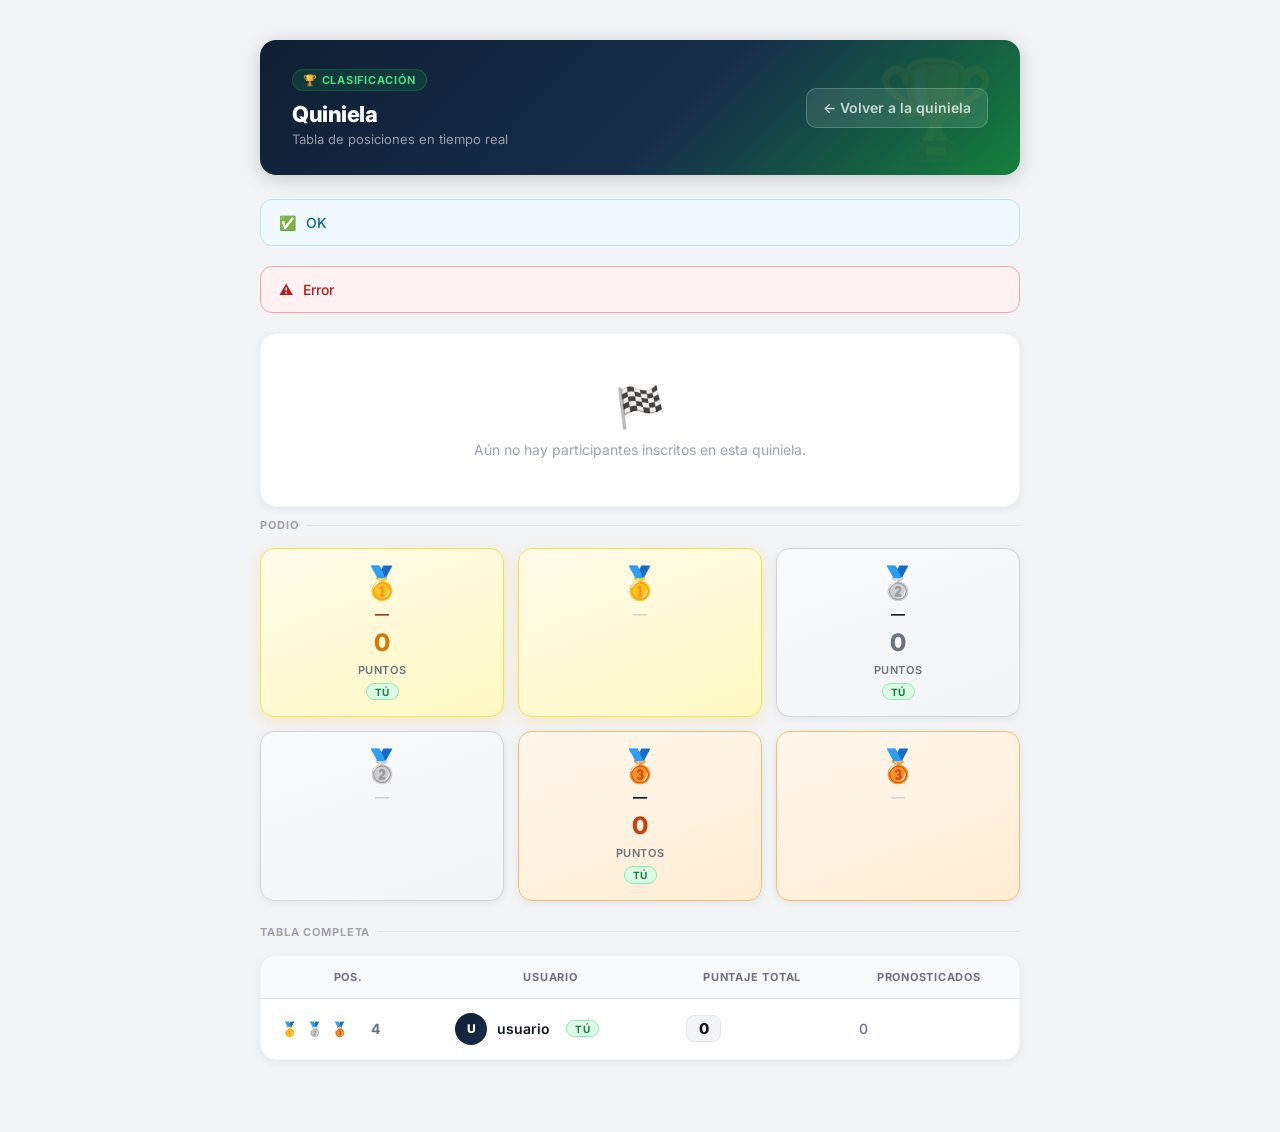
<file: src/main/resources/templates/Ranking.html>
<!DOCTYPE html>
<html lang="es" xmlns:th="http://www.thymeleaf.org">

<head th:replace="~{fragments :: head('Ranking - Quiniela UNA')}">
    <link rel="preconnect" href="https://fonts.googleapis.com">
    <link href="https://fonts.googleapis.com/css2?family=Inter:wght@400;500;600;700;800&display=swap" rel="stylesheet">
</head>

<body>
<nav th:replace="~{fragments :: navbar}"></nav>

<style>
body { background: #f3f4f6; font-family: 'Inter','Segoe UI',system-ui,sans-serif; }

/* ── Page wrapper ────────────────────────────────────────── */
.rk-page { max-width: 760px; margin: 0 auto; padding: 2rem 1.5rem 4rem; }

/* ── Hero header card ────────────────────────────────────── */
.rk-hero {
    background: linear-gradient(135deg, #0f1f33 0%, #162d4a 55%, #15803d 100%);
    border-radius: 1rem; padding: 1.75rem 2rem;
    display: flex; align-items: center; justify-content: space-between;
    flex-wrap: wrap; gap: 1rem;
    margin-bottom: 1.5rem;
    box-shadow: 0 4px 20px rgb(0 0 0 / 0.18);
    position: relative; overflow: hidden;
}
.rk-hero::after {
    content: '🏆';
    position: absolute; right: 1.5rem; top: 50%; transform: translateY(-50%);
    font-size: 6rem; opacity: 0.06; pointer-events: none; line-height: 1;
}
.rk-hero__left { position: relative; z-index: 1; }
.rk-hero__eyebrow {
    display: inline-flex; align-items: center; gap: 0.375rem;
    font-size: 0.6875rem; font-weight: 700; color: #4ade80;
    text-transform: uppercase; letter-spacing: 0.07em;
    background: rgb(22 163 74 / 0.18); border: 1px solid rgb(22 163 74 / 0.30);
    padding: 0.2rem 0.625rem; border-radius: 9999px;
    margin-bottom: 0.625rem;
}
.rk-hero__title {
    font-size: 1.375rem; font-weight: 800; color: #ffffff;
    letter-spacing: -0.02em; margin: 0;
}
.rk-hero__sub {
    font-size: 0.8125rem; color: rgb(255 255 255 / 0.55);
    margin: 0.25rem 0 0;
}

/* ── Back button ─────────────────────────────────────────── */
.btn-back {
    display: inline-flex; align-items: center; gap: 0.4rem;
    font-family: inherit; font-size: 0.875rem; font-weight: 600;
    color: rgb(255 255 255 / 0.75); background: rgb(255 255 255 / 0.10);
    border: 1.5px solid rgb(255 255 255 / 0.20); border-radius: 0.625rem;
    height: 38px; padding: 0 1rem; text-decoration: none;
    transition: all 150ms ease; white-space: nowrap;
    position: relative; z-index: 1;
}
.btn-back:hover {
    background: rgb(255 255 255 / 0.18); color: #ffffff;
    border-color: rgb(255 255 255 / 0.35); text-decoration: none;
}

/* ── Alerts ──────────────────────────────────────────────── */
.rk-alert {
    display: flex; align-items: flex-start; gap: 0.625rem;
    border-radius: 0.75rem; padding: 0.875rem 1.125rem;
    margin-bottom: 1.25rem; font-size: 0.875rem; font-weight: 500;
    background: #f0f9ff; border: 1.5px solid #bae6fd; color: #0369a1;
}

/* ── Top-3 podium strip ──────────────────────────────────── */
.podium {
    display: grid; grid-template-columns: repeat(3, 1fr);
    gap: 0.875rem; margin-bottom: 1.5rem;
}
.podium-card {
    border-radius: 0.875rem; padding: 1.125rem 1rem 1rem;
    text-align: center; border: 1.5px solid transparent;
    box-shadow: 0 2px 8px rgb(0 0 0 / 0.07);
    display: flex; flex-direction: column; align-items: center; gap: 0.375rem;
}
/* Gold */
.podium-card--1 {
    background: linear-gradient(160deg, #fffbeb, #fef9c3);
    border-color: #fde047;
    box-shadow: 0 4px 16px rgb(234 179 8 / 0.20);
}
/* Silver */
.podium-card--2 {
    background: linear-gradient(160deg, #f9fafb, #f3f4f6);
    border-color: #d1d5db;
}
/* Bronze */
.podium-card--3 {
    background: linear-gradient(160deg, #fff7ed, #ffedd5);
    border-color: #fdba74;
}
.podium-card__medal { font-size: 2rem; line-height: 1; }
.podium-card__name  {
    font-size: 0.875rem; font-weight: 700; color: #111827;
    max-width: 100%; overflow: hidden; text-overflow: ellipsis; white-space: nowrap;
}
.podium-card--1 .podium-card__name { color: #92400e; }
.podium-card__score {
    font-size: 1.5rem; font-weight: 800; color: #111827; letter-spacing: -0.03em;
}
.podium-card--1 .podium-card__score { color: #d97706; }
.podium-card--2 .podium-card__score { color: #6b7280; }
.podium-card--3 .podium-card__score { color: #c2410c; }
.podium-card__pts-label {
    font-size: 0.6875rem; font-weight: 600; color: #6b7280; /* was #9ca3af — 2.4:1 ❌ → now 4.6:1 ✅ */
    text-transform: uppercase; letter-spacing: 0.05em;
}
/* "tú" pill on podium */
.you-pill {
    display: inline-flex; align-items: center;
    font-size: 0.625rem; font-weight: 700; color: #15803d; /* was #16a34a — 3.0:1 ❌ → now 4.6:1 ✅ */
    background: #dcfce7; border: 1px solid #86efac;
    border-radius: 9999px; padding: 0.1rem 0.5rem;
    text-transform: uppercase; letter-spacing: 0.05em;
}

/* ── Table card ──────────────────────────────────────────── */
.table-card {
    background: #ffffff; border-radius: 1rem;
    box-shadow: 0 2px 8px rgb(0 0 0 / 0.07);
    border: 1px solid #f1f5f9; overflow: hidden;
}
.rk-table { width: 100%; border-collapse: collapse; font-size: 0.875rem; }
.rk-table thead tr { background: #f8fafc; }
.rk-table thead th {
    padding: 0.875rem 1.25rem;
    font-size: 0.6875rem; font-weight: 700; color: #6b7280;
    text-transform: uppercase; letter-spacing: 0.07em;
    border-bottom: 1px solid #e5e7eb; white-space: nowrap;
}
.rk-table tbody tr { border-bottom: 1px solid #f3f4f6; transition: background 120ms; }
.rk-table tbody tr:last-child { border-bottom: none; }

/* Row variants */
.rk-table tbody tr.row--odd  { background: #ffffff; }
.rk-table tbody tr.row--even { background: #fafafa; }
.rk-table tbody tr.row--you  { background: #f0fdf4 !important; }
.rk-table tbody tr:hover     { background: #f3f4f6; }
.rk-table tbody tr.row--you:hover { background: #dcfce7; }

.rk-table tbody td { padding: 0.875rem 1.25rem; vertical-align: middle; }

/* Position cell */
.pos-cell { display: flex; align-items: center; gap: 0.5rem; }
.pos-num {
    font-size: 0.875rem; font-weight: 700;
    color: #6b7280; min-width: 1.5rem; text-align: right;
}

/* User cell */
.user-cell { display: flex; align-items: center; gap: 0.625rem; }
.user-avatar {
    width: 32px; height: 32px; border-radius: 50%;
    background: linear-gradient(135deg, #0f1f33, #162d4a);
    display: flex; align-items: center; justify-content: center;
    font-size: 0.75rem; font-weight: 800; color: #ffffff;
    flex-shrink: 0;
}
.row--you .user-avatar {
    background: linear-gradient(135deg, #16a34a, #15803d);
}
.user-name { font-weight: 600; color: #111827; }
.you-tag {
    display: inline-flex; align-items: center;
    font-size: 0.625rem; font-weight: 700; color: #15803d; /* was #16a34a — 3.0:1 ❌ → now 4.6:1 ✅ */
    background: #dcfce7; border: 1px solid #86efac;
    border-radius: 9999px; padding: 0.1rem 0.5rem;
    text-transform: uppercase; letter-spacing: 0.05em;
    margin-left: 0.375rem;
}

/* Score badge */
.score-badge {
    display: inline-flex; align-items: center;
    font-size: 0.9375rem; font-weight: 800; color: #111827;
    background: #f3f4f6; border: 1.5px solid #e5e7eb;
    border-radius: 0.5rem; padding: 0.2rem 0.75rem;
    letter-spacing: -0.02em;
}
.row--you .score-badge {
    background: #dcfce7; border-color: #86efac; color: #15803d;
}

/* Pronosticados cell */
.td-pron { color: #6b7280; font-weight: 500; }

/* Empty state */
.rk-empty {
    padding: 3rem 1.5rem; text-align: center;
    font-size: 0.875rem; color: #9ca3af;
}
.rk-empty__icon { font-size: 2.5rem; display: block; margin-bottom: 0.625rem; }

/* Section label */
.section-label {
    font-size: 0.6875rem; font-weight: 700; color: #9ca3af;
    text-transform: uppercase; letter-spacing: 0.08em;
    margin-bottom: 1rem; display: flex; align-items: center; gap: 0.5rem;
}
.section-label::after { content: ''; flex: 1; height: 1px; background: #e5e7eb; }

/* Visually hidden (screen-reader only) */
.sr-only {
    position: absolute; width: 1px; height: 1px;
    padding: 0; margin: -1px; overflow: hidden;
    clip: rect(0,0,0,0); white-space: nowrap; border: 0;
}

/* Responsive */
@media (max-width: 600px) {
    .podium { grid-template-columns: 1fr; }
    .rk-page { padding: 1.5rem 1rem 3rem; }
    .rk-hero { padding: 1.25rem 1.25rem; }
}
</style>

<div class="rk-page">

    <!-- ── Hero header ────────────────────────────────────── -->
    <div class="rk-hero">
        <div class="rk-hero__left">
            <div class="rk-hero__eyebrow">🏆 Clasificación</div>
            <h1 class="rk-hero__title" th:text="${quiniela.nombre}">Quiniela</h1>
            <p class="rk-hero__sub">Tabla de posiciones en tiempo real</p>
        </div>
        <a class="btn-back" th:href="@{/quinielas/{id}(id=${quiniela.idQuiniela})}">
            ← Volver a la quiniela
        </a>
    </div>

    <!-- Alerts -->
    <div class="rk-alert" th:if="${exito}" role="status">
        <span aria-hidden="true">✅</span><span th:text="${exito}">OK</span>
    </div>
    <div class="rk-alert" th:if="${error}" role="alert"
         style="background:#fef2f2;border-color:#fca5a5;color:#b91c1c;">
        <span aria-hidden="true">⚠️</span><span th:text="${error}">Error</span>
    </div>

    <!-- ── Empty state ─────────────────────────────────────── -->
    <div class="table-card" th:if="${#lists.isEmpty(ranking)}">
        <div class="rk-empty">
            <span class="rk-empty__icon" aria-hidden="true">🏁</span>
            Aún no hay participantes inscritos en esta quiniela.
        </div>
    </div>

    <th:block th:unless="${#lists.isEmpty(ranking)}">

        <!-- ── Top-3 podium (show only if >= 1 participant) ── -->
        <p class="section-label">Podio</p>
        <div class="podium">

            <!-- 1st place -->
            <div class="podium-card podium-card--1"
                 th:with="r1=${ranking.size() >= 1 ? ranking.get(0) : null}"
                 th:if="${ranking.size() >= 1}">
                <span class="podium-card__medal" aria-label="Primer lugar">🥇</span>
                <div class="podium-card__name" th:text="${ranking.get(0).nombreUsuario}">—</div>
                <div class="podium-card__score" th:text="${ranking.get(0).puntajeTotal}">0</div>
                <div class="podium-card__pts-label">puntos</div>
                <span class="you-pill"
                      th:if="${ranking.get(0).idUsuario == miId}">tú</span>
            </div>
            <!-- placeholder if no 1st -->
            <div class="podium-card podium-card--1" th:unless="${ranking.size() >= 1}">
                <span class="podium-card__medal">🥇</span>
                <div class="podium-card__name" style="color:#d1d5db">—</div>
            </div>

            <!-- 2nd place -->
            <div class="podium-card podium-card--2" th:if="${ranking.size() >= 2}">
                <span class="podium-card__medal" aria-label="Segundo lugar">🥈</span>
                <div class="podium-card__name" th:text="${ranking.get(1).nombreUsuario}">—</div>
                <div class="podium-card__score" th:text="${ranking.get(1).puntajeTotal}">0</div>
                <div class="podium-card__pts-label">puntos</div>
                <span class="you-pill"
                      th:if="${ranking.get(1).idUsuario == miId}">tú</span>
            </div>
            <div class="podium-card podium-card--2" th:unless="${ranking.size() >= 2}">
                <span class="podium-card__medal">🥈</span>
                <div class="podium-card__name" style="color:#d1d5db">—</div>
            </div>

            <!-- 3rd place -->
            <div class="podium-card podium-card--3" th:if="${ranking.size() >= 3}">
                <span class="podium-card__medal" aria-label="Tercer lugar">🥉</span>
                <div class="podium-card__name" th:text="${ranking.get(2).nombreUsuario}">—</div>
                <div class="podium-card__score" th:text="${ranking.get(2).puntajeTotal}">0</div>
                <div class="podium-card__pts-label">puntos</div>
                <span class="you-pill"
                      th:if="${ranking.get(2).idUsuario == miId}">tú</span>
            </div>
            <div class="podium-card podium-card--3" th:unless="${ranking.size() >= 3}">
                <span class="podium-card__medal">🥉</span>
                <div class="podium-card__name" style="color:#d1d5db">—</div>
            </div>

        </div><!-- /.podium -->

        <!-- ── Full leaderboard table ─────────────────────── -->
        <p class="section-label">Tabla completa</p>
        <div class="table-card">
            <table class="rk-table" aria-label="Ranking completo">
                <thead>
                    <tr>
                        <th scope="col">Pos.</th>
                        <th scope="col">Usuario</th>
                        <th scope="col">Puntaje total</th>
                        <th scope="col">Pronosticados</th>
                    </tr>
                </thead>
                <tbody>
                <tr th:each="r, stat : ${ranking}"
                    th:classappend="${r.idUsuario == miId} ? 'row--you'
                                  : (${stat.index % 2 == 0} ? 'row--odd' : 'row--even')">

                    <!-- Posición -->
                    <td>
                        <div class="pos-cell">
                            <!-- Top 3: emoji visible, text for screen readers -->
                            <span th:if="${r.posicion == 1}" aria-hidden="true">🥇</span>
                            <span th:if="${r.posicion == 2}" aria-hidden="true">🥈</span>
                            <span th:if="${r.posicion == 3}" aria-hidden="true">🥉</span>
                            <!-- SR-only position number for top 3 (emoji alone conveys nothing to AT) -->
                            <span class="sr-only"
                                  th:if="${r.posicion <= 3}"
                                  th:text="${r.posicion}">1</span>
                            <!-- Visible number for pos 4+ -->
                            <span class="pos-num"
                                  th:unless="${r.posicion <= 3}"
                                  th:text="${r.posicion}">4</span>
                        </div>
                    </td>

                    <!-- Usuario -->
                    <td>
                        <div class="user-cell">
                            <div class="user-avatar"
                                 aria-hidden="true"
                                 th:text="${#strings.toUpperCase(#strings.substring(r.nombreUsuario, 0, 1))}">U</div>
                            <span class="user-name" th:text="${r.nombreUsuario}">usuario</span>
                            <span class="you-tag" th:if="${r.idUsuario == miId}">tú</span>
                        </div>
                    </td>

                    <!-- Puntaje total -->
                    <td>
                        <span class="score-badge" th:text="${r.puntajeTotal}">0</span>
                    </td>

                    <!-- Partidos pronosticados -->
                    <td class="td-pron" th:text="${r.partidosPronosticados}">0</td>

                </tr>
                </tbody>
            </table>
        </div><!-- /.table-card -->

    </th:block>

</div><!-- /.rk-page -->

<footer th:replace="~{fragments :: footer}"></footer>
</body>
</html>
</file>
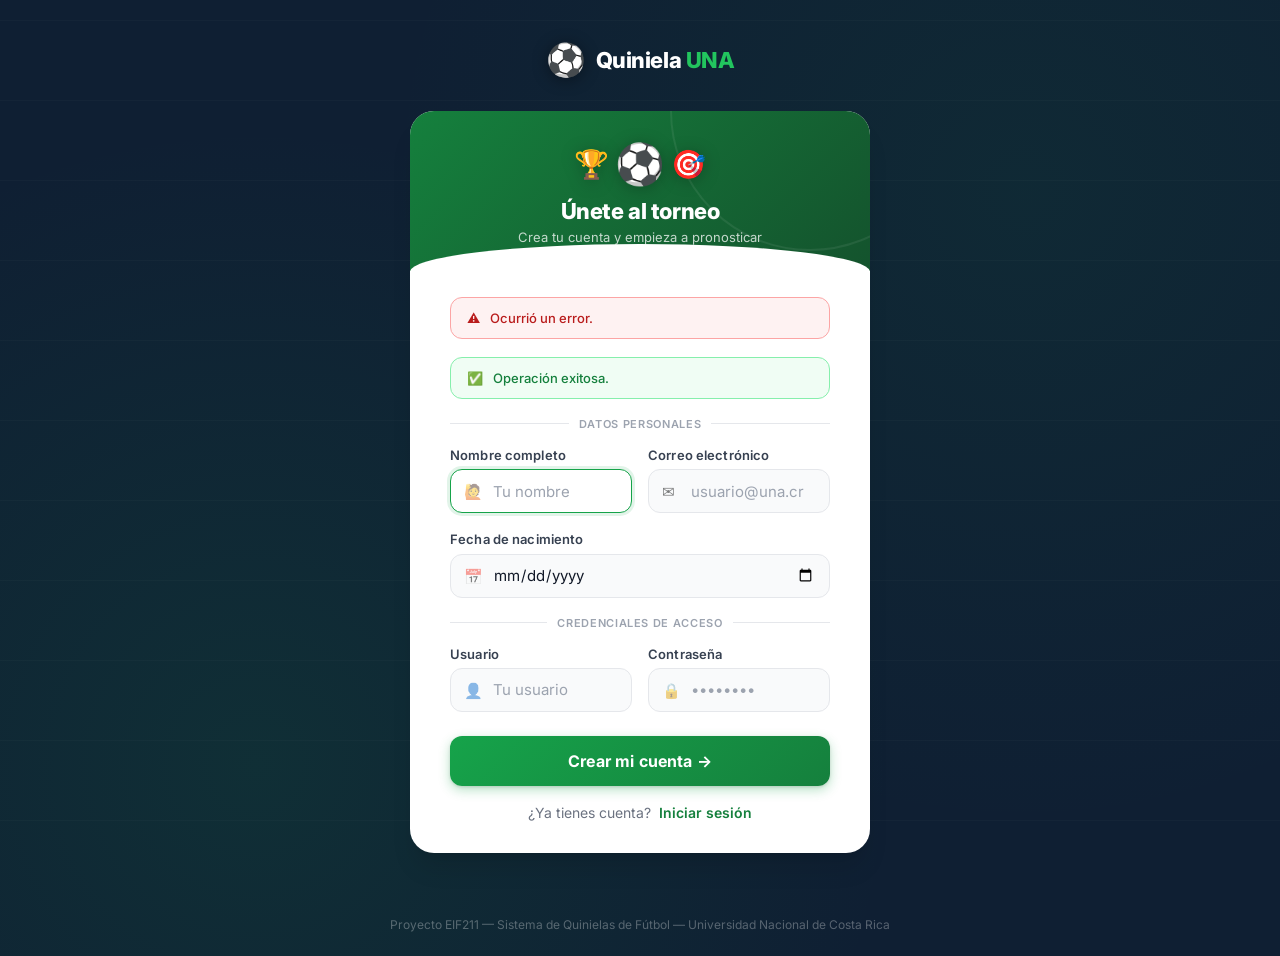
<file: src/main/resources/templates/registro.html>
<!DOCTYPE html>
<html lang="es" xmlns:th="http://www.thymeleaf.org">
<head>
<meta charset="UTF-8">
<meta name="viewport" content="width=device-width, initial-scale=1.0">
<title>Crear cuenta — Quiniela UNA</title>
<link rel="preconnect" href="https://fonts.googleapis.com">
<link href="https://fonts.googleapis.com/css2?family=Inter:wght@400;500;600;700;800&display=swap" rel="stylesheet">
<style>
/* ── Reset & base ─────────────────────────────────────── */
*, *::before, *::after { box-sizing: border-box; margin: 0; padding: 0; }

body {
    font-family: 'Inter', 'Segoe UI', system-ui, sans-serif;
    min-height: 100vh;
    display: flex;
    flex-direction: column;
    background: #0f1f33;
    background-image:
        radial-gradient(circle at 20% 80%, rgb(22 163 74 / 0.12) 0%, transparent 50%),
        radial-gradient(circle at 80% 20%, rgb(22 163 74 / 0.08) 0%, transparent 50%);
}
body::before {
    content: '';
    position: fixed; inset: 0;
    background-image:
        repeating-linear-gradient(0deg, transparent, transparent 79px,
            rgb(255 255 255 / 0.025) 79px, rgb(255 255 255 / 0.025) 80px);
    pointer-events: none; z-index: 0;
}

/* ── Layout ───────────────────────────────────────────── */
.page {
    position: relative; z-index: 1;
    flex: 1;
    display: flex;
    flex-direction: column;
    align-items: center;
    justify-content: center;
    padding: 2.5rem 1rem;
}

/* ── Brand ────────────────────────────────────────────── */
.brand-strip {
    display: flex; align-items: center; gap: 0.625rem;
    margin-bottom: 2rem;
}
.brand-strip__logo {
    font-size: 2rem;
    filter: drop-shadow(0 2px 8px rgb(0 0 0 / 0.4));
}
.brand-strip__name {
    font-size: 1.375rem; font-weight: 800;
    letter-spacing: -0.02em; color: #ffffff;
}
.brand-strip__name span { color: #22c55e; }

/* ── Card ─────────────────────────────────────────────── */
.auth-card {
    width: 100%; max-width: 460px;
    background: #ffffff;
    border-radius: 1.5rem;
    box-shadow: 0 20px 25px -5px rgb(0 0 0 / 0.10), 0 8px 10px -6px rgb(0 0 0 / 0.10);
    overflow: hidden;
}

/* Header — darker green variant to distinguish from login */
.auth-card__head {
    background: linear-gradient(135deg, #15803d 0%, #14532d 100%);
    padding: 1.75rem 2.5rem 1.625rem;
    text-align: center;
    position: relative; overflow: hidden;
}
.auth-card__head::before {
    /* stadium arc decoration */
    content: '';
    position: absolute;
    width: 280px; height: 280px;
    border: 2px solid rgb(255 255 255 / 0.07);
    border-radius: 50%;
    top: -140px; right: -80px;
    pointer-events: none;
}
.auth-card__head::after {
    content: '';
    position: absolute; bottom: -1px; left: 0; right: 0;
    height: 28px; background: #ffffff;
    border-radius: 50% 50% 0 0 / 100% 100% 0 0;
}
.auth-card__icons {
    display: flex; align-items: center; justify-content: center; gap: 0.375rem;
    margin-bottom: 0.625rem;
    position: relative; z-index: 1;
}
.auth-card__icons span { font-size: 1.75rem; filter: drop-shadow(0 2px 8px rgb(0 0 0 / 0.25)); }
.auth-card__icons span:nth-child(2) { font-size: 2.5rem; }
.auth-card__title {
    font-size: 1.375rem; font-weight: 800; color: #ffffff;
    letter-spacing: -0.02em; position: relative; z-index: 1;
}
.auth-card__sub {
    font-size: 0.8125rem; color: rgb(255 255 255 / 0.75);
    margin-top: 0.3rem; position: relative; z-index: 1;
}
.auth-card__body { padding: 1.625rem 2.5rem 2rem; }

/* ── Two-col row ──────────────────────────────────────── */
.form-row {
    display: grid;
    grid-template-columns: 1fr 1fr;
    gap: 0 1rem;
}

/* ── Section divider ──────────────────────────────────── */
.form-section {
    display: flex; align-items: center; gap: 0.625rem;
    margin: 1.125rem 0 1rem;
}
.form-section::before, .form-section::after {
    content: ''; flex: 1; height: 1px; background: #e5e7eb;
}
.form-section span {
    font-size: 0.6875rem; font-weight: 600; color: #9ca3af;
    letter-spacing: 0.06em; text-transform: uppercase; white-space: nowrap;
}

/* ── Form elements ────────────────────────────────────── */
.form-group { margin-bottom: 1.125rem; }
.form-label {
    display: block; font-size: 0.8125rem; font-weight: 600;
    color: #374151; margin-bottom: 0.4rem; letter-spacing: 0.01em;
}
.input-wrap { position: relative; }
.input-icon {
    position: absolute; left: 0.875rem; top: 50%; transform: translateY(-50%);
    font-size: 0.9375rem; pointer-events: none; opacity: 0.5;
}
.form-input {
    width: 100%; font-family: inherit; font-size: 0.9375rem;
    color: #111827; background: #f9fafb;
    border: 1.5px solid #e5e7eb; border-radius: 0.75rem;
    padding: 0.625rem 0.875rem 0.625rem 2.625rem;
    height: 44px; outline: none;
    transition: border-color 150ms, box-shadow 150ms, background 150ms;
}
.form-input::placeholder { color: #9ca3af; }
.form-input:hover  { border-color: #d1d5db; background: #ffffff; }
.form-input:focus  {
    border-color: #16a34a; background: #ffffff;
    box-shadow: 0 0 0 3px rgb(22 163 74 / 0.12);
}
/* date input — shift padding since browser adds native icon on right */
.form-input[type="date"] { padding-right: 0.875rem; }

/* ── Alerts ───────────────────────────────────────────── */
.alert {
    display: flex; align-items: flex-start; gap: 0.625rem;
    border-radius: 0.75rem; padding: 0.75rem 1rem;
    margin-bottom: 1.125rem;
    font-size: 0.8125rem; font-weight: 500;
}
.alert--error   { background: #fef2f2; border: 1.5px solid #fca5a5; color: #b91c1c; }
.alert--success { background: #f0fdf4; border: 1.5px solid #86efac; color: #15803d; }

/* ── Submit button ────────────────────────────────────── */
.btn-register {
    display: flex; align-items: center; justify-content: center; gap: 0.5rem;
    width: 100%; font-family: inherit;
    font-size: 1rem; font-weight: 700; color: #ffffff;
    background: linear-gradient(135deg, #16a34a 0%, #15803d 100%);
    border: none; border-radius: 0.75rem; height: 50px;
    cursor: pointer; letter-spacing: 0.01em; margin-top: 0.375rem;
    box-shadow: 0 1px 3px rgb(0 0 0 / 0.12), 0 4px 12px rgb(22 163 74 / 0.30);
    transition: all 150ms ease;
}
.btn-register:hover {
    background: linear-gradient(135deg, #15803d 0%, #166534 100%);
    box-shadow: 0 2px 6px rgb(0 0 0 / 0.15), 0 6px 20px rgb(22 163 74 / 0.35);
    transform: translateY(-1px);
}
.btn-register:active  { transform: translateY(0); box-shadow: none; }
.btn-register:focus-visible { outline: 3px solid #16a34a; outline-offset: 2px; }

/* ── Login link ───────────────────────────────────────── */
.login-row {
    text-align: center; margin-top: 1.125rem;
    font-size: 0.875rem; color: #6b7280;
}
.login-row a {
    color: #15803d; font-weight: 600; text-decoration: none;
    transition: color 150ms;
}
.login-row a:hover { color: #16a34a; text-decoration: underline; }

/* ── Page footer ──────────────────────────────────────── */
.page-footer {
    position: relative; z-index: 1;
    padding: 1.5rem; text-align: center;
    font-size: 0.75rem; color: rgb(255 255 255 / 0.30);
}

/* ── Responsive: stack two-col on narrow screens ──────── */
@media (max-width: 480px) {
    .auth-card { border-radius: 1.25rem; }
    .auth-card__body { padding: 1.5rem 1.5rem 1.75rem; }
    .form-row { grid-template-columns: 1fr; gap: 0; }
}
</style>
</head>

<body>
<main class="page">

    <!-- Brand strip -->
    <div class="brand-strip" aria-label="Quiniela UNA">
        <span class="brand-strip__logo" aria-hidden="true">⚽</span>
        <span class="brand-strip__name">Quiniela <span>UNA</span></span>
    </div>

    <!-- Registration card -->
    <div class="auth-card">

        <!-- Dark-green header -->
        <div class="auth-card__head">
            <div class="auth-card__icons" aria-hidden="true">
                <span>🏆</span>
                <span>⚽</span>
                <span>🎯</span>
            </div>
            <h1 class="auth-card__title">Únete al torneo</h1>
            <p class="auth-card__sub">Crea tu cuenta y empieza a pronosticar</p>
        </div>

        <div class="auth-card__body">

            <!-- Alerts -->
            <div class="alert alert--error" th:if="${error}" role="alert" aria-live="polite">
                <span aria-hidden="true">⚠️</span>
                <span th:text="${error}">Ocurrió un error.</span>
            </div>
            <div class="alert alert--success" th:if="${exito}" role="status" aria-live="polite">
                <span aria-hidden="true">✅</span>
                <span th:text="${exito}">Operación exitosa.</span>
            </div>

            <!-- Registration form -->
            <form th:action="@{/registro}" th:object="${registroForm}" method="post" novalidate>

                <!-- Section: Personal -->
                <div class="form-section"><span>Datos personales</span></div>

                <!-- Full name + Email (two-col) -->
                <div class="form-row">
                    <div class="form-group">
                        <label class="form-label" for="nombreCompleto">Nombre completo</label>
                        <div class="input-wrap">
                            <span class="input-icon" aria-hidden="true">🙋</span>
                            <input class="form-input"
                                   id="nombreCompleto"
                                   type="text"
                                   th:field="*{nombreCompleto}"
                                   placeholder="Tu nombre"
                                   autocomplete="name"
                                   required
                                   autofocus>
                        </div>
                    </div>
                    <div class="form-group">
                        <label class="form-label" for="correo">Correo electrónico</label>
                        <div class="input-wrap">
                            <span class="input-icon" aria-hidden="true">✉️</span>
                            <input class="form-input"
                                   id="correo"
                                   type="email"
                                   th:field="*{correo}"
                                   placeholder="usuario@una.cr"
                                   autocomplete="email"
                                   required>
                        </div>
                    </div>
                </div>

                <!-- Birth date (full-width) -->
                <div class="form-group">
                    <label class="form-label" for="fechaNacimiento">Fecha de nacimiento</label>
                    <div class="input-wrap">
                        <span class="input-icon" aria-hidden="true">📅</span>
                        <input class="form-input"
                               id="fechaNacimiento"
                               type="date"
                               th:field="*{fechaNacimiento}"
                               required>
                    </div>
                </div>

                <!-- Section: Account -->
                <div class="form-section"><span>Credenciales de acceso</span></div>

                <!-- Username + Password (two-col) -->
                <div class="form-row">
                    <div class="form-group">
                        <label class="form-label" for="nombreUsuario">Usuario</label>
                        <div class="input-wrap">
                            <span class="input-icon" aria-hidden="true">👤</span>
                            <input class="form-input"
                                   id="nombreUsuario"
                                   type="text"
                                   th:field="*{nombreUsuario}"
                                   placeholder="Tu usuario"
                                   autocomplete="username"
                                   required>
                        </div>
                    </div>
                    <div class="form-group">
                        <label class="form-label" for="contrasena">Contraseña</label>
                        <div class="input-wrap">
                            <span class="input-icon" aria-hidden="true">🔒</span>
                            <input class="form-input"
                                   id="contrasena"
                                   type="password"
                                   th:field="*{contrasena}"
                                   placeholder="••••••••"
                                   autocomplete="new-password"
                                   required>
                        </div>
                    </div>
                </div>

                <button class="btn-register" type="submit">
                    Crear mi cuenta →
                </button>

            </form>

            <!-- Login link -->
            <p class="login-row">
                ¿Ya tienes cuenta?&nbsp;
                <a th:href="@{/login}">Iniciar sesión</a>
            </p>

        </div><!-- /.auth-card__body -->
    </div><!-- /.auth-card -->

</main>

<footer class="page-footer">
    Proyecto EIF211 &mdash; Sistema de Quinielas de Fútbol &mdash; Universidad Nacional de Costa Rica
</footer>

</body>
</html>
</file>
